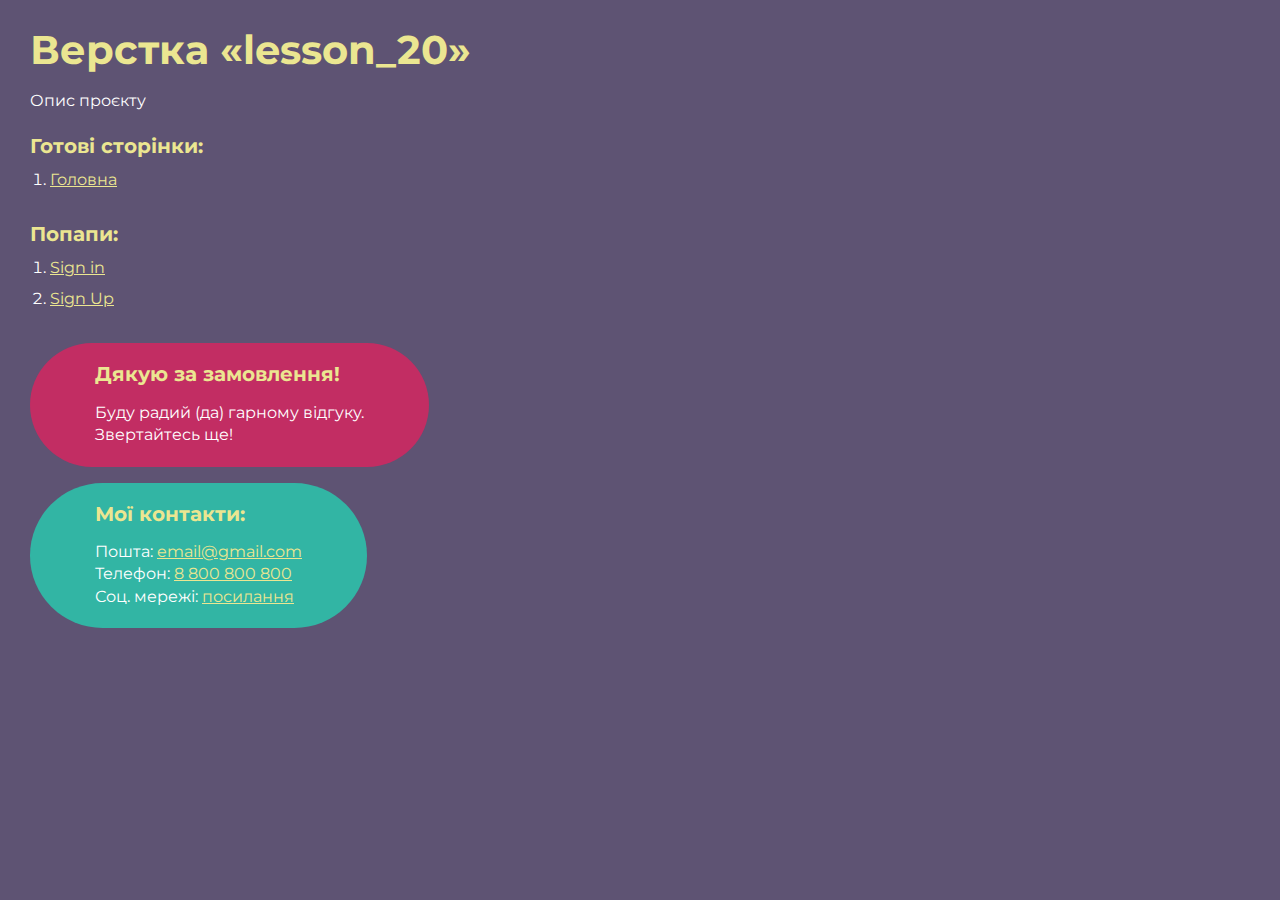
<file: index.html>
<!DOCTYPE html>
<html>

<head>
	<meta charset="UTF-8">
	<meta name="viewport" content="width=device-width, initial-scale=1.0">
	<title>Верстка «lesson_20»</title>
</head>

<body>
	<div class="rootpage">
		<h1>Верстка «lesson_20»</h1>
		<div class="rootpage__info">
			Опис проєкту
		</div>
		<h2>Готові сторінки:</h2>
		<ol class="rootpage__list">
			<li><a target="_blank" href="home.html">Головна</a></li>
		</ol>
		<h2>Попапи:</h2>
		<ol class="rootpage__list">
			<li><a target="_blank" href="home.html#login">Sign in</a></li>
			<li><a target="_blank" href="home.html#registration">Sign Up</a></li>

		</ol>
		<div class="rootpage__tnx">
			<h2>Дякую за замовлення!</h2>
			<p>Буду радий (да) гарному відгуку.</p>
			<p>Звертайтесь ще!</p>
		</div>
		<div class="rootpage__contacts">
			<h2>Мої контакти:</h2>
			<p>Пошта: <a href="mailto:email@gmail.com">email@gmail.com</a></p>
			<p>Телефон: <a href="tel:8800800800">8 800 800 800</a></p>
			<p>Соц. мережі: <a href="">посилання</a></p>
		</div>
	</div>
</body>
<style>
	@charset "UTF-8";
	@import url("https://fonts.googleapis.com/css?family=Montserrat:regular,700&display=swap");

	*,
	*::before,
	*::after {
		padding: 0px;
		margin: 0px;
		border: 0px;
		box-sizing: border-box;
	}

	html,
	body {
		height: 100%;
		margin: 0;
		padding: 0;
		min-width: 320px;
		width: 100%;
		color: #fff;
		background-color: #5e5373;
	}

	body {
		font-family: Montserrat;
		font-size: 100%;
		line-height: 1;
		font-size: 1rem;
	}

	a {
		text-decoration: underline;
		color: #ebe691
	}

	a:visited {
		text-decoration: underline;
		color: #aaa768;
	}

	a:hover {
		text-decoration: none;
	}

	ul li {
		list-style: none;
	}

	img {
		vertical-align: top;
	}

	.wrapper {
		width: 100%;
		min-height: 100%;
		overflow: hidden;
	}

	.rootpage {
		padding: 30px;
		display: flex;
		flex-direction: column;
		align-items: flex-start;
	}

	@media (max-width: 767px) {
		.rootpage {
			padding: 30px 15px;
		}
	}

	h1 {
		color: #ebe691;
		font-size: 2.5rem;
		margin: 0px 0px 1.25rem 0px;
	}

	@media (max-width: 767px) {
		h1 {
			font-size: 1.85rem;
			margin: 0px 0px 1.25rem 0px;
		}
	}

	h2 {
		color: #ebe691;
		font-size: 1.25rem;
		margin: 0px 0px 1rem 0px;
	}

	@media (max-width: 767px) {
		h2 {
			font-size: 1.125rem;
			margin: 0px 0px 1rem 0px;
		}
	}

	.rootpage__info {
		line-height: 140%;
		margin: 0px 0px 1.5rem 0px;
	}

	.rootpage__list {
		margin: 0px 0px 2.25rem 1.25rem;
	}

	.rootpage__list li:not(:last-child) {
		margin: 0px 0px 15px 0px;
	}

	.rootpage__contacts,
	.rootpage__tnx {
		border-radius: 200px;
		padding: 20px 65px;
		line-height: 140%;
	}

	@media (max-width: 767px) {

		.rootpage__contacts,
		.rootpage__tnx {
			border-radius: 40px;
			padding: 20px;
		}
	}

	.rootpage__contacts {
		background: #32b5a4;

	}

	.rootpage__contacts a {
		color: #ebe691;
	}

	.rootpage__tnx {
		background: #c22d63;
		margin: 0px 0px 1rem 0px;
	}
</style>

</html>
</file>
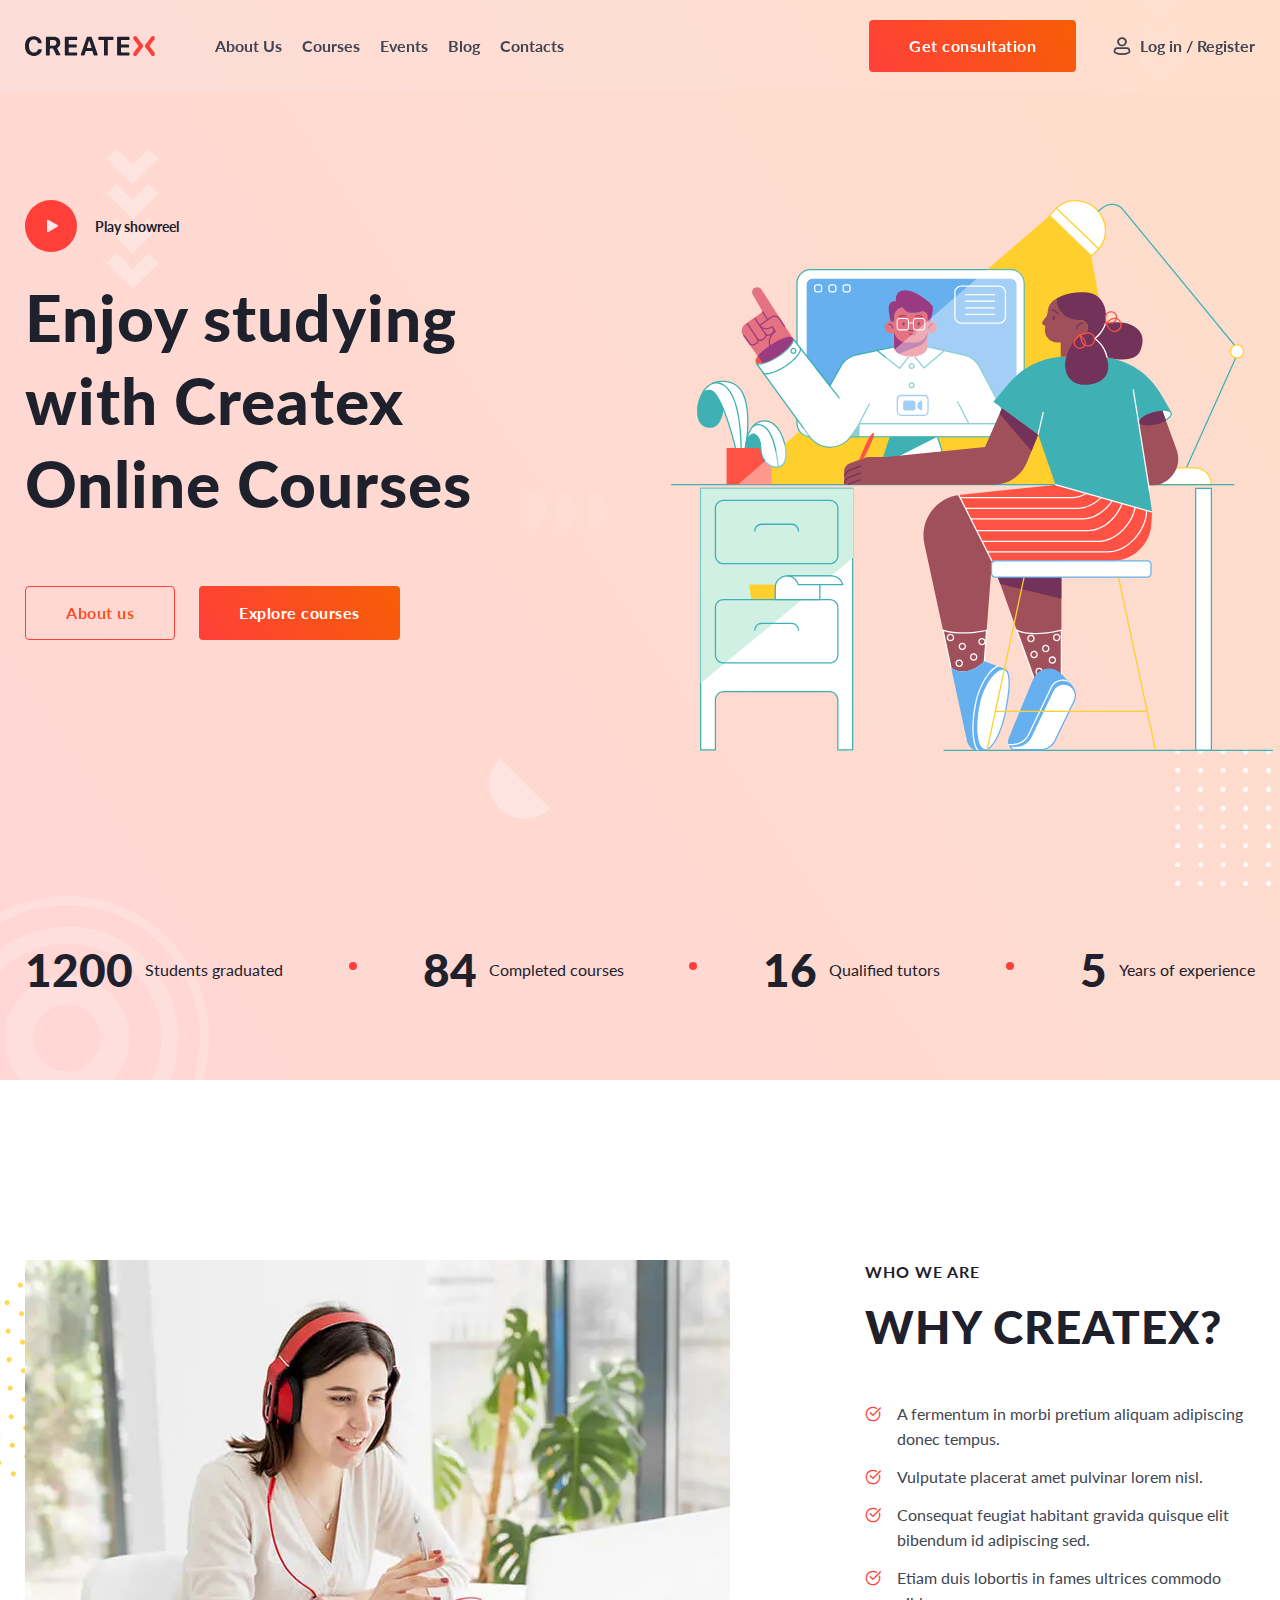
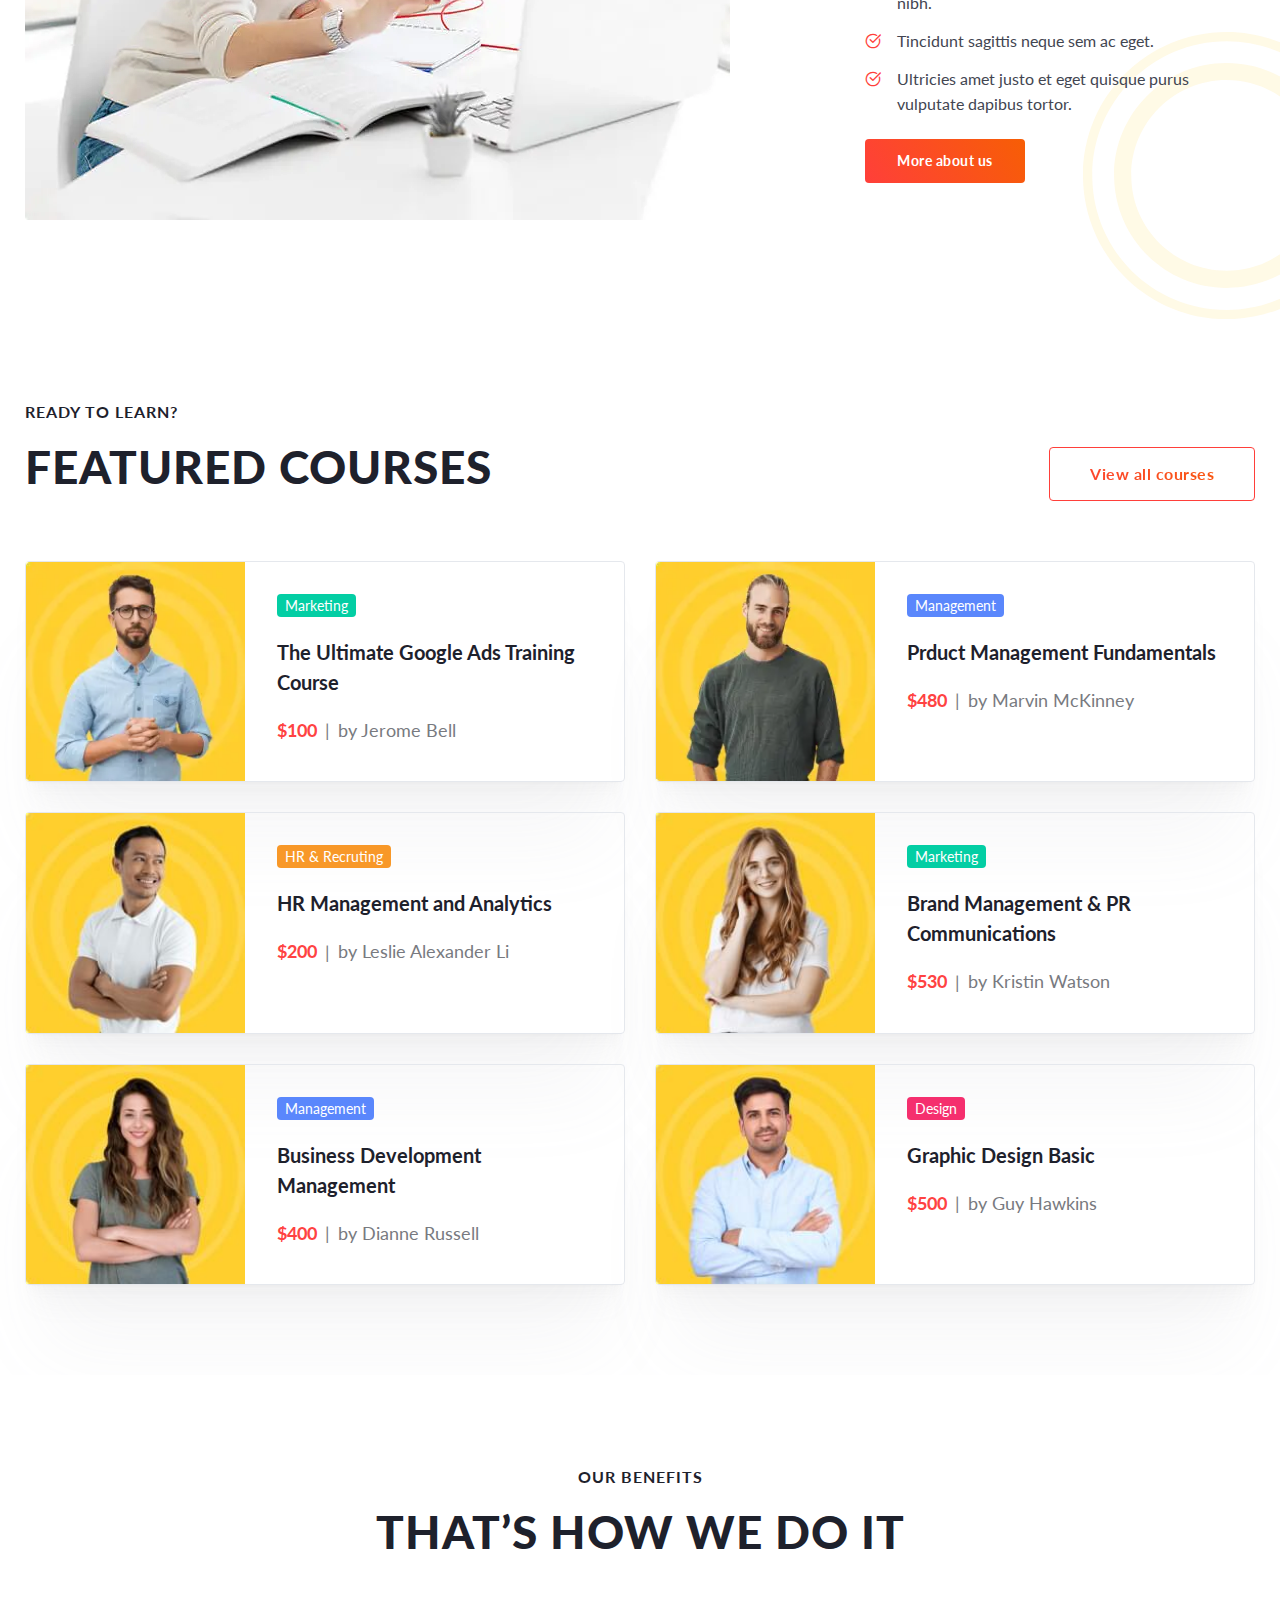
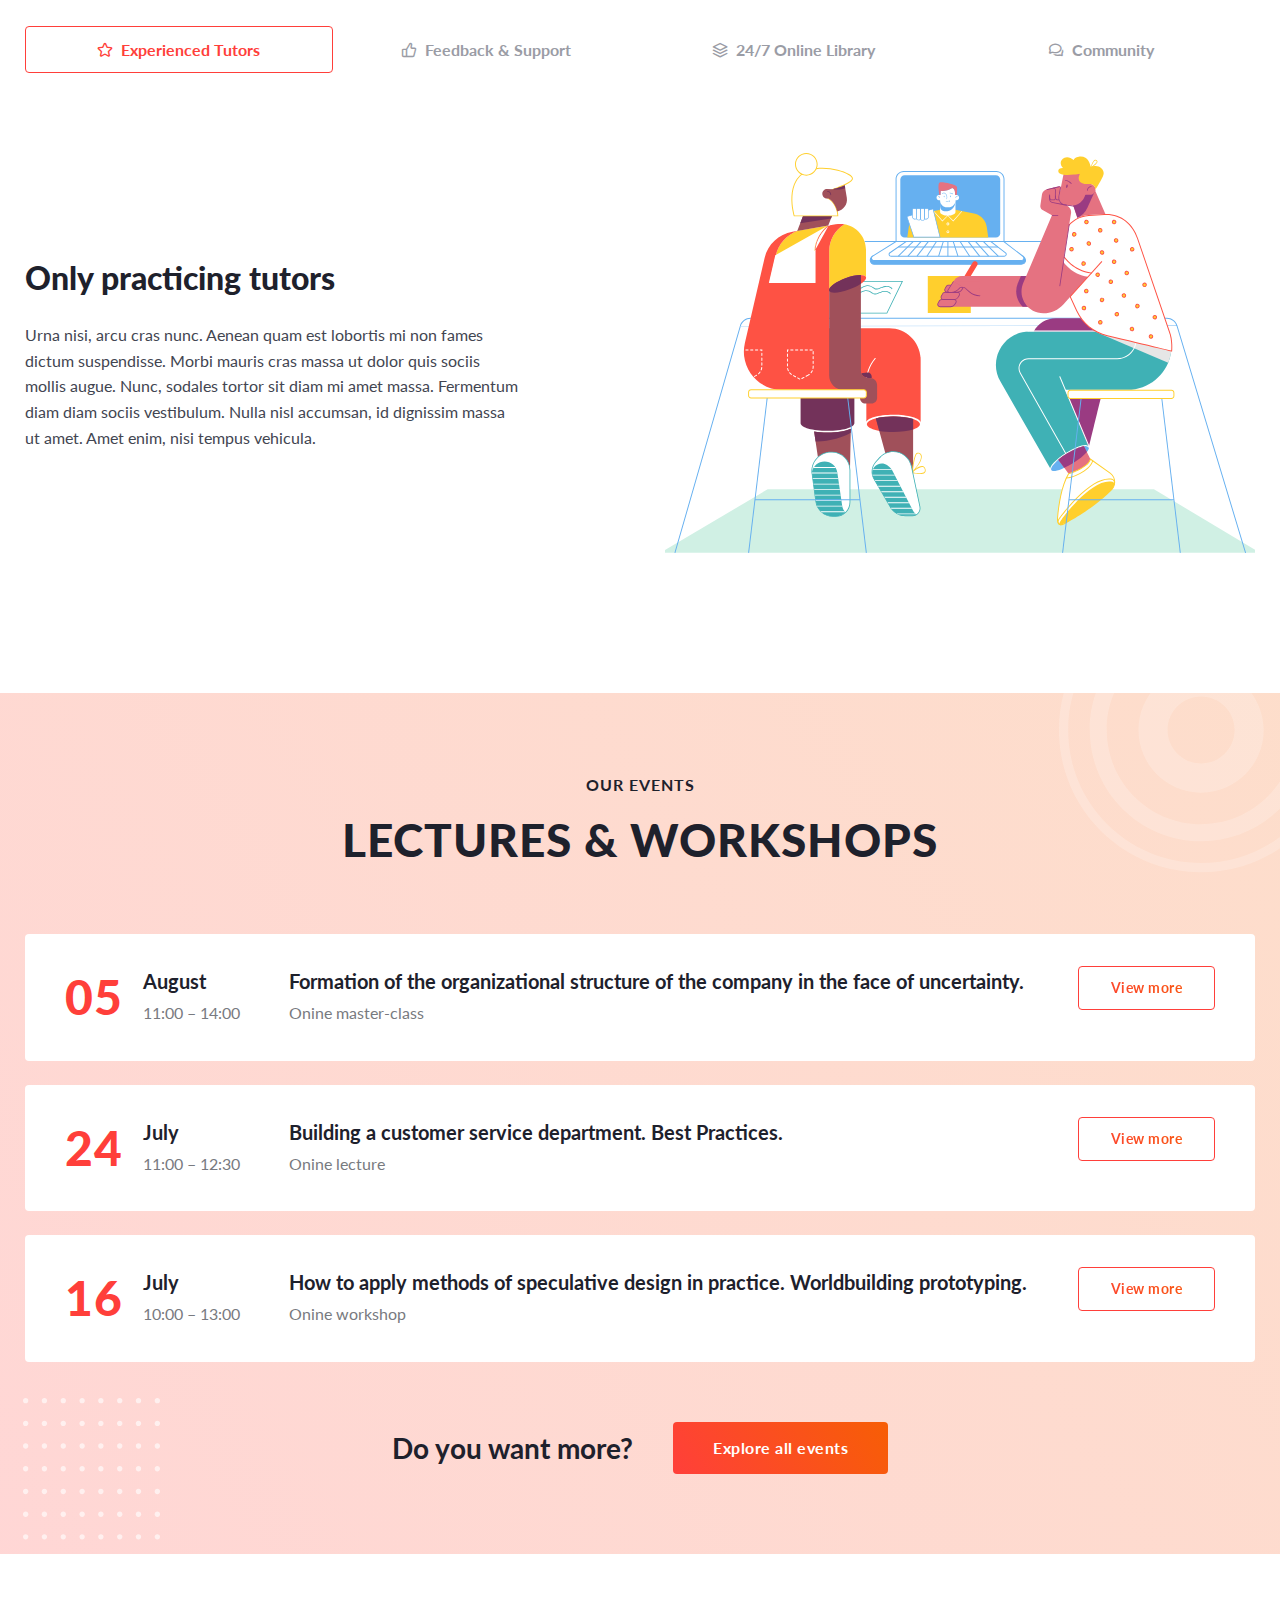
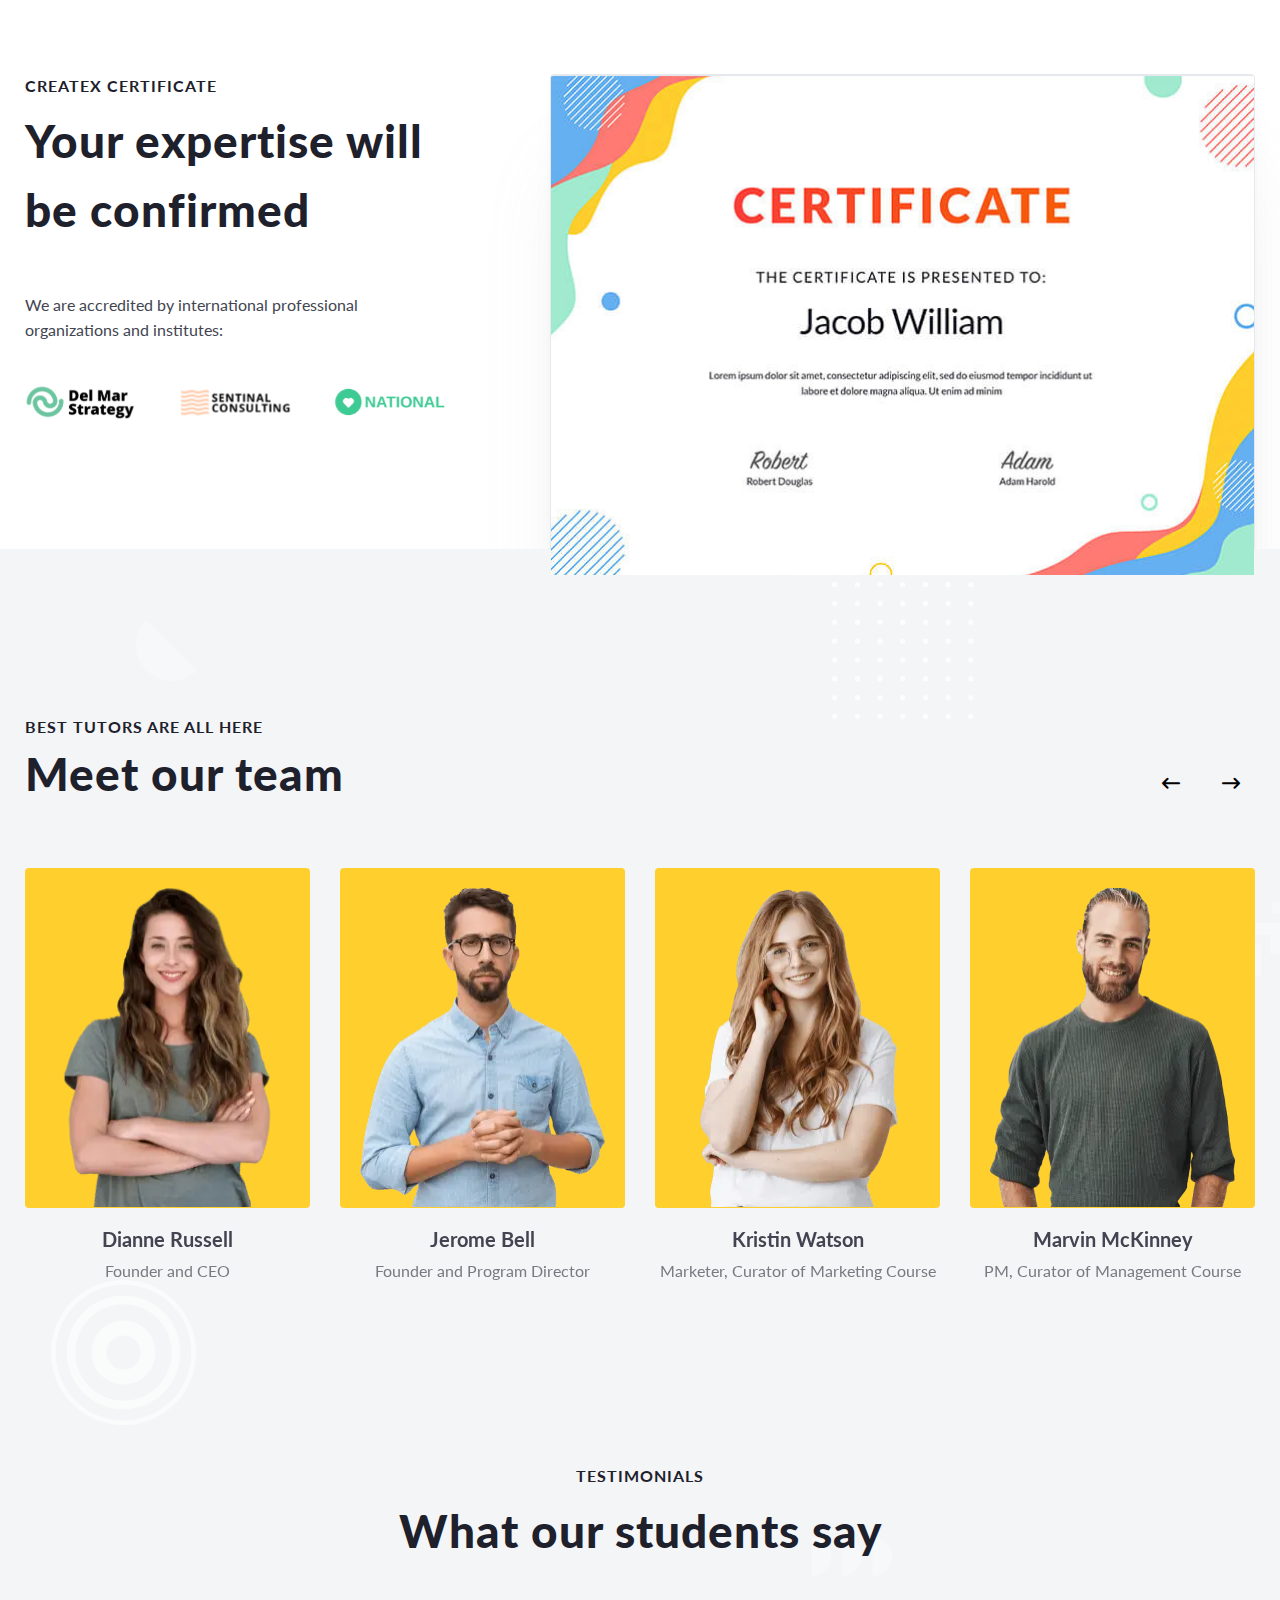
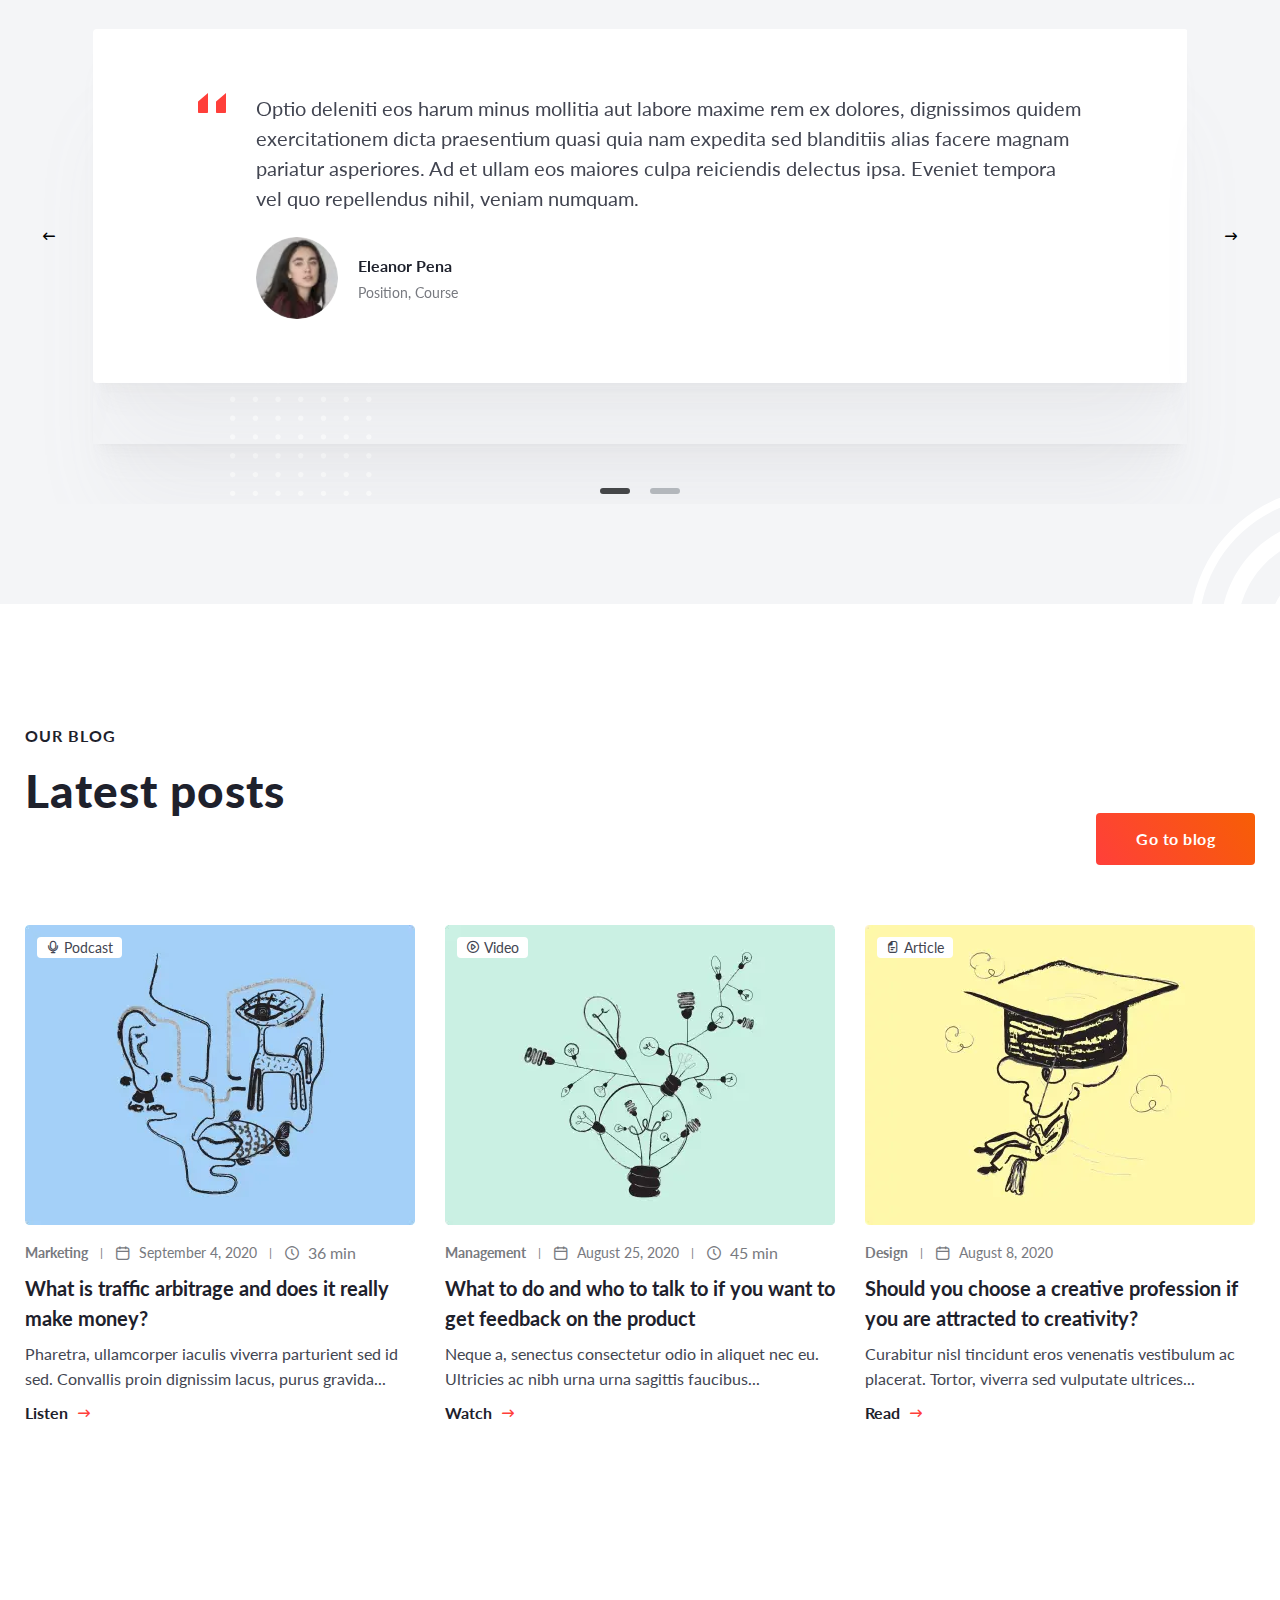
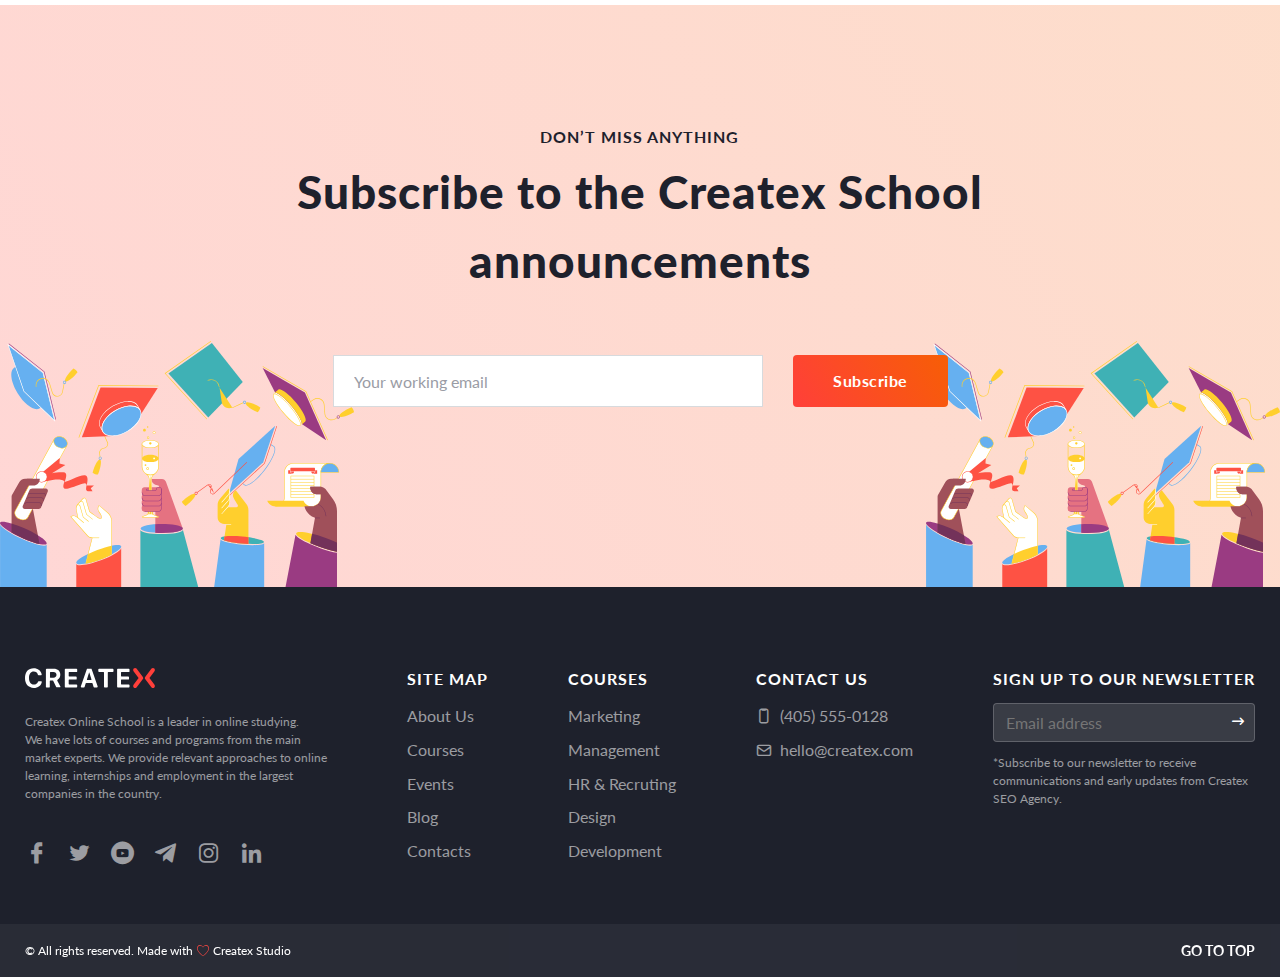
<file: home.html>
<!DOCTYPE html>
<html lang="en">

<head>
	<title>Createx | Online Courses - Home</title>
	<meta charset="UTF-8">
	<meta name="format-detection" content="telephone=no">
	<!-- <style>body{opacity: 0;}</style> -->
	<link rel="stylesheet" href="css/style.min.css?_v=20230224195142">
	<link rel="shortcut icon" href="favicon.ico">
	<!-- <meta name="robots" content="noindex, nofollow"> -->
	<meta name="viewport" content="width=device-width, initial-scale=1.0">
</head>

<body>
	<div class="wrapper">
		<header class="header">
			<div id="#go" class="header__container">
				<div class="header__logo">
					<img src="img/Navbar/logo.svg" alt="logo">
				</div>
				<div class="header__menu menu">
					<nav class="menu__body">
						<ul class="menu__list">
							<li class="menu__item"><a href="" class="menu__link">About Us</a></li>
							<li class="menu__item"><a href="" class="menu__link">Courses</a></li>
							<li class="menu__item"><a href="" class="menu__link">Events</a></li>
							<li class="menu__item"><a href="" class="menu__link">Blog</a></li>
							<li class="menu__item"><a href="" class="menu__link">Contacts</a></li>
						</ul>
					</nav>
				</div>
				<div class="header__action">
					<div class="action__button">
						<button href="" class="button-solid button-solid__large"><a>Get consultation</a></button>
					</div>
					<div data-da=".menu__list, 620" class="action__account">
						<span class="_icon-profile"></span>
						<div class="action__logoin">
							<span><a data-popup="#login" href="">Log in</a></span>
							<span>/</span>
							<span><a data-popup="#registration" href="">Register</a></span>
						</div>
					</div>
				</div>
				<button type="button" class="menu__icon icon-menu"><span></span></button>
			</div>
		</header>
		<main class="page">
			<section class="page__section">
				<div class="page__background">
					<img class="page__background page__background-shapes" src="img/mainpage/shapes/shapes.svg" alt="img">
					<img class="page__background page__background-shapescenter" src="img/mainpage/shapes/shapescenter.svg" alt="img">
					<img class="page__background page__background-vector" src="img/mainpage/shapes/Vector.svg" alt="">
					<img class="page__background page__background-shapesr" src="img/mainpage/shapes/shaper.svg" alt="img">
					<img class="page__background page__background-dots" src="img/mainpage/shapes/dots.svg" alt="img">
					<img class="page__background page__background-circles" src="img/mainpage/shapes/Group.svg" alt="img">
				</div>
				<div class="page__container">
					<div class="page__text">
						<div class="page__play-video">
							<a class="page__play-btn" href=""><img src="img/mainpage/smal.svg" alt=""></a>
							<p class="page__play-text">Play showreel</p>
						</div>
						<div class="page__text-title">
							<div>Enjoy studying with Createx Online Courses</div>
						</div>
						<div class="page__text-btn">
							<button class="button-outline button-outline__large">About us</button>
							<button class="button-solid button-solid__large">Explore courses</button>
						</div>
					</div>
					<div class="page__illustration">
						<img src="img/mainpage/illustration.svg" alt="img">
					</div>
					<div class="page__statistics">
						<div class="page__statistics-item">
							<div class="page__statistics-item-number">1200</div>
							<div class="page__statistics-item-text">Students graduated</div>
						</div>
						<div class="page__statistics-ellipse">
							<img src="img/mainpage/ellipsse.svg" alt="elipce">
						</div>
						<div class="page__statistics-item">
							<div class="page__statistics-item-number">84</div>
							<div class="page__statistics-item-text">Completed courses</div>
						</div>
						<div class="page__statistics-ellipse">
							<img src="img/mainpage/ellipsse.svg" alt="elipce">
						</div>
						<div class="page__statistics-item">
							<div class="page__statistics-item-number">16</div>
							<div class="page__statistics-item-text">Qualified tutors</div>
						</div>
						<div class="page__statistics-ellipse">
							<img src="img/mainpage/ellipsse.svg" alt="elipce">
						</div>
						<div class="page__statistics-item">
							<div class="page__statistics-item-number">5</div>
							<div class="page__statistics-item-text">Years of experience</div>
						</div>
					</div>
				</div>
			</section>
			<section class="about__section">
				<div class="about__container">
					<div class="about__illustration about__image-ibg_contain">
						<picture><source srcset="img/about/image.webp" type="image/webp"><img src="img/about/image.jpg" alt="img"></picture>
					</div>
					<div class="about__text">
						<div class="about__text-title title">
							<div class="litl-title">Who we are</div>
							<div class="big-title">Why Createx?</div>
						</div>
						<ul class="about__text-list">
							<li class="about__list-items _icon-check">A fermentum in morbi pretium aliquam adipiscing donec tempus.</li>
							<li class="about__list-items _icon-check">Vulputate placerat amet pulvinar lorem nisl.</li>
							<li class="about__list-items _icon-check">Consequat feugiat habitant gravida quisque elit bibendum id adipiscing sed.</li>
							<li class="about__list-items _icon-check">Etiam duis lobortis in fames ultrices commodo nibh.</li>
							<li class="about__list-items _icon-check">Tincidunt sagittis neque sem ac eget.</li>
							<li class="about__list-items _icon-check">Ultricies amet justo et eget quisque purus vulputate dapibus tortor.</li>
						</ul>
						<div class="about__text-btn">
							<button type="button" class="button-solid button-solid__regular">More about us</button>
						</div>
					</div>
				</div>
				<div class="about__backround">
					<img class="about__backround-circles" src="img/about/backround/circles.svg" alt="img">
					<img class="about__backround-dots" src="img/about/backround/dots.svg" alt="">
				</div>
			</section>
			<section class="courses__section">
				<div class="courses__container">
					<div class="courses__title">
						<div class="title title__courses">
							<div class="litl-title">Ready to learn?</div>
							<div class="big-title">Featured Courses</div>
						</div>
						<div class="course__btn">
							<button type="button" class="button-outline button-outline__large">View all courses</button>
						</div>
					</div>
					<div class="course__cart-horisontal">
						<div class="courses__cart">
							<div class="courses__image-ibg_contain">
								<picture><source srcset="img/Courses/image.webp" type="image/webp"><img src="img/Courses/image.jpg" alt="speker"></picture>
							</div>
							<div class="courses__cart-content">
								<div class="courses-work courses-work__marketing">Marketing</div>
								<div class="courses__content-title">The Ultimate Google Ads Training Course</div>
								<div class="courses__content-info">
									<div class="courses__info-price">$100</div>
									<div class="courses__info-dot">|</div>
									<div class="courses__info-name">by Jerome Bell</div>
								</div>
							</div>
						</div>
						<div class="courses__cart">
							<div class="courses__image-ibg_contain">
								<picture><source srcset="img/Courses/image2.webp" type="image/webp"><img src="img/Courses/image2.jpg" alt="speker"></picture>
							</div>
							<div class="courses__cart-content">
								<div class="courses-work courses-work__management">Management</div>
								<div class="courses__content-title">Prduct Management Fundamentals</div>
								<div class="courses__content-info">
									<div class="courses__info-price">$480</div>
									<div class="courses__info-dot">|</div>
									<div class="courses__info-name">by Marvin McKinney</div>
								</div>
							</div>
						</div>
						<div class="courses__cart">
							<div class="courses__image-ibg_contain">
								<img src="img/Courses/image 3.jpg" alt="speker">
							</div>
							<div class="courses__cart-content">
								<div class="courses-work courses-work__recruting">HR & Recruting</div>
								<div class="courses__content-title">HR Management and Analytics</div>
								<div class="courses__content-info">
									<div class="courses__info-price">$200</div>
									<div class="courses__info-dot">|</div>
									<div class="courses__info-name">by Leslie Alexander Li</div>
								</div>
							</div>
						</div>
						<div class="courses__cart">
							<div class="courses__image-ibg_contain">
								<img src="img/Courses/image 4.jpg" alt="speker">
							</div>
							<div class="courses__cart-content">
								<div class="courses-work courses-work__marketing">Marketing</div>
								<div class="courses__content-title">Brand Management & PR Communications</div>
								<div class="courses__content-info">
									<div class="courses__info-price">$530</div>
									<div class="courses__info-dot">|</div>
									<div class="courses__info-name">by Kristin Watson</div>
								</div>
							</div>
						</div>
						<div class="courses__cart">
							<div class="courses__image-ibg_contain">
								<img src="img/Courses/image 5.jpg" alt="speker">
							</div>
							<div class="courses__cart-content">
								<div class="courses-work courses-work__management">Management</div>
								<div class="courses__content-title">Business Development Management</div>
								<div class="courses__content-info">
									<div class="courses__info-price">$400</div>
									<div class="courses__info-dot">|</div>
									<div class="courses__info-name">by Dianne Russell</div>
								</div>
							</div>
						</div>
						<div class="courses__cart">
							<div class="courses__image-ibg_contain">
								<img src="img/Courses/image 6.jpg" alt="speker">
							</div>
							<div class="courses__cart-content">
								<div class="courses-work courses-work__design">Design</div>
								<div class="courses__content-title">Graphic Design Basic</div>
								<div class="courses__content-info">
									<div class="courses__info-price">$500</div>
									<div class="courses__info-dot">|</div>
									<div class="courses__info-name">by Guy Hawkins</div>
								</div>
							</div>
						</div>
					</div>
				</div>
			</section>
			<section class="benefits__section">
				<div class="benefits__container">
					<div class="benefis__title">
						<div class="title title_center">
							<div class="litl-title">Our benefits</div>
							<div class="big-title">That’s how we do it</div>
						</div>
					</div>
					<div data-tabs class="tabs">
						<nav data-tabs-titles class="tabs__navigation">
							<button type="button" class="tabs__title _icon-star _tab-active">Experienced Tutors</button>
							<button type="button" class="tabs__title _icon-like">Feedback & Support</button>
							<button type="button" class="tabs__title _icon-layouts">24/7 Online Library</button>
							<button type="button" class="tabs__title _icon-chat">Community</button>
						</nav>
						<div data-tabs-body class="tabs__content">
							<div class="tabs__body tab">
								<div class="tab__item">
									<div class="tab__info">
										<h5 class="tab__title">Only practicing tutors</h5>
										<div class="tab__text">
											Urna nisi, arcu cras nunc. Aenean quam est lobortis mi non fames dictum
											suspendisse. Morbi mauris cras massa ut dolor
											quis sociis mollis augue. Nunc, sodales tortor sit diam mi amet massa.
											Fermentum
											diam diam sociis vestibulum. Nulla nisl
											accumsan, id dignissim massa ut amet. Amet enim, nisi tempus vehicula.
										</div>
									</div>
									<div class="tab__image-ibg">
										<img src="img/benefis/illustration.svg" alt="img">
									</div>
								</div>
							</div>
							<div class="tabs__body tab">
								<div class="tab__item">
									<div class="tab__image-ibg">
										<img src="img/benefis/02.svg" alt="img">
									</div>
									<div class="tab__info">
										<h5 class="tab__title">Always in touch, ready to support</h5>
										<div class="tab__text">
											Faucibus erat massa elementum nec fermentum augue. Ante pellentesque dis et malesuada mauris, faucibus est et a. Gravida malesuada ut varius eu pretium vitae eu. Volutpat nullam posuere eget felis at dui neque. Neque vitae, pulvinar donec integer lacus, fermentum, faucibus. Lorem porttitor hendrerit vel interdum arcu arcu mollis massa. Velit nulla felis ornare elit a platea malesuada.
										</div>
									</div>
								</div>
							</div>
							<div class="tabs__body tab">
								<div class="tab__item">
									<div class="tab__info">
										<h5 class="tab__title">The most carefully selected materials</h5>
										<div class="tab__text">
											Senectus magnis diam tellus nibh elit ac ac. Elit eget faucibus urna, feugiat arcu mattis viverra tempor id. Vivamus nunc quam donec non amet nulla etiam ullamcorper posuere. Venenatis commodo molestie eleifend nulla faucibus in. In sed felis adipiscing pharetra, etiam. Molestie euismod consectetur eu sed. Sit magnis sed sed ipsum vulputate pellentesque nullam faucibus.
										</div>
									</div>
									<div class="tab__image-ibg">
										<img src="img/benefis/03.svg" alt="img">
									</div>
								</div>
							</div>
							<div class="tabs__body tab">
								<div class="tab__item">
									<div class="tab__info">
										<h5 class="tab__title">Student communication</h5>
										<div class="tab__text">
											Eu placerat magna elementum nulla egestas id. Non sit enim tortor massa id tristique vel tincidunt sit. Tellus, ridiculus dictum purus nibh sed bibendum. In eleifend ac convallis convallis lectus. Urna semper ac non eros, donec accumsan egestas ipsum. Arcu at morbi.
										</div>
									</div>
									<div class="tab__image-ibg">
										<img src="img/benefis/04.svg" alt="img">
									</div>
								</div>
							</div>
						</div>
					</div>
				</div>
			</section>
			<section class="events__section">
				<div class="events__background">
					<img class="events__background events__background-dots" src="img/mainpage/shapes/dots.svg" alt="img">
					<img class="events__background events__background-circles" src="img/mainpage/shapes/Group.svg" alt="img">
				</div>
				<div class="events__container">
					<div class="events__block-title title title_center">
						<div class="litl-title">Our Events</div>
						<div class="big-title">Lectures & workshops</div>
					</div>
					<div class="events__block-events">
						<div class="events__list">
							<div class="events__list-data">
								<div class="events__data-item">05</div>
								<div class="events__month-item">
									<div class="events__item-month">August</div>
									<div class="events__item-time">11:00 – 14:00</div>
								</div>
							</div>
							<div class="events__list-info">
								<div class="events__item-info">Formation of the organizational structure of the company in the face of uncertainty.</div>
								<div class="events__item-type">Onine master-class</div>
							</div>
							<div class="events__list-btn">
								<button class="button-outline button-outline__regular">View more</button>
							</div>
						</div>
						<div class="events__list">
							<div class="events__list-data">
								<div class="events__data-item">24</div>
								<div class="events__month-item">
									<div class="events__item-month">July</div>
									<div class="events__item-time">11:00 – 12:30</div>
								</div>
							</div>
							<div class="events__list-info">
								<div class="events__item-info">Building a customer service department. Best Practices.</div>
								<div class="events__item-type">Onine lecture</div>
							</div>
							<div class="events__list-btn">
								<button class="button-outline button-outline__regular">View more</button>
							</div>
						</div>
						<div class="events__list">
							<div class="events__list-data">
								<div class="events__data-item">16</div>
								<div class="events__month-item">
									<div class="events__item-month">July</div>
									<div class="events__item-time">10:00 – 13:00</div>
								</div>
							</div>
							<div class="events__list-info">
								<div class="events__item-info">How to apply methods of speculative design in practice. Worldbuilding prototyping.</div>
								<div class="events__item-type">Onine workshop</div>
							</div>
							<div class="events__list-btn">
								<button class="button-outline button-outline__regular">View more</button>
							</div>
						</div>
					</div>
					<div class="events__block-view">
						<div class="events__view">
							<div class="events__view-text">Do you want more?</div>
							<button class="button-solid button-solid__large">Explore all events</button>
						</div>
					</div>
				</div>
			</section>
			<section class="certificate__section">
				<div class="certificate__container">
					<div class="certificate__info">
						<div class="certificate__title title">
							<div class="litl-title ">Createx Certificate</div>
							<div class="big-title certificate-title">Your expertise will be confirmed</div>
						</div>
						<div class="certificate__text">We are accredited by international professional organizations and institutes:</div>
						<div class="certificate__logo">
							<div class="certificate-logo__image-ibg"><img src="img/Certificate/logo.svg" alt="img"></div>
							<div class="certificate-logo__image-ibg"><img src="img/Certificate/logo1.svg" alt="img"></div>
							<div class="certificate-logo__image-ibg"><img src="img/Certificate/logo2.svg" alt="img"></div>
						</div>
					</div>
					<div class="certifikate__image-ibg"><img src="img/Certificate/Ломтик 1.svg" alt="img"></div>
				</div>
			</section>
			<section class="team__section">
				<div class="team__background">
					<img class="team__background team__background-shapes" src="img/mainpage/shapes/shapes.svg" alt="img">
					<img class="team__background team__background-shapescenter" src="img/mainpage/shapes/shapescenter.svg" alt="img">
					<img class="team__background team__background-vector" src="img/mainpage/shapes/Vector.svg" alt="">
					<img class="team__background team__background-shapesr" src="img/teem/circles.svg" alt="img">
					<img class="team__background team__background-dots" src="img/mainpage/shapes/dots.svg" alt="img">
					<img class="team__background team__background-dotss" src="img/mainpage/shapes/dots.svg" alt="img">
					<img class="team__background team__background-circles" src="img/mainpage/shapes/Group.svg" alt="img">
				</div>
				<div class="team__container">
					<div class="team__heading">
						<div class="team__title">
							<div class="litl-title">Best tutors are all here</div>
							<div class="big-title big-titlel">Meet our team</div>
						</div>
						<div class="team__klick">
							<div class="team__button">
								<button type="button" class="teamswiper-button-prev _icon-prevbtn _icon-prevbtn-team"></button>
							</div>
							<div class="team__button">
								<button type="button" class="teamswiper-button-next _icon-right _icon-right-team"></button>
							</div>
						</div>
					</div>
					<!-- Оболочка слайдера -->
					<div class="team__slider swiper">
						<!-- Двигающееся часть слайдера -->
						<div class="team__wrapper swiper-wrapper">
							<!-- Слайд -->
							<div class="team__slide swiper-slide">
								<div class="team__image-ibg">
									<picture><source srcset="img/teem/team/image.webp" type="image/webp"><img src="img/teem/team/image.png" alt="img"></picture>
									<div class="team__hover">
										<div class="team__social">
											<a class="_icon-facebook" href=""></a>
											<a class="_icon-instagram" href=""></a>
											<a class="_icon-linkedIn" href=""></a>
										</div>
									</div>
								</div>
								<div class="team__text">
									<div class="team__name">Dianne Russell</div>
									<div class="team__profeshen">Founder and CEO</div>
								</div>
							</div>
							<div class="team__slide swiper-slide">
								<div class="team__image-ibg">
									<picture><source srcset="img/teem/team/image2.webp" type="image/webp"><img src="img/teem/team/image2.png" alt="img"></picture>
									<div class="team__hover">
										<div class="team__social">
											<a class="_icon-facebook" href=""></a>
											<a class="_icon-instagram" href=""></a>
											<a class="_icon-linkedIn" href=""></a>
										</div>
									</div>
								</div>
								<div class="team__text">
									<div class="team__name">Jerome Bell</div>
									<div class="team__profeshen">Founder and Program Director</div>
								</div>
							</div>
							<div class="team__slide swiper-slide">
								<div class="team__image-ibg">
									<picture><source srcset="img/teem/team/image3.webp" type="image/webp"><img src="img/teem/team/image3.png" alt="img"></picture>
									<div class="team__hover">
										<div class="team__social">
											<a class="_icon-facebook" href=""></a>
											<a class="_icon-instagram" href=""></a>
											<a class="_icon-linkedIn" href=""></a>
										</div>
									</div>
								</div>
								<div class="team__text">
									<div class="team__name">Kristin Watson</div>
									<div class="team__profeshen">Marketer, Curator of Marketing Course</div>
								</div>
							</div>
							<div class="team__slide swiper-slide">
								<div class="team__image-ibg">
									<picture><source srcset="img/teem/team/image4.webp" type="image/webp"><img src="img/teem/team/image4.png" alt="img"></picture>
									<div class="team__hover">
										<div class="team__social">
											<a class="_icon-facebook" href=""></a>
											<a class="_icon-instagram" href=""></a>
											<a class="_icon-linkedIn" href=""></a>
										</div>
									</div>
								</div>
								<div class="team__text">
									<div class="team__name">Marvin McKinney</div>
									<div class="team__profeshen">PM, Curator of Management Course</div>
								</div>
							</div>
							<div class="team__slide swiper-slide">
								<div class="team__image-ibg">
									<picture><source srcset="img/teem/team/05.webp" type="image/webp"><img src="img/teem/team/05.jpg" alt="img"></picture>
									<div class="team__hover">
										<div class="team__social">
											<a class="_icon-facebook" href=""></a>
											<a class="_icon-instagram" href=""></a>
											<a class="_icon-linkedIn" href=""></a>
										</div>
									</div>
								</div>
								<div class="team__text">
									<div class="team__name">Leslie Alexander Li</div>
									<div class="team__profeshen">Curator of HR & Recruting Course</div>
								</div>
							</div>
							<div class="team__slide swiper-slide">
								<div class="team__image-ibg">
									<picture><source srcset="img/teem/team/06.webp" type="image/webp"><img src="img/teem/team/06.jpg" alt="img"></picture>
									<div class="team__hover">
										<div class="team__social">
											<a class="_icon-facebook" href=""></a>
											<a class="_icon-instagram" href=""></a>
											<a class="_icon-linkedIn" href=""></a>
										</div>
									</div>
								</div>
								<div class="team__text">
									<div class="team__name">Kathryn Murphy</div>
									<div class="team__profeshen">Analyst and Marketing specialist</div>
								</div>
							</div>
							<div class="team__slide swiper-slide">
								<div class="team__image-ibg">
									<picture><source srcset="img/teem/team/07.webp" type="image/webp"><img src="img/teem/team/07.jpg" alt="img"></picture>
									<div class="team__hover">
										<div class="team__social">
											<a class="_icon-facebook" href=""></a>
											<a class="_icon-instagram" href=""></a>
											<a class="_icon-linkedIn" href=""></a>
										</div>
									</div>
								</div>
								<div class="team__text">
									<div class="team__name">Brooklyn Simmons</div>
									<div class="team__profeshen">Curator of Development Course</div>
								</div>
							</div>
							<div class="team__slide swiper-slide">
								<div class="team__image-ibg">
									<picture><source srcset="img/teem/team/08.webp" type="image/webp"><img src="img/teem/team/08.jpg" alt="img"></picture>
									<div class="team__hover">
										<div class="team__social">
											<a class="_icon-facebook" href=""></a>
											<a class="_icon-instagram" href=""></a>
											<a class="_icon-linkedIn" href=""></a>
										</div>
									</div>
								</div>
								<div class="team__text">
									<div class="team__name">Cody Fisher</div>
									<div class="team__profeshen">UX Designer, Curator of Design Course</div>
								</div>
							</div>
						</div>
					</div>
				</div>
				<div class="teamtext__container">
					<div class="teamtext__title title title_center">
						<div class="litl-title">TESTIMONIALS</div>
						<div class="big-title big-titlel">What our students say</div>
					</div>
					<div class="teamtext__blok">
						<div class="teamtext__klick">
							<div class="teamtext__button-prev">
								<button type="button" class="textswiper-button-prev _icon-prevbtn _icon-prevbtn-team"></button>
							</div>
						</div>
						<!-- Оболочка слайдера -->
						<div class="teamtext__slider swiper">
							<!-- Двигающееся часть слайдера -->
							<div class="teamtext__wrapper swiper-wrapper">
								<!-- Слайд -->
								<div class="teamtext__slide swiper-slide">
									<div class="teamtext__braces">
										<div class="teamtext__text">
											<p>Optio deleniti eos harum minus mollitia aut labore maxime rem ex dolores, dignissimos quidem exercitationem dicta praesentium quasi quia nam expedita sed blanditiis alias facere magnam pariatur asperiores. Ad et ullam eos maiores culpa reiciendis delectus ipsa. Eveniet tempora vel quo repellendus nihil, veniam numquam.</p>
										</div>
										<div class="teamtext__user">
											<div class="teamtext__image-ibg">
												<picture><source srcset="img/teem/image.webp" type="image/webp"><img src="img/teem/image.jpg" alt=""></picture>
											</div>
											<div class="teamtext__username">
												<div class="teamtext__name">Eleanor Pena</div>
												<div class="teamtext__position">Position, Course</div>
											</div>
										</div>
									</div>
								</div>
								<div class="teamtext__slide swiper-slide">
									<div class="teamtext__braces">
										<div class="teamtext__text">
											<p>Vero dolores exercitationem quidem eum sit accusamus. Quisquam cumque nesciunt fugiat quae delectus quo earum deleniti, labore odio sint recusandae aperiam aut nemo placeat pariatur beatae dignissimos amet quos! A ipsam soluta possimus quisquam commodi natus nam aperiam ratione deleniti.</p>
										</div>
										<div class="teamtext__user">
											<div class="teamtext__image-ibg">
												<picture><source srcset="img/teem/team/01.webp" type="image/webp"><img src="img/teem/team/01.jpg" alt=""></picture>
											</div>
											<div class="teamtext__username">
												<div class="teamtext__name">Courtney Alexander</div>
												<div class="teamtext__position">Position, Course</div>
											</div>
										</div>
									</div>
								</div>
							</div>
						</div>
						<div class="teamtext__klick">
							<div class="teamtext__button-next">
								<button type="button" class="textswiper-button-next _icon-right _icon-right-team"></button>
							</div>
						</div>
						<div class="swiper-pagination">
						</div>
					</div>
				</div>
			</section>
			<section class="blog__section">
				<div class="blog__container">
					<div class="blog__block-heading">
						<div class="blog__title title">
							<div class="litl-title">Our blog</div>
							<div class="big-title big-titlel">Latest posts</div>
						</div>
						<div class="blog__button">
							<button type="button" class="button-solid button-solid__large">Go to blog</button>
						</div>
					</div>
					<div class="blog__block-cart">
						<div class="blog__cart blog__cart-podcast">
							<div class="blog-cart__image-ibg">
								<picture><source srcset="img/blog/image1.webp" type="image/webp"><img src="img/blog/image1.jpg" alt="img"></picture>
								<div class="blog-cart__image-badge">
									<p class="_icon-mic"></p>
									<p>Podcast</p>
								</div>
							</div>
							<div class="blog-cart__text">
								<div class="blog-cart__meta">
									<div class="blog-cart-meta__profesion">
										<p class="profession">Marketing</p>
									</div>
									<p>|</p>
									<div class="blog-cart-meta__calendar _icon-calendar">
										<p class="calendar">September 4, 2020</p>
									</div>
									<p>|</p>
									<div class="blog-cart-meta__time _icon-clock">
										<p class="time">36 min</p>
									</div>
								</div>
								<div class="blog-cart__title">
									What is traffic arbitrage and does it really make money?
								</div>
								<div class="blog-cart__text-text">
									Pharetra, ullamcorper iaculis viverra parturient sed id sed. Convallis proin dignissim lacus, purus gravida...
								</div>
								<div class="blog-cart__listen">
									<a href="#">Listen</a>
									<p class="_icon-right _icon-right-blog"></p>
								</div>
							</div>
						</div>
						<div class="blog__cart blog__cart-podcast">
							<div class="blog-cart__image-ibg">
								<picture><source srcset="img/blog/image2.webp" type="image/webp"><img src="img/blog/image2.jpg" alt="img"></picture>
								<div class="blog-cart__image-badge">
									<p class="_icon-play"></p>
									<p>Video</p>
								</div>
							</div>
							<div class="blog-cart__text">
								<div class="blog-cart__meta">
									<div class="blog-cart-meta__profesion">
										<p class="profession">Management</p>
									</div>
									<p>|</p>
									<div class="blog-cart-meta__calendar _icon-calendar">
										<p class="calendar">August 25, 2020</p>
									</div>
									<p>|</p>
									<div class="blog-cart-meta__time _icon-clock">
										<p class="time">45 min</p>
									</div>
								</div>
								<div class="blog-cart__title">
									What to do and who to talk to if you want to get feedback on the product
								</div>
								<div class="blog-cart__text-text">
									Neque a, senectus consectetur odio in aliquet nec eu. Ultricies ac nibh urna urna sagittis faucibus...
								</div>
								<div class="blog-cart__listen">
									<a href="#">Watch</a>
									<p class="_icon-right _icon-right-blog"></p>
								</div>
							</div>
						</div>
						<div class="blog__cart blog__cart-podcast">
							<div class="blog-cart__image-ibg">
								<picture><source srcset="img/blog/image3.webp" type="image/webp"><img src="img/blog/image3.jpg" alt="img"></picture>
								<div class="blog-cart__image-badge">
									<p class="_icon-files"></p>
									<p>Article</p>
								</div>
							</div>
							<div class="blog-cart__text">
								<div class="blog-cart__meta">
									<div class="blog-cart-meta__profesion">
										<p class="profession">Design</p>
									</div>
									<p>|</p>
									<div class="blog-cart-meta__calendar _icon-calendar">
										<p class="calendar">August 8, 2020</p>
									</div>
								</div>
								<div class="blog-cart__title">
									Should you choose a creative profession if you are attracted to creativity?
								</div>
								<div class="blog-cart__text-text">
									Curabitur nisl tincidunt eros venenatis vestibulum ac placerat. Tortor, viverra sed vulputate ultrices...
								</div>
								<div class="blog-cart__listen">
									<a href="#">Read</a>
									<p class="_icon-right _icon-right-blog"></p>
								</div>
							</div>
						</div>
					</div>
				</div>
			</section>
			<section class="subscribe__section">
				<div class="subscribe__background">
					<img class="subscribe__background subscribe__background-shapes" src="img/subscribe/illustration.svg" alt="img">
					<img class="subscribe__background subscribe__background-shapes1" src="img/subscribe/illustration.svg" alt="img">
				</div>
				<div class="subscribe__container">
					<div class="subscribe__heading">
						<div class="title_subscribe">
							<div class="litl-title">Don’t miss anything</div>
							<div class="big-title big-titlel">Subscribe to the Createx School announcements</div>
						</div>
					</div>
					<form class="subscrib__form" action="files/sendmail/sendmail.php" method="POST">
						<input type="text" name="form[email]" data-error="Error" placeholder="Your working email" class="input input-subscribe">
						<button type="submit" class="button button-solid button-solid__large">Subscribe</button>
					</form>
				</div>
			</section>
		</main>
		<footer data-spollers="1100,max" class="footer">
			<div class="footer__container">
				<div class="footer__column footer__column-createx">
					<div class="footer__column-logo">
						<img src="img/footer/logo.svg" alt="logo">
					</div>
					<div class="footer__column-text">
						Createx Online School is a leader in online studying. We have lots of courses and programs from the main market experts. We provide relevant approaches to online learning, internships and employment in the largest companies in the country.
					</div>
					<div class="footer__column-socials">
						<a class="_icon-facebook" href=""></a>
						<a class="_icon-twitter" href=""></a>
						<a class="_icon-youtube" href=""></a>
						<a class="_icon-telegram" href=""></a>
						<a class="_icon-instagram" href=""></a>
						<a class="_icon-linkedIn" href=""></a>
					</div>
				</div>
				<div class="footer__column footer__column-map">
					<button type="button" data-spoller class="footer__column-title">SITE MAP</button>
					<nav class="footer__column-menu">
						<ul class="footer__column-list">
							<li class="footer__column-item"><a class="footer__column-link" href="">About Us</a></li>
							<li class="footer__column-item"><a class="footer__column-link" href="">Courses</a></li>
							<li class="footer__column-item"><a class="footer__column-link" href="">Events</a></li>
							<li class="footer__column-item"><a class="footer__column-link" href="">Blog</a></li>
							<li class="footer__column-item"><a class="footer__column-link" href="">Contacts</a></li>
						</ul>
					</nav>
				</div>
				<div class="footer__column footer__column-courses">
					<button type="button" data-spoller class="footer__column-title">COURSES</button>
					<nav class="footer__column-menu">
						<ul class="footer__column-list">
							<li class="footer__column-item"><a class="footer__column-link" href="">Marketing</a></li>
							<li class="footer__column-item"><a class="footer__column-link" href="">Management</a></li>
							<li class="footer__column-item"><a class="footer__column-link" href="">HR & Recruting</a></li>
							<li class="footer__column-item"><a class="footer__column-link" href="">Design</a></li>
							<li class="footer__column-item"><a class="footer__column-link" href="">Development</a></li>
						</ul>
					</nav>
				</div>
				<div class="footer__column footer__column-contact">
					<button type="button" data-spoller class="footer__column-title">CONTACT US</button>
					<nav class="footer__column-menu">
						<ul class="footer__column-list">
							<li class="footer__column-item">
								<a class="_icon-iphone" href=""></a>
								<a class="footer__column-link " href="">(405) 555-0128</a>
							</li>
							<li class="footer__column-item">
								<a class="_icon-mail" href=""></a>
								<a class="footer__column-link " href="">hello@createx.com</a>
							</li>
						</ul>
					</nav>
				</div>
				<div class="footer__column footer__column-email">
					<div class="footer__column-titleemail">
						<div>
							<a href="">SIGN UP TO OUR NEWSLETTER</a>
						</div>
					</div>
					<nav class="footer__column-menu">
						<ul class="footer__column-list">
							<form class="footer__form" action="files/sendmail/sendmail.php" method="POST">
								<div class="footer__large">
									<input style="color: white;" class="footer__input" id="email" type="email" required placeholder="Email address" name="email">
									<label class="footer__label" for="email"></label>
								</div>
							</form>
						</ul>
					</nav>
					<div class="footer__column-text">
						*Subscribe to our newsletter to receive communications and early updates from Createx SEO Agency.
					</div>
				</div>
			</div>
		</footer>
		<footer class="footer-end">
			<div class="footer-end__container">
				<div class="footer-end__favorite">
					© All rights reserved. Made with <a class="_icon-favorite" href=""></a> Createx Studio
				</div>
				<div class="footer-end__go">
					<a href="go">GO TO TOP</a>
				</div>
			</div>
		</footer>
	</div>
	<div id="login" aria-hidden="true" class="popup">
		<div class="popup__wrapper">
			<div class="popup__content">
				<button data-close type="button" class="popup__close"><img src="img/Cross.svg" alt="Cross"></button>
				<div class="popup__text">
					<div class="popup__title">Sign in</div>
					<div>Sign in to your account using email and password provided during registration.</div>
					<form class="popup__form" action="files/sendmail/sendmail.php" method="POST">
						<div class="form__large">
							<label class="form__label" for="email">Email</label>
							<input class="form__input" id="email" type="email" required placeholder="Your working email" name="email">
						</div>
						<div class="form__large">
							<label for="name" class="form__label">Password</label>
							<input id="name" required autocomplete="off" type="password" name="pass" placeholder="Password" class="form__input">
						</div>
						<div class="form__checbox">
							<div class="checkbox">
								<input id="c_1" data-error="Ошибка" class="checkbox__input" type="checkbox" value="1" name="form[]">
								<label for="c_1" class="checkbox__label"><span class="checkbox__text">Keep me signed in</span></label>
							</div>
							<div class="checkbox__password"><a href="">Forgot password?</a></div>
						</div>
						<div class="form__button">
							<button type="submit" class="button-solid button-solid__regular button-solid__form"><a>Sign in</a></button>
						</div>
					</form>
					<div class="popup__text-button">
						<div class="popup__text-button-gray">Don't have an account?<a class="popup__text-button-red" href="#registration"> Sign up</a></div>
					</div>
				</div>
				<div class="popup__block-socials">
					<div lass="socials-divider">
						<img class="socials-divider" src="img/divider.svg" alt="">
					</div>
					<div class="socials-text">
						Or sign in with
					</div>
					<div class="socials-icon">
						<a class="_icon-facebook" href="https://www.facebook.com/profile.php?id=100007674949403"></a>
						<a class="_icon-google" href=""></a>
						<a class="_icon-twitter" href=""></a>
						<a class="_icon-linkedIn" href=""></a>
					</div>
				</div>
			</div>
		</div>
	</div>
	<div id="registration" aria-hidden="true" class="popup">
		<div class="popup__wrapper">
			<div class="popup__content">
				<button data-close type="button" class="popup__close"><img src="img/Cross.svg" alt="Cross"></button>
				<div class="popup__text">
					<div class="popup__title">Sign up</div>
					<div>Registration takes less than a minute but gives you full control over your studying.</div>
					<form class="popup__form" action="files/sendmail/sendmail.php" method="POST">
						<div class="form__large">
							<label for="name" class="form__label">Full Name</label>
							<input id="name" required autocomplete="off" type="text" name="name" placeholder="Your full name" class="form__input">
						</div>
						<div class="form__large">
							<label class="form__label" for="email">Email</label>
							<input class="form__input" id="email" type="email" required placeholder="Your working email" name="email">
						</div>
						<div class="form__large">
							<label for="name" class="form__label">Password</label>
							<input id="name" required autocomplete="off" type="password" name="pass" placeholder="Password" class="form__input">
						</div>
						<div class="form__large">
							<label for="name" class="form__label">Confirm Password</label>
							<input id="name" required autocomplete="off" type="password" name="pass" placeholder="Confirm Password" class="form__input">
						</div>
						<div class="form__checbox">
							<div class="checkbox">
								<input id="c_2" data-error="Ошибка" class="checkbox__input" type="checkbox" value="1" name="form[]">
								<label for="c_2" class="checkbox__label"><span class="checkbox__text">Remember me</span></label>
							</div>
						</div>
						<div class="form__button">
							<button type="submit" class="button-solid button-solid__regular button-solid__form"><a>Sign up</a></button>
						</div>
					</form>
					<div class="popup__text-button">
						<div class="popup__text-button-gray">Already have an account?<a class="popup__text-button-red" href="#login"> Sign in</a></div>
					</div>
				</div>
				<div class="popup__block-socials">
					<div lass="socials-divider">
						<img class="socials-divider" src="img/divider.svg" alt="">
					</div>
					<div class="socials-text">
						Or sign in with
					</div>
					<div class="socials-icon">
						<a class="_icon-facebook" href="https://www.facebook.com/profile.php?id=100007674949403"></a>
						<a class="_icon-google" href=""></a>
						<a class="_icon-twitter" href=""></a>
						<a class="_icon-linkedIn" href=""></a>
					</div>
				</div>
			</div>
		</div>
	</div>
	<script src="js/app.min.js?_v=20230224195142"></script>
</body>

</html>
</file>
<file: css/style.min.css>
@charset "UTF-8";@import url(https://fonts.googleapis.com/css?family=Lato:regular,700,900&display=swap);@font-face{font-family:icons;font-display:swap;src:url(../fonts/icons.woff2) format("woff2"),url(../fonts/icons.woff) format("woff");font-weight:400;font-style:normal}[class*=_icon-]:before{font-family:icons;font-style:normal;font-weight:400;font-variant:normal;text-transform:none;line-height:1;-webkit-font-smoothing:antialiased;-moz-osx-font-smoothing:grayscale}[class*=_icon-]:before{display:block}._icon-calendar:before{content:"\e900"}._icon-chat:before{content:"\e901"}._icon-check:before{content:"\e902"}._icon-clock:before{content:"\e903"}._icon-divider:before{content:"\e904"}._icon-dot:before{content:"\e905"}._icon-facebook:before{content:"\e907"}._icon-files:before{content:"\e908"}._icon-instagram:before{content:"\e909"}._icon-iphone:before{content:"\e90a"}._icon-layouts:before{content:"\e90b"}._icon-like:before{content:"\e90d"}._icon-linkedIn:before{content:"\e90e"}._icon-mail:before{content:"\e90f"}._icon-mic:before{content:"\e910"}._icon-play:before{content:"\e911"}._icon-polygon:before{content:"\e912"}._icon-prevbtn:before{content:"\e913"}._icon-profile:before{content:"\e914"}._icon-rectangle:before{content:"\e915"}._icon-right:before{content:"\e916"}._icon-star:before{content:"\e917"}._icon-telegram:before{content:"\e918"}._icon-twitter:before{content:"\e919"}._icon-arrow-select:before{content:"\e91a"}._icon-youtube:before{content:"\e90c"}._icon-google:before{content:"\ea88"}._icon-favorite:before{content:"\e906";display:block;padding-left:.25rem;padding-right:.25rem;color:#ff3f3a}*{padding:0;margin:0;border:0}*,:after,:before{-webkit-box-sizing:border-box;box-sizing:border-box}body,html{height:100%;min-width:320px}body{color:#000;line-height:1;font-family:Lato;font-size:1rem;-ms-text-size-adjust:100%;-moz-text-size-adjust:100%;-webkit-text-size-adjust:100%;-webkit-font-smoothing:antialiased;-moz-osx-font-smoothing:grayscale}button,input,textarea{font-family:Lato;font-size:inherit}button{cursor:pointer;color:inherit;background-color:inherit}a{color:inherit;text-decoration:none}ul li{list-style:none}img{vertical-align:top}h1,h2,h3,h4,h5,h6{font-weight:inherit;font-size:inherit}.lock body{overflow:hidden;-ms-touch-action:none;touch-action:none;-ms-scroll-chaining:none;overscroll-behavior:none}.wrapper{min-height:100%;display:-webkit-box;display:-ms-flexbox;display:flex;-webkit-box-orient:vertical;-webkit-box-direction:normal;-ms-flex-direction:column;flex-direction:column;overflow:hidden}@supports (overflow:clip){.wrapper{overflow:clip}}.wrapper>main{-webkit-box-flex:1;-ms-flex:1 1 auto;flex:1 1 auto}.wrapper>*{min-width:0}[class*=__container]{max-width:78.75rem;margin:0 auto;padding:0 .9375rem}.button{display:-webkit-inline-box;display:-ms-inline-flexbox;display:inline-flex;padding:0 0}.button._fw{width:100%}input[type=email],input[type=tel],input[type=text],textarea{-webkit-appearance:none;-moz-appearance:none;appearance:none}.input{border-radius:0!important;width:100%;display:block;padding:0 20px;border:1px solid #eee}textarea.input{resize:none;padding:0 0}.checkbox{position:relative}.checkbox:not(:last-child){margin-bottom:.3125em}.checkbox__input{position:absolute;width:1rem;height:1rem;opacity:0}.checkbox__input:focus+.checkbox__label:before{border:1px solid #d7dadd;border-radius:3px}.checkbox__input:checked+.checkbox__label:before{background:#ff3f3a url(img/chekbox/check.svg) center/70% no-repeat;border-radius:3px;border:1px solid #ff3f3a}.checkbox__label{cursor:pointer;display:-webkit-inline-box;display:-ms-inline-flexbox;display:inline-flex;position:relative;gap:12px;-webkit-box-align:center;-ms-flex-align:center;align-items:center}.checkbox__label:before{content:"";-webkit-box-flex:0;-ms-flex:0 0 1rem;flex:0 0 1rem;left:0;width:1rem;height:1rem;border:1px solid #d7dadd;border-radius:3px}.checkbox__text{font-weight:400;line-height:150%;color:#424551}body::after{content:"";background-color:rgba(0,0,0,.5);position:fixed;width:100%;height:100%;top:0;left:0;opacity:0;-webkit-transition:opacity .8s ease 0s;-o-transition:opacity .8s ease 0s;transition:opacity .8s ease 0s;pointer-events:none;z-index:149}.popup-show body::after{opacity:1}.popup{position:fixed;top:0;left:0;bottom:0;right:0;padding:30px 1px;-webkit-transition:visibility .8s ease 0s;-o-transition:visibility .8s ease 0s;transition:visibility .8s ease 0s;visibility:hidden;pointer-events:none}.popup_show{z-index:150;visibility:visible;overflow:auto;pointer-events:auto}.popup_show .popup__content{visibility:visible;-webkit-transform:scale(1);-ms-transform:scale(1);transform:scale(1)}.popup__wrapper{display:-webkit-box;display:-ms-flexbox;display:flex;-webkit-box-orient:vertical;-webkit-box-direction:normal;-ms-flex-direction:column;flex-direction:column;-webkit-box-align:center;-ms-flex-align:center;align-items:center;min-height:100%;-webkit-box-flex:1;-ms-flex:1 1 auto;flex:1 1 auto;width:100%;display:flex;-webkit-box-pack:center;-ms-flex-pack:center;justify-content:center;align-items:center}.popup__content{visibility:hidden;-webkit-transform:scale(0);-ms-transform:scale(0);transform:scale(0);-webkit-transition:-webkit-transform .3s ease 0s;transition:-webkit-transform .3s ease 0s;-o-transition:transform .3s ease 0s;transition:transform .3s ease 0s;transition:transform .3s ease 0s,-webkit-transform .3s ease 0s;background:#fff;border:1px solid #e5e8ed;-webkit-box-shadow:0 60px 80px -20px rgba(30,33,44,.16),0 26px 24px -10px rgba(30,33,44,.1),0 12px 10px -6px rgba(30,33,44,.08),0 4px 4px -4px rgba(30,33,44,.05);box-shadow:0 60px 80px -20px rgba(30,33,44,.16),0 26px 24px -10px rgba(30,33,44,.1),0 12px 10px -6px rgba(30,33,44,.08),0 4px 4px -4px rgba(30,33,44,.05);border-radius:4px}.lock .popup__content{visibility:visible}.popup__text{display:-webkit-box;display:-ms-flexbox;display:flex;-webkit-box-flex:0;-ms-flex:0 1 100%;flex:0 1 100%;-webkit-box-align:center;-ms-flex-align:center;align-items:center;text-align:center;-webkit-box-orient:vertical;-webkit-box-direction:normal;-ms-flex-direction:column;flex-direction:column;line-height:150%;color:#787a80}.popup__title{font-family:Lato;font-style:normal;font-weight:700;font-size:1.75rem;line-height:150%;color:#1e212c}.popup__close{position:absolute;width:1.5rem;height:1.5rem}.popup__text-button{-ms-flex-item-align:start;-ms-grid-row-align:start;align-self:start}.popup__text-button-red{color:#ff3f3a}.popup__text-button-gray{color:#424551}.popup__form{display:-webkit-box;display:-ms-flexbox;display:flex;-webkit-box-flex:1;-ms-flex:1 1 auto;flex:1 1 auto;-ms-flex-wrap:wrap;flex-wrap:wrap}.form__large{display:-webkit-box;display:-ms-flexbox;display:flex;-webkit-box-flex:0;-ms-flex:0 1 100%;flex:0 1 100%;-webkit-box-orient:vertical;-webkit-box-direction:normal;-ms-flex-direction:column;flex-direction:column}.form__label{font-weight:400;line-height:150%;color:#424551;-ms-flex-item-align:start;-ms-grid-row-align:start;align-self:start}.form__input{font-weight:400;line-height:150%;color:#9a9ca5;border:1px solid #d7dadd;border-radius:4px}.form__checbox,.popup__text-button{display:-webkit-box;display:-ms-flexbox;display:flex;-webkit-box-flex:0;-ms-flex:0 1 100%;flex:0 1 100%;-webkit-box-pack:justify;-ms-flex-pack:justify;justify-content:space-between}.form__button{display:-webkit-box;display:-ms-flexbox;display:flex;-webkit-box-flex:0;-ms-flex:0 1 100%;flex:0 1 100%}.checkbox__password{color:#ff3f3a}.popup__block-socials{display:-webkit-box;display:-ms-flexbox;display:flex;-webkit-box-orient:vertical;-webkit-box-direction:normal;-ms-flex-direction:column;flex-direction:column;row-gap:1rem;-webkit-box-align:center;-ms-flex-align:center;align-items:center;text-align:center}.socials-text{font-weight:400;line-height:150%;color:#787a80}.socials-icon{display:-webkit-box;display:-ms-flexbox;display:flex;font-size:1.25rem;-webkit-column-gap:.75rem;-moz-column-gap:.75rem;column-gap:.75rem;color:#787a80}.socials-icon a:hover{color:#ff3f3a}.socials-divider{position:absolute;width:100%;left:0}.tabs__navigation .tabs__navigation{display:-webkit-box;display:-ms-flexbox;display:flex}.tabs__title .tabs__title{border:1px solid #eee;padding:.625rem .9375rem;border-radius:.3125rem}.tabs__title .tabs__title._tab-active{border:1px solid #000}.tabs__content .tabs__content{border:1px solid #eee;padding:.625rem .9375rem}[class*=-ibg]{position:relative}[class*=-ibg] img{position:absolute;width:100%;height:100%;top:0;left:0;-o-object-fit:cover;object-fit:cover}[class*=-ibg_contain] img{-o-object-fit:contain;object-fit:contain}.button-solid{display:-webkit-box;display:-ms-flexbox;display:flex;-webkit-box-flex:0;-ms-flex:0 1 auto;flex:0 1 auto;-webkit-box-align:center;-ms-flex-align:center;align-items:center;background:-o-linear-gradient(34.05deg,#ff3f3a 0,#f75e05 100%);background:linear-gradient(55.95deg,#ff3f3a 0,#f75e05 100%);border-radius:4px;font-weight:700;letter-spacing:.5px;color:#fff;white-space:nowrap}.button-solid__large{line-height:3.25em}.button-solid__regular{max-height:2.75rem;line-height:3.1428571429em}.button-solid:hover{background:-o-linear-gradient(34.05deg,#f75e05 100%,#ff3f3a 0);background:linear-gradient(55.95deg,#f75e05 100%,#ff3f3a 0);-webkit-box-shadow:4px 4px 6px 0 rgba(255,64,58,.3333333333),inset 4px 4px 6px 0 rgba(0,0,0,.156);box-shadow:4px 4px 6px 0 rgba(255,64,58,.3333333333),inset 4px 4px 6px 0 rgba(0,0,0,.156);border-radius:4px}.button-solid__form{font-size:.875rem;-webkit-box-flex:0;-ms-flex:0 1 100%;flex:0 1 100%;-webkit-box-pack:center;-ms-flex-pack:center;justify-content:center}.button-outline{display:-webkit-box;display:-ms-flexbox;display:flex;-webkit-box-flex:0;-ms-flex:0 1 auto;flex:0 1 auto;border-radius:4px;font-weight:700;letter-spacing:.5px;-webkit-box-align:center;-ms-flex-align:center;align-items:center;background:-o-linear-gradient(34.05deg,#ff3f3a 0,#f75e05 100%);background:linear-gradient(55.95deg,#ff3f3a 0,#f75e05 100%);-webkit-background-clip:text;-webkit-text-fill-color:transparent;-webkit-transition:all .3s ease;-o-transition:all .3s ease;transition:all .3s ease;border:1px solid #ff3f3a;border-radius:4px;white-space:nowrap}.button-outline:hover{-webkit-box-shadow:4px 4px 6px 0 rgba(255,64,58,.3333333333),inset 4px 4px 6px 0 rgba(0,0,0,.156);box-shadow:4px 4px 6px 0 rgba(255,64,58,.3333333333),inset 4px 4px 6px 0 rgba(0,0,0,.156)}.button-outline__large{line-height:3.25em}.button-outline__regular{max-height:2.75rem;line-height:3.1428571429em}.button-outline__tabs{max-height:2.875rem;line-height:160%}.title{display:-webkit-inline-box;display:-ms-inline-flexbox;display:inline-flex;-webkit-box-orient:vertical;-webkit-box-direction:normal;-ms-flex-direction:column;flex-direction:column;row-gap:.5rem;white-space:nowrap}.title_center{-webkit-box-align:center;-ms-flex-align:center;align-items:center}.litl-title{font-weight:700;line-height:150%;letter-spacing:1px;text-transform:uppercase;color:#1e212c}.big-title{font-weight:900;line-height:150%;letter-spacing:1px;text-transform:uppercase;color:#1e212c}.big-titlel{text-transform:none;text-align:center}.header{display:block;position:fixed;min-width:100%;background:-o-linear-gradient(34.05deg,rgba(253,220,218,.8) 0,rgba(255,223,204,.8) 100%);background:linear-gradient(55.95deg,rgba(253,220,218,.8) 0,rgba(255,223,204,.8) 100%);z-index:100}.header__container{display:-webkit-box;display:-ms-flexbox;display:flex;-ms-flex-wrap:wrap;flex-wrap:wrap;padding-left:.9375rem;padding-right:.9375rem;z-index:100;-webkit-box-align:center;-ms-flex-align:center;align-items:center}.header__menu{display:-webkit-box;display:-ms-flexbox;display:flex}.header__action{display:-webkit-box;display:-ms-flexbox;display:flex;-webkit-box-align:center;-ms-flex-align:center;align-items:center}.menu{display:-webkit-box;display:-ms-flexbox;display:flex;-webkit-box-flex:1;-ms-flex:1 1 auto;flex:1 1 auto}.menu__list{display:-webkit-box;display:-ms-flexbox;display:flex}.menu__item:hover{text-decoration:underline}.menu__link{color:#424551;font-weight:700;line-height:1.6}.action__account{display:-webkit-box;display:-ms-flexbox;display:flex;-webkit-box-align:center;-ms-flex-align:center;align-items:center}._icon-profile{font-size:1.25rem;color:#424551}.action__logoin{color:#424551;font-weight:700;line-height:1.6}.action__logoin a:hover{text-decoration:underline}.icon-menu{display:none}.footer{z-index:11;background:#1e212c}.footer__container{display:-webkit-box;display:-ms-flexbox;display:flex}.footer__column{display:-webkit-box;display:-ms-flexbox;display:flex;-webkit-box-orient:vertical;-webkit-box-direction:normal;-ms-flex-direction:column;flex-direction:column}.footer__column-text{font-weight:400;line-height:150%;color:rgba(255,255,255,.5647058824)}.footer__column-socials{display:-webkit-box;display:-ms-flexbox;display:flex;color:rgba(255,255,255,.5647058824)}.footer__column-socials a:hover{color:#fff}.footer__column-title{font-weight:700;line-height:150%;text-align:start;letter-spacing:1px;text-transform:uppercase;white-space:nowrap;color:#fff}.footer__column-title::after{font-family:icons;display:inline-block;width:2rem;content:"\e91a";padding-left:.625rem;padding-right:.625rem}.footer__column-title._spoller-active::after{-webkit-transform:rotate(180deg);-ms-transform:rotate(180deg);transform:rotate(180deg)}.footer__column-titleemail{font-weight:700;line-height:150%;text-align:start;letter-spacing:1px;text-transform:uppercase;white-space:nowrap;color:#fff}.footer__column-menu{font-weight:400;line-height:160%;color:rgba(255,255,255,.5647058824)}.footer__column-list{display:-webkit-box;display:-ms-flexbox;display:flex;-webkit-box-orient:vertical;-webkit-box-direction:normal;-ms-flex-direction:column;flex-direction:column}.footer__column-item{display:-webkit-box;display:-ms-flexbox;display:flex;white-space:nowrap;-webkit-box-align:center;-ms-flex-align:center;align-items:center}.footer__column-link:hover{color:#fff}.footer__large{display:-webkit-box;display:-ms-flexbox;display:flex;-webkit-box-flex:0;-ms-flex:0 1 100%;flex:0 1 100%}.footer__label::before{content:"\e916";font-family:icons!important;position:absolute;color:#fff;width:1rem;-webkit-transform:translateX(-25px);-ms-transform:translateX(-25px);transform:translateX(-25px);cursor:pointer}.footer__input{display:-webkit-box;display:-ms-flexbox;display:flex;-webkit-box-align:center;-ms-flex-align:center;align-items:center;-webkit-box-flex:0;-ms-flex:0 1 100%;flex:0 1 100%;background:rgba(255,255,255,.12);border:1px solid rgba(255,255,255,.2);border-radius:4px}.footer-end{background:#1e212c;opacity:.95}.footer-end__container{display:-webkit-box;display:-ms-flexbox;display:flex;-webkit-box-pack:justify;-ms-flex-pack:justify;justify-content:space-between}.footer-end__favorite{display:-webkit-box;display:-ms-flexbox;display:flex;font-weight:400;line-height:150%;-webkit-box-align:center;-ms-flex-align:center;align-items:center;color:#fff}.footer-end__go{font-weight:700;line-height:150%;-webkit-box-align:center;-ms-flex-align:center;align-items:center;color:#fff}.page__section{position:relative;overflow:hidden;background:-o-linear-gradient(34.05deg,rgba(255,64,58,.2117647059) 0,rgba(247,94,5,.2078431373) 100%);background:linear-gradient(55.95deg,rgba(255,64,58,.2117647059) 0,rgba(247,94,5,.2078431373) 100%)}.page__container{display:-webkit-box;display:-ms-flexbox;display:flex;position:relative;-ms-flex-wrap:wrap;flex-wrap:wrap;-webkit-box-pack:justify;-ms-flex-pack:justify;justify-content:space-between;z-index:5}.page__text{display:-webkit-box;display:-ms-flexbox;display:flex;-ms-flex-wrap:wrap;flex-wrap:wrap;-webkit-box-flex:0;-ms-flex:0 1 40.33%;flex:0 1 40.33%;-ms-flex-item-align:start;-ms-grid-row-align:start;align-self:start}.page__play-video{display:-webkit-inline-box;display:-ms-inline-flexbox;display:inline-flex;-webkit-box-flex:0;-ms-flex:0 1 auto;flex:0 1 auto;-webkit-box-align:center;-ms-flex-align:center;align-items:center}.page__play-btn img{display:-webkit-box;display:-ms-flexbox;display:flex}.page__play-btn::before{content:"";border-radius:50%;position:absolute;background-color:#ff3f3a;opacity:.12;-webkit-animation-name:opacity;animation-name:opacity;-webkit-animation-duration:2s;animation-duration:2s;-webkit-animation-timing-function:linear;animation-timing-function:linear;-webkit-animation-iteration-count:infinite;animation-iteration-count:infinite}@-webkit-keyframes opacity{0%{-webkit-transform:scale(1);transform:scale(1)}50%{-webkit-transform:scale(1.7);transform:scale(1.7);opacity:.06}100%{-webkit-transform:scale(1);transform:scale(1)}}@keyframes opacity{0%{-webkit-transform:scale(1);transform:scale(1)}50%{-webkit-transform:scale(1.7);transform:scale(1.7);opacity:.06}100%{-webkit-transform:scale(1);transform:scale(1)}}.page__play-text{font-weight:700;line-height:150%;color:#1e212c}.page__text-title{display:-webkit-box;display:-ms-flexbox;display:flex;-webkit-box-flex:0;-ms-flex:0 1 100%;flex:0 1 100%;font-weight:900;line-height:130%;-webkit-box-align:center;-ms-flex-align:center;align-items:center;letter-spacing:1px;color:#1e212c}.page__text-btn{display:-webkit-inline-box;display:-ms-inline-flexbox;display:inline-flex;-webkit-box-flex:0;-ms-flex:0 1 auto;flex:0 1 auto}.page__illustration{display:-webkit-box;display:-ms-flexbox;display:flex;-webkit-box-flex:0;-ms-flex:0 1 48.943%;flex:0 1 48.943%;position:relative;-webkit-transform:translate(18px);-ms-transform:translate(18px);transform:translate(18px)}.page__illustration img{width:100%;height:100%;top:0;left:0;-o-object-fit:contain;object-fit:contain}.page__statistics{display:-webkit-box;display:-ms-flexbox;display:flex;-webkit-box-flex:0;-ms-flex:0 1 100%;flex:0 1 100%;-webkit-box-pack:justify;-ms-flex-pack:justify;justify-content:space-between;-webkit-box-align:center;-ms-flex-align:center;align-items:center;text-align:center;-webkit-column-gap:.625rem;-moz-column-gap:.625rem;column-gap:.625rem}.page__statistics-item{display:-webkit-inline-box;display:-ms-inline-flexbox;display:inline-flex}.page__statistics-item-number{font-weight:900;line-height:130%;-webkit-box-align:center;-ms-flex-align:center;align-items:center;text-align:center;color:#1e212c}.page__statistics-item-text{font-weight:400;line-height:160%;display:-webkit-box;display:-ms-flexbox;display:flex;-webkit-box-align:center;-ms-flex-align:center;align-items:center;color:#1e212c}.page__background{z-index:1}.page__background-shapesr{position:absolute;top:12.31%;bottom:78.78%;left:4.27%;right:90.72%}.page__background-shapescenter{position:absolute;left:40.73%;right:54.68%;top:45.09%;bottom:50.55%;opacity:.3}.page__background-vector{position:absolute;left:38.177%;right:58.64%;top:70.18%;bottom:24.166%}.page__background-shapes{position:absolute;left:86.875%;right:4.16%;top:-3.04%;bottom:89.76%;-webkit-transform:rotate(-225deg);-ms-transform:rotate(-225deg);transform:rotate(-225deg)}.page__background-dots{position:absolute;left:91.82%;right:-1.56%;top:69.35%;bottom:17.96%}.page__background-circles{position:absolute;left:-5.83%;right:91.04%;top:82.96%;bottom:17.96%;opacity:.2}.about__section{position:relative}.about__container{display:-webkit-box;display:-ms-flexbox;display:flex;position:relative;-webkit-box-pack:justify;-ms-flex-pack:justify;justify-content:space-between;-webkit-box-align:start;-ms-flex-align:start;align-items:start;-webkit-column-gap:.9375rem;-moz-column-gap:.9375rem;column-gap:.9375rem;z-index:10}.about__backround{z-index:1;overflow:hidden}.about__backround-circles{position:absolute;right:-7%;top:60%}.about__backround-dots{position:absolute;top:20%;left:-6%}.about__image-ibg_contain{display:-webkit-box;display:-ms-flexbox;display:flex;-webkit-box-flex:0;-ms-flex:0 1 57.32%;flex:0 1 57.32%;padding-bottom:45.53%;border-radius:.25rem}.about__image-ibg_contain img{-o-object-fit:cover;object-fit:cover}.about__text{display:-webkit-box;display:-ms-flexbox;display:flex;-webkit-box-flex:0;-ms-flex:0 1 31.704%;flex:0 1 31.704%;-ms-flex-wrap:wrap;flex-wrap:wrap}.about__text-title{display:-webkit-box;display:-ms-flexbox;display:flex;-webkit-box-flex:0;-ms-flex:0 1 100%;flex:0 1 100%}.about__text-list{display:-webkit-box;display:-ms-flexbox;display:flex;-ms-flex-wrap:wrap;flex-wrap:wrap;-webkit-box-flex:0;-ms-flex:0 1 100%;flex:0 1 100%}.about__list-items{position:relative;display:-webkit-box;display:-ms-flexbox;display:flex;-webkit-box-flex:0;-ms-flex:0 1 100%;flex:0 1 100%;font-weight:400;line-height:160%;color:#424551}._icon-check:before{content:"\e902";position:absolute;left:0;color:#ff3f3a}.courses__section{position:relative;overflow:hidden}.courses__container{display:-webkit-box;display:-ms-flexbox;display:flex;-ms-flex-wrap:wrap;flex-wrap:wrap}.courses__title{display:-webkit-box;display:-ms-flexbox;display:flex;-webkit-box-pack:justify;-ms-flex-pack:justify;justify-content:space-between;-webkit-box-flex:0;-ms-flex:0 1 100%;flex:0 1 100%;-ms-flex-wrap:wrap;flex-wrap:wrap;-webkit-column-gap:.625rem;-moz-column-gap:.625rem;column-gap:.625rem;row-gap:.625rem}.course__btn{display:-webkit-box;display:-ms-flexbox;display:flex;-ms-flex-item-align:end;align-self:flex-end}.course__cart-horisontal{display:-webkit-box;display:-ms-flexbox;display:flex;-webkit-box-flex:0;-ms-flex:0 1 100%;flex:0 1 100%;-webkit-box-pack:justify;-ms-flex-pack:justify;justify-content:space-between;-ms-flex-wrap:wrap;flex-wrap:wrap;padding-bottom:1.875rem}.courses__cart{display:-webkit-box;display:-ms-flexbox;display:flex;-webkit-box-flex:0;-ms-flex:0 1 48.8%;flex:0 1 48.8%;border:1px solid #e5e8ed;-webkit-box-shadow:0 80px 80px -20px rgba(154,156,165,.08),0 30px 24px -10px rgba(154,156,165,.05),0 12px 10px -6px rgba(154,156,165,.04),0 4px 4px -4px rgba(30,33,44,.03);box-shadow:0 80px 80px -20px rgba(154,156,165,.08),0 30px 24px -10px rgba(154,156,165,.05),0 12px 10px -6px rgba(154,156,165,.04),0 4px 4px -4px rgba(30,33,44,.03);border-radius:4px}.courses__cart:hover{-webkit-transform:scale(1.01);-ms-transform:scale(1.01);transform:scale(1.01);-webkit-transition:all .3s ease 0s;-o-transition:all .3s ease 0s;transition:all .3s ease 0s;cursor:pointer;-webkit-box-shadow:0 80px 80px -20px rgba(154,156,165,.08),0 30px 24px -10px rgba(154,156,165,.22),0 12px 10px -6px rgba(154,156,165,.195),0 4px 4px -4px rgba(30,33,44,.26);box-shadow:0 80px 80px -20px rgba(154,156,165,.08),0 30px 24px -10px rgba(154,156,165,.22),0 12px 10px -6px rgba(154,156,165,.195),0 4px 4px -4px rgba(30,33,44,.26)}.courses__image-ibg_contain{display:-webkit-box;display:-ms-flexbox;display:flex;overflow:hidden;-webkit-box-flex:0;-ms-flex:0 0 36.67%;flex:0 0 36.67%;padding-bottom:36.67%}.courses__image-ibg_contain img{width:100%;height:100%;top:0;left:0;-o-object-fit:cover;object-fit:cover}.courses__cart-content{display:-webkit-box;display:-ms-flexbox;display:flex;-webkit-box-orient:vertical;-webkit-box-direction:normal;-ms-flex-direction:column;flex-direction:column}.courses-work{display:-webkit-box;display:-ms-flexbox;display:flex;width:-webkit-min-content;width:-moz-min-content;width:min-content;white-space:nowrap;font-weight:400;line-height:150%;color:#fff;border-radius:4px}.courses-work__marketing{background:#03cea4}.courses-work__management{background:#5a87fc}.courses-work__recruting{background:#f89828}.courses-work__design{background:#f52f6e}.courses__content-title{font-weight:700;line-height:150%;color:#1e212c}.courses__content-info{display:-webkit-box;display:-ms-flexbox;display:flex;-webkit-box-align:center;-ms-flex-align:center;align-items:center}.courses__info-price{font-weight:700;line-height:150%;color:#ff4242}.courses__info-dot{color:#787a80}.courses__info-name{font-weight:400;line-height:150%;color:#787a80}.benefits__section{position:relative}.benefits__container{display:-webkit-box;display:-ms-flexbox;display:flex;-ms-flex-wrap:wrap;flex-wrap:wrap;position:relative;z-index:10}.benefis__title{display:-webkit-box;display:-ms-flexbox;display:flex;-webkit-box-flex:1;-ms-flex:1 1 100%;flex:1 1 100%;-webkit-box-pack:center;-ms-flex-pack:center;justify-content:center}.tabs{display:-webkit-box;display:-ms-flexbox;display:flex;-webkit-box-flex:1;-ms-flex:1 1 100%;flex:1 1 100%;-ms-flex-wrap:wrap;flex-wrap:wrap}.tabs__navigation{display:-webkit-box;display:-ms-flexbox;display:flex;-webkit-box-flex:1;-ms-flex:1 1 100%;flex:1 1 100%;-ms-flex-wrap:wrap;flex-wrap:wrap}.tabs__title{font-weight:700;line-height:160%;display:-webkit-box;display:-ms-flexbox;display:flex;-webkit-box-flex:1;-ms-flex:1 1 25%;flex:1 1 25%;-webkit-box-align:center;-ms-flex-align:center;align-items:center;text-align:center;-webkit-box-pack:center;-ms-flex-pack:center;justify-content:center;white-space:nowrap;color:#9a9ca5;gap:.5rem}._tab-active{border:1px solid #ff3f3a;border-radius:4px;color:#ff3f3a}.tab__item{display:-webkit-box;display:-ms-flexbox;display:flex;-webkit-box-pack:justify;-ms-flex-pack:justify;justify-content:space-between;-webkit-box-align:center;-ms-flex-align:center;align-items:center;-ms-flex-wrap:wrap;flex-wrap:wrap}.tab__info{display:-webkit-box;display:-ms-flexbox;display:flex;-webkit-box-flex:0;-ms-flex:0 1 40.25%;flex:0 1 40.25%;-webkit-box-orient:vertical;-webkit-box-direction:normal;-ms-flex-direction:column;flex-direction:column}.tab__title{font-weight:900;line-height:130%;color:#1e212c}.tab__text{font-weight:400;font-size:16px;line-height:160%;color:#424551}.tab__image-ibg{display:-webkit-box;display:-ms-flexbox;display:flex;position:relative;-webkit-box-flex:0;-ms-flex:0 1 48%;flex:0 1 48%;padding-top:35.77%}.tab__image-ibg img{position:absolute;top:0;left:0;width:100%;height:100%;-o-object-fit:cover;object-fit:cover}.events__section{position:relative;background:-o-linear-gradient(34.05deg,rgba(255,64,58,.2117647059) 0,rgba(247,94,5,.2078431373) 100%);background:linear-gradient(55.95deg,rgba(255,64,58,.2117647059) 0,rgba(247,94,5,.2078431373) 100%)}.events__container{display:-webkit-box;display:-ms-flexbox;display:flex;-ms-flex-wrap:wrap;flex-wrap:wrap;position:relative;z-index:10}.events__block-title{display:-webkit-box;display:-ms-flexbox;display:flex;-webkit-box-flex:1;-ms-flex:1 1 100%;flex:1 1 100%}.events__block-events{display:-webkit-box;display:-ms-flexbox;display:flex;-webkit-box-flex:1;-ms-flex:1 1 100%;flex:1 1 100%;-ms-flex-wrap:wrap;flex-wrap:wrap}.events__list{display:-webkit-box;display:-ms-flexbox;display:flex;-webkit-box-flex:1;-ms-flex:1 1 100%;flex:1 1 100%;-webkit-box-align:start;-ms-flex-align:start;align-items:flex-start;background:#fff;border-radius:4px}.events__list:hover{-webkit-box-shadow:0 80px 80px -20px rgba(255,63,58,.16),0 30px 24px -10px rgba(255,63,58,.1),0 12px 10px -6px rgba(255,63,58,.08),0 4px 4px -4px rgba(30,33,44,.05);box-shadow:0 80px 80px -20px rgba(255,63,58,.16),0 30px 24px -10px rgba(255,63,58,.1),0 12px 10px -6px rgba(255,63,58,.08),0 4px 4px -4px rgba(30,33,44,.05)}.events__list-data{display:-webkit-box;display:-ms-flexbox;display:flex;-webkit-box-flex:0;-ms-flex:0 1 16%;flex:0 1 16%;-webkit-box-align:start;-ms-flex-align:start;align-items:flex-start}.events__data-item{font-weight:900;line-height:130%;letter-spacing:1px;color:#ff3f3a}.events__month-item{display:-webkit-box;display:-ms-flexbox;display:flex;-ms-flex-wrap:wrap;flex-wrap:wrap}.events__item-month{display:-webkit-box;display:-ms-flexbox;display:flex;-webkit-box-flex:0;-ms-flex:0 1 100%;flex:0 1 100%;-webkit-box-align:center;-ms-flex-align:center;align-items:center;font-weight:700;line-height:150%;color:#1e212c}.events__item-time{display:-webkit-box;display:-ms-flexbox;display:flex;-webkit-box-flex:0;-ms-flex:0 1 100%;flex:0 1 100%;-webkit-box-align:center;-ms-flex-align:center;align-items:center;font-weight:400;line-height:160%;color:#787a80;white-space:nowrap}.events__list-info{display:-webkit-box;display:-ms-flexbox;display:flex;-webkit-box-flex:1;-ms-flex:1 1 61.5%;flex:1 1 61.5%;-ms-flex-wrap:wrap;flex-wrap:wrap}.events__item-info{display:-webkit-box;display:-ms-flexbox;display:flex;-webkit-box-flex:1;-ms-flex:1 1 100%;flex:1 1 100%;-webkit-box-align:center;-ms-flex-align:center;align-items:center;font-weight:700;line-height:150%;color:#1e212c}.events__item-type{display:-webkit-box;display:-ms-flexbox;display:flex;-webkit-box-flex:1;-ms-flex:1 1 100%;flex:1 1 100%;font-weight:400;line-height:160%;color:#787a80}.events__block-view{display:-webkit-box;display:-ms-flexbox;display:flex;-webkit-box-flex:0;-ms-flex:0 1 100%;flex:0 1 100%;-webkit-box-pack:center;-ms-flex-pack:center;justify-content:center}.events__view{display:-webkit-inline-box;display:-ms-inline-flexbox;display:inline-flex;-webkit-box-align:center;-ms-flex-align:center;align-items:center}.events__view-text{font-weight:700;line-height:150%;color:#1e212c}.events__background{z-index:1}.events__background-dots{position:absolute;bottom:1%;left:1%;opacity:.8;-webkit-transform:rotate(90deg);-ms-transform:rotate(90deg);transform:rotate(90deg)}.events__background-circles{position:absolute;top:-12.31%;right:-5%;opacity:.2}.certificate__section{position:relative}.certificate__container{display:-webkit-box;display:-ms-flexbox;display:flex;-ms-flex-wrap:wrap;flex-wrap:wrap;position:relative;-webkit-box-pack:justify;-ms-flex-pack:justify;justify-content:space-between;-ms-flex-item-align:start;align-self:flex-start;max-height:22.1875rem}.certificate__info{display:-webkit-box;display:-ms-flexbox;display:flex;-ms-flex-wrap:wrap;flex-wrap:wrap;-webkit-box-flex:0;-ms-flex:0 1 34.28%;flex:0 1 34.28%;-ms-flex-item-align:start;align-self:flex-start}.certificate-title{white-space:normal;text-transform:none}.certificate__text{font-weight:400;line-height:160%;color:#424551}.certificate__logo{display:-webkit-box;display:-ms-flexbox;display:flex;-webkit-box-flex:0;-ms-flex:0 1 100%;flex:0 1 100%;-webkit-box-pack:justify;-ms-flex-pack:justify;justify-content:space-between}.certificate-logo__image-ibg{display:-webkit-box;display:-ms-flexbox;display:flex;-webkit-box-flex:0;-ms-flex:0 1 26.8%;flex:0 1 26.8%;padding-bottom:12.8%}.certificate-logo__image-ibg img{position:absolute;height:100%;width:100%}.certifikate__image-ibg{display:-webkit-box;display:-ms-flexbox;display:flex;-webkit-box-flex:0;-ms-flex:0 1 57.317%;flex:0 1 57.317%;padding-bottom:40.65%;border:1px solid #e5e8ed;-webkit-box-shadow:0 80px 80px -20px rgba(154,156,165,.16),0 30px 24px -10px rgba(154,156,165,.1),0 12px 10px -6px rgba(154,156,165,.08),0 4px 4px -4px rgba(30,33,44,.05);box-shadow:0 80px 80px -20px rgba(154,156,165,.16),0 30px 24px -10px rgba(154,156,165,.1),0 12px 10px -6px rgba(154,156,165,.08),0 4px 4px -4px rgba(30,33,44,.05);border-radius:4px}.certifikate__image-ibg img{position:absolute;height:100%;width:100%;-o-object-fit:cover;object-fit:cover;z-index:10}.team__section{position:relative;background:#f4f5f7}.team__container{position:relative;display:-webkit-box;display:-ms-flexbox;display:flex;-ms-flex-wrap:wrap;flex-wrap:wrap;row-gap:60px}.team__heading{display:-webkit-box;display:-ms-flexbox;display:flex;-webkit-box-flex:0;-ms-flex:0 1 100%;flex:0 1 100%;-webkit-box-pack:justify;-ms-flex-pack:justify;justify-content:space-between}.team__klick{display:-webkit-inline-box;display:-ms-inline-flexbox;display:inline-flex;position:relative;-webkit-box-flex:0;-ms-flex:0 1 7.81%;flex:0 1 7.81%;height:3rem;-webkit-box-pack:center;-ms-flex-pack:center;justify-content:center;-ms-flex-item-align:end;align-self:flex-end;-webkit-column-gap:.75rem;-moz-column-gap:.75rem;column-gap:.75rem}.team__button{display:-webkit-box;display:-ms-flexbox;display:flex;-webkit-box-pack:center;-ms-flex-pack:center;justify-content:center;-ms-flex-item-align:center;-ms-grid-row-align:center;align-self:center;height:3rem;width:3rem;font-size:1.5rem}._icon-right-team:hover{content:"";position:relative;height:3rem;width:3rem;left:3px;background-color:#ff3f3a;color:#f4f5f7;border-radius:50%}._icon-prevbtn-team:hover{content:"";position:relative;height:3rem;width:3rem;left:-3px;background-color:#ff3f3a;color:#f4f5f7;border-radius:50%}.team__image-ibg{position:relative;display:-webkit-box;display:-ms-flexbox;display:flex;-webkit-box-flex:1;-ms-flex:1 1 100%;flex:1 1 100%;padding-bottom:119.3%;border-radius:.25rem;background-color:#ffcf2d;overflow:hidden}.team__image-ibg img{position:absolute;width:86%;height:94%}.team__hover{position:absolute;top:0;left:0;height:100%;width:100%;border-radius:.25rem;background:-webkit-gradient(linear,left top,left bottom,color-stop(43.9%,rgba(30,33,44,0)),color-stop(55.21%,rgba(30,33,44,.03)),color-stop(68.73%,rgba(30,33,44,.115)),color-stop(76.17%,rgba(30,33,44,.181)),color-stop(83.75%,rgba(30,33,44,.223)),color-stop(91.49%,rgba(30,33,44,.281)),to(rgba(30,33,44,.3843137255)));background:-o-linear-gradient(top,rgba(30,33,44,0) 43.9%,rgba(30,33,44,.03) 55.21%,rgba(30,33,44,.115) 68.73%,rgba(30,33,44,.181) 76.17%,rgba(30,33,44,.223) 83.75%,rgba(30,33,44,.281) 91.49%,rgba(30,33,44,.3843137255) 100%);background:linear-gradient(180deg,rgba(30,33,44,0) 43.9%,rgba(30,33,44,.03) 55.21%,rgba(30,33,44,.115) 68.73%,rgba(30,33,44,.181) 76.17%,rgba(30,33,44,.223) 83.75%,rgba(30,33,44,.281) 91.49%,rgba(30,33,44,.3843137255) 100%);opacity:0}.team__hover:hover{opacity:1}.team__social{display:-webkit-box;display:-ms-flexbox;display:flex;position:absolute;right:1.25rem;bottom:1.25rem;font-size:1.25rem;-webkit-column-gap:.75rem;-moz-column-gap:.75rem;column-gap:.75rem;color:#f4f5f7}.team__social a{cursor:pointer;opacity:.5}.team__social a:hover{opacity:1}.team__text{display:-webkit-box;display:-ms-flexbox;display:flex;-ms-flex-wrap:wrap;flex-wrap:wrap;-webkit-box-orient:vertical;-webkit-box-direction:normal;-ms-flex-direction:column;flex-direction:column;-webkit-box-align:center;-ms-flex-align:center;align-items:center}.team__name{display:-webkit-box;display:-ms-flexbox;display:flex;-webkit-box-flex:0;-ms-flex:0 1 100%;flex:0 1 100%;font-weight:700;line-height:150%;text-align:center;color:#424551}.team__profeshen{display:-webkit-box;display:-ms-flexbox;display:flex;-webkit-box-flex:0;-ms-flex:0 1 100%;flex:0 1 100%;font-weight:400;line-height:160%;text-align:center;color:#787a80}.teamtext__container{position:relative;overflow:hidden}.teamtext__title{display:-webkit-box;display:-ms-flexbox;display:flex}.teamtext__blok{display:-webkit-box;display:-ms-flexbox;display:flex;-webkit-box-flex:0;-ms-flex:0 1 100%;flex:0 1 100%;-webkit-box-pack:justify;-ms-flex-pack:justify;justify-content:space-between;-ms-flex-item-align:center;-ms-grid-row-align:center;align-self:center;min-width:0;min-height:0;padding-bottom:60px}.teamtext__klick{display:-webkit-box;display:-ms-flexbox;display:flex;-webkit-box-flex:0;-ms-flex:0 0 3.9%;flex:0 0 3.9%;min-width:3rem;-ms-flex-item-align:center;-ms-grid-row-align:center;align-self:center;-webkit-box-pack:center;-ms-flex-pack:center;justify-content:center}.teamtext__slider{display:-webkit-box;display:-ms-flexbox;display:flex;-webkit-box-flex:0;-ms-flex:0 1 89%;flex:0 1 89%;-webkit-box-shadow:0 80px 80px -20px rgba(154,156,165,.08),0 30px 24px -10px rgba(154,156,165,.05),0 12px 10px -6px rgba(154,156,165,.04),0 4px 4px -4px rgba(30,33,44,.03);box-shadow:0 80px 80px -20px rgba(154,156,165,.08),0 30px 24px -10px rgba(154,156,165,.05),0 12px 10px -6px rgba(154,156,165,.04),0 4px 4px -4px rgba(30,33,44,.03)}.teamtext__slide{display:-webkit-box;display:-ms-flexbox;display:flex;background-color:#fff;border-radius:.25rem;-webkit-box-shadow:0 80px 80px -20px rgba(154,156,165,.08),0 30px 24px -10px rgba(154,156,165,.05),0 12px 10px -6px rgba(154,156,165,.04),0 4px 4px -4px rgba(30,33,44,.03);box-shadow:0 80px 80px -20px rgba(154,156,165,.08),0 30px 24px -10px rgba(154,156,165,.05),0 12px 10px -6px rgba(154,156,165,.04),0 4px 4px -4px rgba(30,33,44,.03)}.teamtext__braces{display:-webkit-box;display:-ms-flexbox;display:flex;-webkit-box-orient:vertical;-webkit-box-direction:normal;-ms-flex-direction:column;flex-direction:column}.teamtext__braces::before{content:"";position:absolute;background-image:url(../img/teem/braces.svg);background-size:contain}.teamtext__text{font-weight:400;line-height:150%;color:#424551}.teamtext__user{display:-webkit-box;display:-ms-flexbox;display:flex;-webkit-box-align:center;-ms-flex-align:center;align-items:center}.teamtext__image-ibg{display:-webkit-box;display:-ms-flexbox;display:flex;-webkit-box-flex:0;-ms-flex:0 1 10%;flex:0 1 10%;border-radius:50%;padding-bottom:10%}.teamtext__image-ibg img{border-radius:50%}.teamtext__username{display:-webkit-box;display:-ms-flexbox;display:flex;-webkit-box-orient:vertical;-webkit-box-direction:normal;-ms-flex-direction:column;flex-direction:column}.teamtext__name{font-weight:700;line-height:160%;color:#1e212c}.teamtext__position{font-weight:400;line-height:150%;color:#787a80}.swiper-pagination{position:absolute;display:-webkit-box;display:-ms-flexbox;display:flex;width:100%;gap:.75rem;-webkit-box-pack:center;-ms-flex-pack:center;justify-content:center;-webkit-box-align:center;-ms-flex-align:center;align-items:center}.swiper-pagination-bullet{width:1.875rem;border-radius:.1875rem;border:3px solid #b3b7bc;background-color:#b3b7bc}.swiper-pagination-bullet-active{border:3px solid #444648;background-color:#444648}.team__background-shapes{position:absolute;left:96%;top:20%}.team__background-shapescenter{position:absolute;left:63%;top:59.5%}.team__background-vector{position:absolute;left:10.62%;top:4.32%}.team__background-shapesr{position:absolute;top:44.21%;left:4%}.team__background-dots{position:absolute;top:2%;left:65%}.team__background-dotss{position:absolute;top:85.2%;left:18%}.team__background-circles{position:absolute;left:93%;top:93%}.blog__section{position:relative}.blog__container{display:-webkit-box;display:-ms-flexbox;display:flex;-ms-flex-wrap:wrap;flex-wrap:wrap}.blog__block-heading{display:-webkit-box;display:-ms-flexbox;display:flex;-webkit-box-flex:0;-ms-flex:0 1 100%;flex:0 1 100%;-webkit-box-pack:justify;-ms-flex-pack:justify;justify-content:space-between;gap:.625rem;-webkit-box-align:end;-ms-flex-align:end;align-items:end}.blog__block-cart{display:-webkit-box;display:-ms-flexbox;display:flex;-ms-flex-wrap:wrap;flex-wrap:wrap;-webkit-box-pack:justify;-ms-flex-pack:justify;justify-content:space-between;-webkit-box-align:start;-ms-flex-align:start;align-items:start}.blog__cart{display:-webkit-box;display:-ms-flexbox;display:flex;-webkit-box-flex:0;-ms-flex:0 1 31.71%;flex:0 1 31.71%;-ms-flex-wrap:wrap;flex-wrap:wrap}.blog-cart__image-ibg{display:-webkit-box;display:-ms-flexbox;display:flex;-webkit-box-flex:0;-ms-flex:0 1 100%;flex:0 1 100%;padding-bottom:76.92%;overflow:hidden;border-radius:.25rem}.blog-cart__image-ibg img{position:absolute;height:100%;width:100%;-o-object-fit:cover;object-fit:cover;-webkit-transition-duration:1s;-o-transition-duration:1s;transition-duration:1s}.blog-cart__image-ibg img:hover{-webkit-transform:scale(1.1);-ms-transform:scale(1.1);transform:scale(1.1)}.blog-cart__image-badge{position:absolute;display:-webkit-box;display:-ms-flexbox;display:flex;background:#fff;border-radius:4px;line-height:150%;color:#424551;-webkit-box-align:center;-ms-flex-align:center;align-items:center}.blog-cart__text{display:-webkit-box;display:-ms-flexbox;display:flex;-ms-flex-wrap:wrap;flex-wrap:wrap;gap:.5rem}.blog-cart__meta{display:-webkit-box;display:-ms-flexbox;display:flex;-webkit-box-flex:0;-ms-flex:0 1 100%;flex:0 1 100%;-webkit-box-align:center;-ms-flex-align:center;align-items:center;color:#787a80}.blog-cart-meta__profesion{font-weight:700;line-height:150%;display:-webkit-box;display:-ms-flexbox;display:flex;-webkit-box-align:center;-ms-flex-align:center;align-items:center;color:#787a80}.blog-cart-meta__calendar,.blog-cart-meta__time{font-weight:400;line-height:150%;display:-webkit-box;display:-ms-flexbox;display:flex;white-space:nowrap;-webkit-box-align:center;-ms-flex-align:center;align-items:center;color:#787a80}.blog-cart__title{font-weight:700;line-height:150%;color:#1e212c}.blog-cart__text-text{font-weight:400;line-height:160%;color:#424551}.blog-cart__listen{display:-webkit-box;display:-ms-flexbox;display:flex;-webkit-box-align:center;-ms-flex-align:center;align-items:center;font-weight:700;line-height:160%;color:#1e212c}.blog-cart__listen:hover{color:#ff3f3a}._icon-right-blog{color:#ff3f3a}.subscribe__section{position:relative;overflow:hidden;background:-o-linear-gradient(34.05deg,rgba(255,64,58,.2117647059) 0,rgba(247,94,5,.2078431373) 100%);background:linear-gradient(55.95deg,rgba(255,64,58,.2117647059) 0,rgba(247,94,5,.2078431373) 100%)}.subscribe__background{z-index:1}.subscribe__background-shapes{position:absolute;left:0;bottom:0}.subscribe__background-shapes1{position:absolute;right:0;bottom:0}.subscribe__container{overflow:hidden;position:relative;display:-webkit-box;display:-ms-flexbox;display:flex;-webkit-box-flex:0;-ms-flex:0 1 100%;flex:0 1 100%;-ms-flex-wrap:wrap;flex-wrap:wrap;-webkit-box-pack:center;-ms-flex-pack:center;justify-content:center;z-index:10}.subscribe__heading{display:-webkit-box;display:-ms-flexbox;display:flex;-ms-flex-wrap:wrap;flex-wrap:wrap;-webkit-box-flex:0;-ms-flex:0 1 65.85%;flex:0 1 65.85%}.title_subscribe{display:-webkit-box;display:-ms-flexbox;display:flex;-webkit-box-flex:0;-ms-flex:0 1 100%;flex:0 1 100%;-webkit-box-orient:vertical;-webkit-box-direction:normal;-ms-flex-direction:column;flex-direction:column;-webkit-box-align:center;-ms-flex-align:center;align-items:center}.subscrib__form{display:-webkit-box;display:-ms-flexbox;display:flex;-webkit-box-flex:0;-ms-flex:0 1 50%;flex:0 1 50%;min-width:17.5rem;gap:.625rem;-webkit-box-pack:justify;-ms-flex-pack:justify;justify-content:space-between}.input::-webkit-input-placeholder{color:#9a9ca5}.input::-moz-placeholder{color:#9a9ca5}.input:-ms-input-placeholder{color:#9a9ca5}.input::-ms-input-placeholder{color:#9a9ca5}.input::placeholder{color:#9a9ca5}.input-subscribe{display:-webkit-box;display:-ms-flexbox;display:flex;overflow:hidden;-webkit-box-flex:0;-ms-flex:0 1 70%;flex:0 1 70%;background:#fff;border:1px solid #d7dadd;border-radius:4px;font-weight:400;line-height:160%;color:#1e212c}.swiper{overflow:hidden}.swiper-wrapper{width:100;height:100%;-webkit-box-sizing:content-box;box-sizing:content-box;display:-webkit-box;display:-ms-flexbox;display:flex;position:relative}.swiper-vertical .swiper-wrapper{-webkit-box-orient:vertical;-webkit-box-direction:normal;-ms-flex-direction:column;flex-direction:column}.swiper-autoheight .swiper-wrapper{-webkit-box-align:start;-ms-flex-align:start;align-items:flex-start}.swiper-initialized .swiper-slide{-ms-flex-negative:0;flex-shrink:0}.swiper-android .swiper-slide,.swiper-android .swiper-wrapper{-webkit-transform:translate3d(0,0,0);transform:translate3d(0,0,0)}.swiper-button-lock{display:none!important}@font-face{font-family:swiper-icons;src:url("data:application/font-woff;charset=utf-8;base64, [base64]//wADZ2x5ZgAAAywAAADMAAAD2MHtryVoZWFkAAABbAAAADAAAAA2E2+eoWhoZWEAAAGcAAAAHwAAACQC9gDzaG10eAAAAigAAAAZAAAArgJkABFsb2NhAAAC0AAAAFoAAABaFQAUGG1heHAAAAG8AAAAHwAAACAAcABAbmFtZQAAA/gAAAE5AAACXvFdBwlwb3N0AAAFNAAAAGIAAACE5s74hXjaY2BkYGAAYpf5Hu/j+W2+MnAzMYDAzaX6QjD6/4//Bxj5GA8AuRwMYGkAPywL13jaY2BkYGA88P8Agx4j+/8fQDYfA1AEBWgDAIB2BOoAeNpjYGRgYNBh4GdgYgABEMnIABJzYNADCQAACWgAsQB42mNgYfzCOIGBlYGB0YcxjYGBwR1Kf2WQZGhhYGBiYGVmgAFGBiQQkOaawtDAoMBQxXjg/wEGPcYDDA4wNUA2CCgwsAAAO4EL6gAAeNpj2M0gyAACqxgGNWBkZ2D4/wMA+xkDdgAAAHjaY2BgYGaAYBkGRgYQiAHyGMF8FgYHIM3DwMHABGQrMOgyWDLEM1T9/w8UBfEMgLzE////P/5//f/V/xv+r4eaAAeMbAxwIUYmIMHEgKYAYjUcsDAwsLKxc3BycfPw8jEQA/[base64]/uznmfPFBNODM2K7MTQ45YEAZqGP81AmGGcF3iPqOop0r1SPTaTbVkfUe4HXj97wYE+yNwWYxwWu4v1ugWHgo3S1XdZEVqWM7ET0cfnLGxWfkgR42o2PvWrDMBSFj/IHLaF0zKjRgdiVMwScNRAoWUoH78Y2icB/yIY09An6AH2Bdu/UB+yxopYshQiEvnvu0dURgDt8QeC8PDw7Fpji3fEA4z/PEJ6YOB5hKh4dj3EvXhxPqH/SKUY3rJ7srZ4FZnh1PMAtPhwP6fl2PMJMPDgeQ4rY8YT6Gzao0eAEA409DuggmTnFnOcSCiEiLMgxCiTI6Cq5DZUd3Qmp10vO0LaLTd2cjN4fOumlc7lUYbSQcZFkutRG7g6JKZKy0RmdLY680CDnEJ+UMkpFFe1RN7nxdVpXrC4aTtnaurOnYercZg2YVmLN/d/gczfEimrE/fs/bOuq29Zmn8tloORaXgZgGa78yO9/cnXm2BpaGvq25Dv9S4E9+5SIc9PqupJKhYFSSl47+Qcr1mYNAAAAeNptw0cKwkAAAMDZJA8Q7OUJvkLsPfZ6zFVERPy8qHh2YER+3i/BP83vIBLLySsoKimrqKqpa2hp6+jq6RsYGhmbmJqZSy0sraxtbO3sHRydnEMU4uR6yx7JJXveP7WrDycAAAAAAAH//wACeNpjYGRgYOABYhkgZgJCZgZNBkYGLQZtIJsFLMYAAAw3ALgAeNolizEKgDAQBCchRbC2sFER0YD6qVQiBCv/H9ezGI6Z5XBAw8CBK/m5iQQVauVbXLnOrMZv2oLdKFa8Pjuru2hJzGabmOSLzNMzvutpB3N42mNgZGBg4GKQYzBhYMxJLMlj4GBgAYow/P/PAJJhLM6sSoWKfWCAAwDAjgbRAAB42mNgYGBkAIIbCZo5IPrmUn0hGA0AO8EFTQAA");font-weight:400;font-style:normal}:root{--swiper-theme-color:#007aff}.swiper{margin-left:auto;margin-right:auto;position:relative;overflow:hidden;list-style:none;padding:0;z-index:1}.swiper-vertical>.swiper-wrapper{-webkit-box-orient:vertical;-webkit-box-direction:normal;-ms-flex-direction:column;flex-direction:column}.swiper-wrapper{position:relative;width:100%;height:100%;z-index:1;display:-webkit-box;display:-ms-flexbox;display:flex;-webkit-transition-property:-webkit-transform;transition-property:-webkit-transform;-o-transition-property:transform;transition-property:transform;transition-property:transform,-webkit-transform;-webkit-box-sizing:content-box;box-sizing:content-box}.swiper-android .swiper-slide,.swiper-wrapper{-webkit-transform:translate3d(0,0,0);transform:translate3d(0,0,0)}.swiper-pointer-events{-ms-touch-action:pan-y;touch-action:pan-y}.swiper-pointer-events.swiper-vertical{-ms-touch-action:pan-x;touch-action:pan-x}.swiper-slide{-ms-flex-negative:0;flex-shrink:0;width:100%;height:100%;position:relative;-webkit-transition-property:-webkit-transform;transition-property:-webkit-transform;-o-transition-property:transform;transition-property:transform;transition-property:transform,-webkit-transform}.swiper-slide-invisible-blank{visibility:hidden}.swiper-autoheight,.swiper-autoheight .swiper-slide{height:auto}.swiper-autoheight .swiper-wrapper{-webkit-box-align:start;-ms-flex-align:start;align-items:flex-start;-webkit-transition-property:height,-webkit-transform;transition-property:height,-webkit-transform;-o-transition-property:transform,height;transition-property:transform,height;transition-property:transform,height,-webkit-transform}.swiper-3d,.swiper-3d.swiper-css-mode .swiper-wrapper{-webkit-perspective:1200px;perspective:1200px}.swiper-3d .swiper-cube-shadow,.swiper-3d .swiper-slide,.swiper-3d .swiper-slide-shadow,.swiper-3d .swiper-slide-shadow-bottom,.swiper-3d .swiper-slide-shadow-left,.swiper-3d .swiper-slide-shadow-right,.swiper-3d .swiper-slide-shadow-top,.swiper-3d .swiper-wrapper{-webkit-transform-style:preserve-3d;transform-style:preserve-3d}.swiper-3d .swiper-slide-shadow,.swiper-3d .swiper-slide-shadow-bottom,.swiper-3d .swiper-slide-shadow-left,.swiper-3d .swiper-slide-shadow-right,.swiper-3d .swiper-slide-shadow-top{position:absolute;left:0;top:0;width:100%;height:100%;pointer-events:none;z-index:10}.swiper-3d .swiper-slide-shadow{background:rgba(0,0,0,.15)}.swiper-3d .swiper-slide-shadow-left{background-image:-webkit-gradient(linear,right top,left top,from(rgba(0,0,0,.5)),to(rgba(0,0,0,0)));background-image:-o-linear-gradient(right,rgba(0,0,0,.5),rgba(0,0,0,0));background-image:linear-gradient(to left,rgba(0,0,0,.5),rgba(0,0,0,0))}.swiper-3d .swiper-slide-shadow-right{background-image:-webkit-gradient(linear,left top,right top,from(rgba(0,0,0,.5)),to(rgba(0,0,0,0)));background-image:-o-linear-gradient(left,rgba(0,0,0,.5),rgba(0,0,0,0));background-image:linear-gradient(to right,rgba(0,0,0,.5),rgba(0,0,0,0))}.swiper-3d .swiper-slide-shadow-top{background-image:-webkit-gradient(linear,left bottom,left top,from(rgba(0,0,0,.5)),to(rgba(0,0,0,0)));background-image:-o-linear-gradient(bottom,rgba(0,0,0,.5),rgba(0,0,0,0));background-image:linear-gradient(to top,rgba(0,0,0,.5),rgba(0,0,0,0))}.swiper-3d .swiper-slide-shadow-bottom{background-image:-webkit-gradient(linear,left top,left bottom,from(rgba(0,0,0,.5)),to(rgba(0,0,0,0)));background-image:-o-linear-gradient(top,rgba(0,0,0,.5),rgba(0,0,0,0));background-image:linear-gradient(to bottom,rgba(0,0,0,.5),rgba(0,0,0,0))}.swiper-css-mode>.swiper-wrapper{overflow:auto;scrollbar-width:none;-ms-overflow-style:none}.swiper-css-mode>.swiper-wrapper::-webkit-scrollbar{display:none}.swiper-css-mode>.swiper-wrapper>.swiper-slide{scroll-snap-align:start start}.swiper-horizontal.swiper-css-mode>.swiper-wrapper{-ms-scroll-snap-type:x mandatory;scroll-snap-type:x mandatory}.swiper-vertical.swiper-css-mode>.swiper-wrapper{-ms-scroll-snap-type:y mandatory;scroll-snap-type:y mandatory}.swiper-centered>.swiper-wrapper::before{content:"";-ms-flex-negative:0;flex-shrink:0;-webkit-box-ordinal-group:10000;-ms-flex-order:9999;order:9999}.swiper-centered.swiper-horizontal>.swiper-wrapper>.swiper-slide:first-child{-webkit-margin-start:var(--swiper-centered-offset-before);margin-inline-start:var(--swiper-centered-offset-before)}.swiper-centered.swiper-horizontal>.swiper-wrapper::before{height:100%;min-height:1px;width:var(--swiper-centered-offset-after)}.swiper-centered.swiper-vertical>.swiper-wrapper>.swiper-slide:first-child{-webkit-margin-before:var(--swiper-centered-offset-before);margin-block-start:var(--swiper-centered-offset-before)}.swiper-centered.swiper-vertical>.swiper-wrapper::before{width:100%;min-width:1px;height:var(--swiper-centered-offset-after)}.swiper-centered>.swiper-wrapper>.swiper-slide{scroll-snap-align:center center}.swiper-virtual.swiper-css-mode .swiper-wrapper::after{content:"";position:absolute;left:0;top:0;pointer-events:none}.swiper-virtual.swiper-css-mode.swiper-horizontal .swiper-wrapper::after{height:1px;width:var(--swiper-virtual-size)}.swiper-virtual.swiper-css-mode.swiper-vertical .swiper-wrapper::after{width:1px;height:var(--swiper-virtual-size)}:root{--swiper-navigation-size:44px}.swiper-button-next,.swiper-button-prev{position:absolute;top:50%;width:calc(var(--swiper-navigation-size)/ 44 * 27);height:var(--swiper-navigation-size);margin-top:calc(0px - var(--swiper-navigation-size)/ 2);z-index:10;cursor:pointer;display:-webkit-box;display:-ms-flexbox;display:flex;-webkit-box-align:center;-ms-flex-align:center;align-items:center;-webkit-box-pack:center;-ms-flex-pack:center;justify-content:center;color:var(--swiper-navigation-color,var(--swiper-theme-color))}.swiper-button-next.swiper-button-disabled,.swiper-button-prev.swiper-button-disabled{opacity:.35;cursor:auto;pointer-events:none}.swiper-button-next:after,.swiper-button-prev:after{font-family:swiper-icons;font-size:var(--swiper-navigation-size);text-transform:none!important;letter-spacing:0;text-transform:none;font-variant:initial;line-height:1}.swiper-button-prev,.swiper-rtl .swiper-button-next{left:10px;right:auto}.swiper-button-prev:after,.swiper-rtl .swiper-button-next:after{content:"prev"}.swiper-button-next,.swiper-rtl .swiper-button-prev{right:10px;left:auto}.swiper-button-next:after,.swiper-rtl .swiper-button-prev:after{content:"next"}.swiper-button-lock{display:none}.swiper-pagination{position:absolute;text-align:center;-webkit-transition:.3s opacity;-o-transition:.3s opacity;transition:.3s opacity;-webkit-transform:translate3d(0,0,0);transform:translate3d(0,0,0);z-index:10}.swiper-pagination.swiper-pagination-hidden{opacity:0}.swiper-horizontal>.swiper-pagination-bullets,.swiper-pagination-bullets.swiper-pagination-horizontal,.swiper-pagination-custom,.swiper-pagination-fraction{bottom:10px;left:0;width:100%}.swiper-pagination-bullets-dynamic{overflow:hidden;font-size:0}.swiper-pagination-bullets-dynamic .swiper-pagination-bullet{-webkit-transform:scale(.33);-ms-transform:scale(.33);transform:scale(.33);position:relative}.swiper-pagination-bullets-dynamic .swiper-pagination-bullet-active{-webkit-transform:scale(1);-ms-transform:scale(1);transform:scale(1)}.swiper-pagination-bullets-dynamic .swiper-pagination-bullet-active-main{-webkit-transform:scale(1);-ms-transform:scale(1);transform:scale(1)}.swiper-pagination-bullets-dynamic .swiper-pagination-bullet-active-prev{-webkit-transform:scale(.66);-ms-transform:scale(.66);transform:scale(.66)}.swiper-pagination-bullets-dynamic .swiper-pagination-bullet-active-prev-prev{-webkit-transform:scale(.33);-ms-transform:scale(.33);transform:scale(.33)}.swiper-pagination-bullets-dynamic .swiper-pagination-bullet-active-next{-webkit-transform:scale(.66);-ms-transform:scale(.66);transform:scale(.66)}.swiper-pagination-bullets-dynamic .swiper-pagination-bullet-active-next-next{-webkit-transform:scale(.33);-ms-transform:scale(.33);transform:scale(.33)}button.swiper-pagination-bullet{border:none;margin:0;padding:0;-webkit-box-shadow:none;box-shadow:none;-webkit-appearance:none;-moz-appearance:none;appearance:none}.swiper-pagination-clickable .swiper-pagination-bullet{cursor:pointer}.swiper-pagination-bullet:only-child{display:none!important}.swiper-pagination-bullet-active{opacity:var(--swiper-pagination-bullet-opacity,1);background:var(--swiper-pagination-color,var(--swiper-theme-color))}.swiper-pagination-vertical.swiper-pagination-bullets,.swiper-vertical>.swiper-pagination-bullets{right:10px;top:50%;-webkit-transform:translate3d(0,-50%,0);transform:translate3d(0,-50%,0)}.swiper-pagination-vertical.swiper-pagination-bullets .swiper-pagination-bullet,.swiper-vertical>.swiper-pagination-bullets .swiper-pagination-bullet{margin:var(--swiper-pagination-bullet-vertical-gap,6px) 0;display:block}.swiper-pagination-vertical.swiper-pagination-bullets.swiper-pagination-bullets-dynamic,.swiper-vertical>.swiper-pagination-bullets.swiper-pagination-bullets-dynamic{top:50%;-webkit-transform:translateY(-50%);-ms-transform:translateY(-50%);transform:translateY(-50%);width:8px}.swiper-pagination-vertical.swiper-pagination-bullets.swiper-pagination-bullets-dynamic .swiper-pagination-bullet,.swiper-vertical>.swiper-pagination-bullets.swiper-pagination-bullets-dynamic .swiper-pagination-bullet{display:inline-block;-webkit-transition:.2s top,.2s -webkit-transform;transition:.2s top,.2s -webkit-transform;-o-transition:.2s transform,.2s top;transition:.2s transform,.2s top;transition:.2s transform,.2s top,.2s -webkit-transform}.swiper-horizontal>.swiper-pagination-bullets .swiper-pagination-bullet,.swiper-pagination-horizontal.swiper-pagination-bullets .swiper-pagination-bullet{margin:0 var(--swiper-pagination-bullet-horizontal-gap,4px)}.swiper-horizontal>.swiper-pagination-bullets.swiper-pagination-bullets-dynamic,.swiper-pagination-horizontal.swiper-pagination-bullets.swiper-pagination-bullets-dynamic{left:50%;-webkit-transform:translateX(-50%);-ms-transform:translateX(-50%);transform:translateX(-50%);white-space:nowrap}.swiper-horizontal>.swiper-pagination-bullets.swiper-pagination-bullets-dynamic .swiper-pagination-bullet,.swiper-pagination-horizontal.swiper-pagination-bullets.swiper-pagination-bullets-dynamic .swiper-pagination-bullet{-webkit-transition:.2s left,.2s -webkit-transform;transition:.2s left,.2s -webkit-transform;-o-transition:.2s transform,.2s left;transition:.2s transform,.2s left;transition:.2s transform,.2s left,.2s -webkit-transform}.swiper-horizontal.swiper-rtl>.swiper-pagination-bullets-dynamic .swiper-pagination-bullet{-webkit-transition:.2s right,.2s -webkit-transform;transition:.2s right,.2s -webkit-transform;-o-transition:.2s transform,.2s right;transition:.2s transform,.2s right;transition:.2s transform,.2s right,.2s -webkit-transform}.swiper-pagination-progressbar{background:rgba(0,0,0,.25);position:absolute}.swiper-pagination-progressbar .swiper-pagination-progressbar-fill{background:var(--swiper-pagination-color,var(--swiper-theme-color));position:absolute;left:0;top:0;width:100%;height:100%;-webkit-transform:scale(0);-ms-transform:scale(0);transform:scale(0);-webkit-transform-origin:left top;-ms-transform-origin:left top;transform-origin:left top}.swiper-rtl .swiper-pagination-progressbar .swiper-pagination-progressbar-fill{-webkit-transform-origin:right top;-ms-transform-origin:right top;transform-origin:right top}.swiper-horizontal>.swiper-pagination-progressbar,.swiper-pagination-progressbar.swiper-pagination-horizontal,.swiper-pagination-progressbar.swiper-pagination-vertical.swiper-pagination-progressbar-opposite,.swiper-vertical>.swiper-pagination-progressbar.swiper-pagination-progressbar-opposite{width:100%;height:4px;left:0;top:0}.swiper-horizontal>.swiper-pagination-progressbar.swiper-pagination-progressbar-opposite,.swiper-pagination-progressbar.swiper-pagination-horizontal.swiper-pagination-progressbar-opposite,.swiper-pagination-progressbar.swiper-pagination-vertical,.swiper-vertical>.swiper-pagination-progressbar{width:4px;height:100%;left:0;top:0}.swiper-pagination-lock{display:none}.swiper-scrollbar{border-radius:10px;position:relative;-ms-touch-action:none;background:rgba(0,0,0,.1)}.swiper-horizontal>.swiper-scrollbar{position:absolute;left:1%;bottom:3px;z-index:50;height:5px;width:98%}.swiper-vertical>.swiper-scrollbar{position:absolute;right:3px;top:1%;z-index:50;width:5px;height:98%}.swiper-scrollbar-drag{height:100%;width:100%;position:relative;background:rgba(0,0,0,.5);border-radius:10px;left:0;top:0}.swiper-scrollbar-cursor-drag{cursor:move}.swiper-scrollbar-lock{display:none}.swiper-zoom-container{width:100%;height:100%;display:-webkit-box;display:-ms-flexbox;display:flex;-webkit-box-pack:center;-ms-flex-pack:center;justify-content:center;-webkit-box-align:center;-ms-flex-align:center;align-items:center;text-align:center}.swiper-zoom-container>canvas,.swiper-zoom-container>img,.swiper-zoom-container>svg{max-width:100%;max-height:100%;-o-object-fit:contain;object-fit:contain}.swiper-slide-zoomed{cursor:move}.swiper-lazy-preloader{width:42px;height:42px;position:absolute;left:50%;top:50%;margin-left:-21px;margin-top:-21px;z-index:10;-webkit-transform-origin:50%;-ms-transform-origin:50%;transform-origin:50%;-webkit-animation:swiper-preloader-spin 1s infinite linear;animation:swiper-preloader-spin 1s infinite linear;-webkit-box-sizing:border-box;box-sizing:border-box;border:4px solid var(--swiper-preloader-color,var(--swiper-theme-color));border-radius:50%;border-top-color:transparent}.swiper-lazy-preloader-white{--swiper-preloader-color:#fff}.swiper-lazy-preloader-black{--swiper-preloader-color:#000}@-webkit-keyframes swiper-preloader-spin{100%{-webkit-transform:rotate(360deg);transform:rotate(360deg)}}@keyframes swiper-preloader-spin{100%{-webkit-transform:rotate(360deg);transform:rotate(360deg)}}.swiper .swiper-notification{position:absolute;left:0;top:0;pointer-events:none;opacity:0;z-index:-1000}.swiper-free-mode>.swiper-wrapper{-webkit-transition-timing-function:ease-out;-o-transition-timing-function:ease-out;transition-timing-function:ease-out;margin:0 auto}.swiper-grid>.swiper-wrapper{-ms-flex-wrap:wrap;flex-wrap:wrap}.swiper-grid-column>.swiper-wrapper{-ms-flex-wrap:wrap;flex-wrap:wrap;-webkit-box-orient:vertical;-webkit-box-direction:normal;-ms-flex-direction:column;flex-direction:column}.swiper-fade.swiper-free-mode .swiper-slide{-webkit-transition-timing-function:ease-out;-o-transition-timing-function:ease-out;transition-timing-function:ease-out}.swiper-fade .swiper-slide{pointer-events:none;-webkit-transition-property:opacity;-o-transition-property:opacity;transition-property:opacity}.swiper-fade .swiper-slide .swiper-slide{pointer-events:none}.swiper-fade .swiper-slide-active,.swiper-fade .swiper-slide-active .swiper-slide-active{pointer-events:auto}.swiper-cube{overflow:visible}.swiper-cube .swiper-slide{pointer-events:none;-webkit-backface-visibility:hidden;backface-visibility:hidden;z-index:1;visibility:hidden;-webkit-transform-origin:0 0;-ms-transform-origin:0 0;transform-origin:0 0;width:100%;height:100%}.swiper-cube .swiper-slide .swiper-slide{pointer-events:none}.swiper-cube.swiper-rtl .swiper-slide{-webkit-transform-origin:100% 0;-ms-transform-origin:100% 0;transform-origin:100% 0}.swiper-cube .swiper-slide-active,.swiper-cube .swiper-slide-active .swiper-slide-active{pointer-events:auto}.swiper-cube .swiper-slide-active,.swiper-cube .swiper-slide-next,.swiper-cube .swiper-slide-next+.swiper-slide,.swiper-cube .swiper-slide-prev{pointer-events:auto;visibility:visible}.swiper-cube .swiper-slide-shadow-bottom,.swiper-cube .swiper-slide-shadow-left,.swiper-cube .swiper-slide-shadow-right,.swiper-cube .swiper-slide-shadow-top{z-index:0;-webkit-backface-visibility:hidden;backface-visibility:hidden}.swiper-cube .swiper-cube-shadow{position:absolute;left:0;bottom:0;width:100%;height:100%;opacity:.6;z-index:0}.swiper-cube .swiper-cube-shadow:before{content:"";background:#000;position:absolute;left:0;top:0;bottom:0;right:0;-webkit-filter:blur(50px);filter:blur(50px)}.swiper-flip{overflow:visible}.swiper-flip .swiper-slide{pointer-events:none;-webkit-backface-visibility:hidden;backface-visibility:hidden;z-index:1}.swiper-flip .swiper-slide .swiper-slide{pointer-events:none}.swiper-flip .swiper-slide-active,.swiper-flip .swiper-slide-active .swiper-slide-active{pointer-events:auto}.swiper-flip .swiper-slide-shadow-bottom,.swiper-flip .swiper-slide-shadow-left,.swiper-flip .swiper-slide-shadow-right,.swiper-flip .swiper-slide-shadow-top{z-index:0;-webkit-backface-visibility:hidden;backface-visibility:hidden}.swiper-creative .swiper-slide{-webkit-backface-visibility:hidden;backface-visibility:hidden;overflow:hidden;-webkit-transition-property:opacity,height,-webkit-transform;transition-property:opacity,height,-webkit-transform;-o-transition-property:transform,opacity,height;transition-property:transform,opacity,height;transition-property:transform,opacity,height,-webkit-transform}.swiper-cards{overflow:visible}.swiper-cards .swiper-slide{-webkit-transform-origin:center bottom;-ms-transform-origin:center bottom;transform-origin:center bottom;-webkit-backface-visibility:hidden;backface-visibility:hidden;overflow:hidden}@font-face{font-family:swiper-icons;src:url("data:application/font-woff;charset=utf-8;base64, [base64]//wADZ2x5ZgAAAywAAADMAAAD2MHtryVoZWFkAAABbAAAADAAAAA2E2+eoWhoZWEAAAGcAAAAHwAAACQC9gDzaG10eAAAAigAAAAZAAAArgJkABFsb2NhAAAC0AAAAFoAAABaFQAUGG1heHAAAAG8AAAAHwAAACAAcABAbmFtZQAAA/gAAAE5AAACXvFdBwlwb3N0AAAFNAAAAGIAAACE5s74hXjaY2BkYGAAYpf5Hu/j+W2+MnAzMYDAzaX6QjD6/4//Bxj5GA8AuRwMYGkAPywL13jaY2BkYGA88P8Agx4j+/8fQDYfA1AEBWgDAIB2BOoAeNpjYGRgYNBh4GdgYgABEMnIABJzYNADCQAACWgAsQB42mNgYfzCOIGBlYGB0YcxjYGBwR1Kf2WQZGhhYGBiYGVmgAFGBiQQkOaawtDAoMBQxXjg/wEGPcYDDA4wNUA2CCgwsAAAO4EL6gAAeNpj2M0gyAACqxgGNWBkZ2D4/wMA+xkDdgAAAHjaY2BgYGaAYBkGRgYQiAHyGMF8FgYHIM3DwMHABGQrMOgyWDLEM1T9/w8UBfEMgLzE////P/5//f/V/xv+r4eaAAeMbAxwIUYmIMHEgKYAYjUcsDAwsLKxc3BycfPw8jEQA/[base64]/uznmfPFBNODM2K7MTQ45YEAZqGP81AmGGcF3iPqOop0r1SPTaTbVkfUe4HXj97wYE+yNwWYxwWu4v1ugWHgo3S1XdZEVqWM7ET0cfnLGxWfkgR42o2PvWrDMBSFj/IHLaF0zKjRgdiVMwScNRAoWUoH78Y2icB/yIY09An6AH2Bdu/UB+yxopYshQiEvnvu0dURgDt8QeC8PDw7Fpji3fEA4z/PEJ6YOB5hKh4dj3EvXhxPqH/SKUY3rJ7srZ4FZnh1PMAtPhwP6fl2PMJMPDgeQ4rY8YT6Gzao0eAEA409DuggmTnFnOcSCiEiLMgxCiTI6Cq5DZUd3Qmp10vO0LaLTd2cjN4fOumlc7lUYbSQcZFkutRG7g6JKZKy0RmdLY680CDnEJ+UMkpFFe1RN7nxdVpXrC4aTtnaurOnYercZg2YVmLN/d/gczfEimrE/fs/bOuq29Zmn8tloORaXgZgGa78yO9/cnXm2BpaGvq25Dv9S4E9+5SIc9PqupJKhYFSSl47+Qcr1mYNAAAAeNptw0cKwkAAAMDZJA8Q7OUJvkLsPfZ6zFVERPy8qHh2YER+3i/BP83vIBLLySsoKimrqKqpa2hp6+jq6RsYGhmbmJqZSy0sraxtbO3sHRydnEMU4uR6yx7JJXveP7WrDycAAAAAAAH//wACeNpjYGRgYOABYhkgZgJCZgZNBkYGLQZtIJsFLMYAAAw3ALgAeNolizEKgDAQBCchRbC2sFER0YD6qVQiBCv/H9ezGI6Z5XBAw8CBK/m5iQQVauVbXLnOrMZv2oLdKFa8Pjuru2hJzGabmOSLzNMzvutpB3N42mNgZGBg4GKQYzBhYMxJLMlj4GBgAYow/P/PAJJhLM6sSoWKfWCAAwDAjgbRAAB42mNgYGBkAIIbCZo5IPrmUn0hGA0AO8EFTQAA");font-weight:400;font-style:normal}:root{--swiper-theme-color:#007aff}.swiper{margin-left:auto;margin-right:auto;position:relative;overflow:hidden;list-style:none;padding:0;z-index:1}.swiper-vertical>.swiper-wrapper{-webkit-box-orient:vertical;-webkit-box-direction:normal;-ms-flex-direction:column;flex-direction:column}.swiper-wrapper{position:relative;width:100%;height:100%;z-index:1;display:-webkit-box;display:-ms-flexbox;display:flex;-webkit-transition-property:-webkit-transform;transition-property:-webkit-transform;-o-transition-property:transform;transition-property:transform;transition-property:transform,-webkit-transform;-webkit-box-sizing:content-box;box-sizing:content-box}.swiper-android .swiper-slide,.swiper-wrapper{-webkit-transform:translate3d(0,0,0);transform:translate3d(0,0,0)}.swiper-pointer-events{-ms-touch-action:pan-y;touch-action:pan-y}.swiper-pointer-events.swiper-vertical{-ms-touch-action:pan-x;touch-action:pan-x}.swiper-slide{-ms-flex-negative:0;flex-shrink:0;width:100%;height:100%;position:relative;-webkit-transition-property:-webkit-transform;transition-property:-webkit-transform;-o-transition-property:transform;transition-property:transform;transition-property:transform,-webkit-transform}.swiper-slide-invisible-blank{visibility:hidden}.swiper-autoheight,.swiper-autoheight .swiper-slide{height:auto}.swiper-autoheight .swiper-wrapper{-webkit-box-align:start;-ms-flex-align:start;align-items:flex-start;-webkit-transition-property:height,-webkit-transform;transition-property:height,-webkit-transform;-o-transition-property:transform,height;transition-property:transform,height;transition-property:transform,height,-webkit-transform}.swiper-backface-hidden .swiper-slide{-webkit-transform:translateZ(0);transform:translateZ(0);-webkit-backface-visibility:hidden;backface-visibility:hidden}.swiper-3d,.swiper-3d.swiper-css-mode .swiper-wrapper{-webkit-perspective:1200px;perspective:1200px}.swiper-3d .swiper-cube-shadow,.swiper-3d .swiper-slide,.swiper-3d .swiper-slide-shadow,.swiper-3d .swiper-slide-shadow-bottom,.swiper-3d .swiper-slide-shadow-left,.swiper-3d .swiper-slide-shadow-right,.swiper-3d .swiper-slide-shadow-top,.swiper-3d .swiper-wrapper{-webkit-transform-style:preserve-3d;transform-style:preserve-3d}.swiper-3d .swiper-slide-shadow,.swiper-3d .swiper-slide-shadow-bottom,.swiper-3d .swiper-slide-shadow-left,.swiper-3d .swiper-slide-shadow-right,.swiper-3d .swiper-slide-shadow-top{position:absolute;left:0;top:0;width:100%;height:100%;pointer-events:none;z-index:10}.swiper-3d .swiper-slide-shadow{background:rgba(0,0,0,.15)}.swiper-3d .swiper-slide-shadow-left{background-image:-webkit-gradient(linear,right top,left top,from(rgba(0,0,0,.5)),to(rgba(0,0,0,0)));background-image:-o-linear-gradient(right,rgba(0,0,0,.5),rgba(0,0,0,0));background-image:linear-gradient(to left,rgba(0,0,0,.5),rgba(0,0,0,0))}.swiper-3d .swiper-slide-shadow-right{background-image:-webkit-gradient(linear,left top,right top,from(rgba(0,0,0,.5)),to(rgba(0,0,0,0)));background-image:-o-linear-gradient(left,rgba(0,0,0,.5),rgba(0,0,0,0));background-image:linear-gradient(to right,rgba(0,0,0,.5),rgba(0,0,0,0))}.swiper-3d .swiper-slide-shadow-top{background-image:-webkit-gradient(linear,left bottom,left top,from(rgba(0,0,0,.5)),to(rgba(0,0,0,0)));background-image:-o-linear-gradient(bottom,rgba(0,0,0,.5),rgba(0,0,0,0));background-image:linear-gradient(to top,rgba(0,0,0,.5),rgba(0,0,0,0))}.swiper-3d .swiper-slide-shadow-bottom{background-image:-webkit-gradient(linear,left top,left bottom,from(rgba(0,0,0,.5)),to(rgba(0,0,0,0)));background-image:-o-linear-gradient(top,rgba(0,0,0,.5),rgba(0,0,0,0));background-image:linear-gradient(to bottom,rgba(0,0,0,.5),rgba(0,0,0,0))}.swiper-css-mode>.swiper-wrapper{overflow:auto;scrollbar-width:none;-ms-overflow-style:none}.swiper-css-mode>.swiper-wrapper::-webkit-scrollbar{display:none}.swiper-css-mode>.swiper-wrapper>.swiper-slide{scroll-snap-align:start start}.swiper-horizontal.swiper-css-mode>.swiper-wrapper{-ms-scroll-snap-type:x mandatory;scroll-snap-type:x mandatory}.swiper-vertical.swiper-css-mode>.swiper-wrapper{-ms-scroll-snap-type:y mandatory;scroll-snap-type:y mandatory}.swiper-centered>.swiper-wrapper::before{content:"";-ms-flex-negative:0;flex-shrink:0;-webkit-box-ordinal-group:10000;-ms-flex-order:9999;order:9999}.swiper-centered.swiper-horizontal>.swiper-wrapper>.swiper-slide:first-child{-webkit-margin-start:var(--swiper-centered-offset-before);margin-inline-start:var(--swiper-centered-offset-before)}.swiper-centered.swiper-horizontal>.swiper-wrapper::before{height:100%;min-height:1px;width:var(--swiper-centered-offset-after)}.swiper-centered.swiper-vertical>.swiper-wrapper>.swiper-slide:first-child{-webkit-margin-before:var(--swiper-centered-offset-before);margin-block-start:var(--swiper-centered-offset-before)}.swiper-centered.swiper-vertical>.swiper-wrapper::before{width:100%;min-width:1px;height:var(--swiper-centered-offset-after)}.swiper-centered>.swiper-wrapper>.swiper-slide{scroll-snap-align:center center}@media (min-width:68.75em){.footer .footer__column-title::after{display:none}}@media (min-width:78.75em){.checkbox__text{font-size:.875rem}.popup__content{padding:3rem}.popup__content{width:30.375rem}.popup__text{font-size:.875rem}.popup__text{gap:1.5rem}.popup__text{margin-bottom:1.5rem}.popup__title{font-size:1.75rem}.popup__close{right:1.5rem}.popup__close{top:1.5rem}.popup__form{row-gap:1.25rem}.form__large{row-gap:.5rem}.form__label{font-size:.875rem}.form__input{font-size:.875rem}.form__input{padding-top:.65625rem}.form__input{padding-bottom:.65625rem}.form__input{padding-left:1rem}.form__input{padding-right:1rem}.socials-text{font-size:.875rem}.button-solid__large{padding-left:2.5rem}.button-solid__large{padding-right:2.5rem}.button-solid__large{font-size:1rem}.button-solid__regular{padding-left:2rem}.button-solid__regular{padding-right:2rem}.button-solid__regular{font-size:.875rem}.button-outline__large{padding-left:2.5rem}.button-outline__large{padding-right:2.5rem}.button-outline__large{font-size:1rem}.button-outline__regular{padding-left:2rem}.button-outline__regular{padding-right:2rem}.button-outline__regular{font-size:.875rem}.button-outline__tabs{padding-left:4.375rem}.button-outline__tabs{padding-right:4.375rem}.button-outline__tabs{font-size:1rem}.title:not(:last-child){margin-bottom:2.5rem}.title__courses:not(:last-child){margin-bottom:.0000000625rem}.litl-title{font-size:1rem}.big-title{font-size:2.875rem}.header{padding-top:1.25rem}.header{padding-bottom:1.25rem}.header__container{padding-left:.9375rem}.header__container{padding-right:.9375rem}.header__container{-webkit-column-gap:3.75rem;-moz-column-gap:3.75rem;column-gap:3.75rem}.header__action{-webkit-column-gap:2.25rem;-moz-column-gap:2.25rem;column-gap:2.25rem}.menu__list{-webkit-column-gap:1.25rem;-moz-column-gap:1.25rem;column-gap:1.25rem}.action__account{-webkit-column-gap:.5rem;-moz-column-gap:.5rem;column-gap:.5rem}.footer__container{padding-top:5rem}.footer__container{padding-bottom:3.75rem}.footer__container{-webkit-column-gap:5rem;-moz-column-gap:5rem;column-gap:5rem}.footer__column{row-gap:.75rem}.footer__column-logo:not(:last-child){margin-bottom:.75rem}.footer__column-text{font-size:.75rem}.footer__column-text:not(:last-child){margin-bottom:1.625rem}.footer__column-socials{font-size:1.4375rem}.footer__column-socials{-webkit-column-gap:1.25rem;-moz-column-gap:1.25rem;column-gap:1.25rem}.footer__column-title{font-size:1rem}.footer__column-title::after{height:1.4375rem}.footer__column-titleemail{font-size:1rem}.footer__column-menu{font-size:1rem}.footer__column-list{row-gap:.5rem}.footer__column-item{gap:.5rem}._icon-iphone,._icon-mail{font-size:1rem}.footer__label::before{height:2.5rem}.footer__label::before{padding-top:.375rem}.footer__input{padding-top:.5625rem}.footer__input{padding-bottom:.5625rem}.footer__input{padding-left:.75rem}.footer__input{padding-right:.75rem}.footer-end__container{padding-top:1rem}.footer-end__container{padding-bottom:1rem}.footer-end__favorite{font-size:.75rem}.footer-end__go{font-size:.875rem}.page__section{padding-top:12.5rem}.page__section{padding-bottom:5rem}.page__text:not(:last-child){margin-bottom:1.5rem}.page__play-video{-webkit-column-gap:1.125rem;-moz-column-gap:1.125rem;column-gap:1.125rem}.page__play-video:not(:last-child){margin-bottom:1.5rem}.page__play-btn img{width:3.25rem}.page__play-btn img{height:3.25rem}.page__play-btn::before{width:3.25rem}.page__play-btn::before{height:3.25rem}.page__play-text{font-size:.875rem}.page__text-title{font-size:4rem}.page__text-title:not(:last-child){margin-bottom:3.75rem}.page__text-btn{-webkit-column-gap:1.5rem;-moz-column-gap:1.5rem;column-gap:1.5rem}.page__text-btn:not(:last-child){margin-bottom:1.5rem}.page__illustration:not(:last-child){margin-bottom:11.8125rem}.page__statistics-item{-webkit-column-gap:.75rem;-moz-column-gap:.75rem;column-gap:.75rem}.page__statistics-item-number{font-size:2.875rem}.page__statistics-item-text{font-size:1rem}.about__section{padding-top:11.25rem}.about__section{padding-bottom:11.25rem}.about__text-list{row-gap:.75rem}.about__text-list:not(:last-child){margin-bottom:1.375rem}.about__list-items{font-size:1rem}.about__list-items{padding-left:2rem}._icon-check:before{top:.3125rem}._icon-check:before{font-size:1rem}.courses__section{margin-bottom:5.625rem}.courses__container{row-gap:3.75rem}.course__cart-horisontal{row-gap:1.875rem}.course__cart-horisontal{padding-bottom:5.625rem}.courses__cart-content{padding:2rem}.courses__cart-content{row-gap:1.25rem}.courses-work{font-size:.875rem}.courses-work{padding-top:.0625rem}.courses-work{padding-bottom:.0625rem}.courses-work{padding-left:.5rem}.courses-work{padding-right:.5rem}.courses__content-title{font-size:1.25rem}.courses__content-info{-webkit-column-gap:.5rem;-moz-column-gap:.5rem;column-gap:.5rem}.courses__info-price{font-size:1.125rem}.courses__info-dot{font-size:1.125rem}.courses__info-name{font-size:1.125rem}.benefits__section{padding-bottom:7.5rem}.benefits__container{row-gap:3.75rem}.tabs{row-gap:3.75rem}.tabs__title{font-size:1rem}.tabs__title{padding-top:.625rem}.tabs__title{padding-bottom:.625rem}.tab__item{row-gap:1.5rem}.tab__info{row-gap:1.5rem}.tab__title{font-size:2rem}.tab__text{font-size:1rem}.events__section{padding-top:5rem}.events__section{padding-bottom:5rem}.events__container{row-gap:3.75rem}.events__block-title:not(:last-child){margin-bottom:.0000000625rem}.events__block-events{row-gap:1.5rem}.events__list{padding-top:2rem}.events__list{padding-bottom:2rem}.events__list{padding-left:2.5rem}.events__list{padding-right:2.5rem}.events__list{-webkit-column-gap:2.5rem;-moz-column-gap:2.5rem;column-gap:2.5rem}.events__list-data{-webkit-column-gap:1.25rem;-moz-column-gap:1.25rem;column-gap:1.25rem}.events__data-item{font-size:3rem}.events__month-item{row-gap:.25rem}.events__item-month{font-size:1.25rem}.events__item-time{font-size:1rem}.events__list-info{row-gap:.25rem}.events__item-info{font-size:1.25rem}.events__item-type{font-size:1rem}.events__view{-webkit-column-gap:2.5rem;-moz-column-gap:2.5rem;column-gap:2.5rem}.events__view-text{font-size:1.75rem}.certificate__section{padding-top:7.5rem}.certificate__section{padding-bottom:7.5rem}.certificate__container{row-gap:3.75rem}.certificate__title:not(:last-child){margin-bottom:3rem}.certificate__text{font-size:1rem}.certificate__text:not(:last-child){margin-bottom:2rem}.certificate__logo:not(:last-child){margin-bottom:2rem}.team__section{padding-top:10.375rem}.team__section{padding-bottom:6.25rem}.team__container{row-gap:3.75rem}.team__container{margin-bottom:11.25rem}.team__image-ibg img{top:1.25rem}.team__image-ibg img{left:1.25rem}.team__text{row-gap:.25rem}.team__text{margin-top:1rem}.team__name{font-size:1.25rem}.team__profeshen{font-size:1rem}.teamtext__title{padding-bottom:1.5rem}.teamtext__slider{padding-bottom:3.75rem}.teamtext__slide{padding-top:4rem}.teamtext__slide{padding-bottom:4rem}.teamtext__slide{padding-left:6.5625rem}.teamtext__slide{padding-right:6.5625rem}.teamtext__braces{padding-left:3.625rem}.teamtext__braces{row-gap:1.5rem}.teamtext__braces::before{width:1.75rem}.teamtext__braces::before{height:1.25rem}.teamtext__braces::before{left:6.5625rem}.teamtext__braces::before{top:4rem}.teamtext__text{font-size:1.25rem}.teamtext__user{-webkit-column-gap:1.25rem;-moz-column-gap:1.25rem;column-gap:1.25rem}.teamtext__username{row-gap:.25rem}.teamtext__name{font-size:1rem}.teamtext__position{font-size:.875rem}.blog__section{padding-top:7.5rem}.blog__section{padding-bottom:11.25rem}.blog__container{row-gap:3.75rem}.blog__block-cart{gap:1.5625rem}.blog__cart{gap:1rem}.blog-cart__image-badge{margin:.75rem}.blog-cart__image-badge{padding-left:.5625rem}.blog-cart__image-badge{padding-right:.5625rem}.blog-cart__image-badge{-webkit-column-gap:.25rem;-moz-column-gap:.25rem;column-gap:.25rem}.blog-cart__image-badge{font-size:.875rem}.blog-cart__meta{-webkit-column-gap:.75rem;-moz-column-gap:.75rem;column-gap:.75rem}.blog-cart__meta{font-size:.75rem}.blog-cart-meta__profesion{font-size:.875rem}.blog-cart-meta__calendar,.blog-cart-meta__time{font-size:1rem}.blog-cart-meta__calendar,.blog-cart-meta__time{gap:.5rem}.calendar,.clock{font-size:.875rem}.blog-cart__title{font-size:1.25rem}.blog-cart__text-text{font-size:1rem}.blog-cart__listen{font-size:1rem}.blog-cart__listen{gap:.5rem}.subscribe__section{padding-top:7.5rem}.subscribe__section{padding-bottom:11.25rem}.subscribe__background-shapes{width:22.125rem}.subscribe__background-shapes1{width:22.125rem}.subscribe__heading{margin-bottom:3.75rem}.title_subscribe{gap:.5rem}.input-subscribe{font-size:1rem}}@media (max-width:48em){.page__statistics-item{-webkit-box-orient:vertical;-webkit-box-direction:normal;-ms-flex-direction:column;flex-direction:column}.courses__cart{-webkit-box-orient:vertical;-webkit-box-direction:normal;-ms-flex-direction:column;flex-direction:column}.courses__image-ibg_contain{display:-webkit-box;display:-ms-flexbox;display:flex;-webkit-box-flex:0;-ms-flex:0 0 36.67%;flex:0 0 36.67%;padding-bottom:100%}}@media (max-width:620px){._icon-profile{font-size:1.625rem}.action__logoin{font-weight:900;font-size:1.25rem}}@media (max-width:360px){.header__logo{max-width:6.5625rem}.header__logo img{width:100%;height:100%;-o-object-fit:contain;object-fit:contain}}@media (max-width:20em){.checkbox__text{font-size:.75rem}.popup__content{padding:.625rem}.popup__content{width:18.125rem}.popup__text{font-size:.75rem}.popup__text{gap:.875rem}.popup__text{margin-bottom:.875rem}.popup__title{font-size:1.25rem}.popup__close{right:.3125rem}.popup__close{top:.3125rem}.popup__form{row-gap:.625rem}.form__large{row-gap:.375rem}.form__label{font-size:.75rem}.form__input{font-size:.75rem}.form__input{padding-top:.5rem}.form__input{padding-bottom:.5rem}.form__input{padding-left:.75rem}.form__input{padding-right:.75rem}.socials-text{font-size:.75rem}.button-solid__large{padding-left:1.25rem}.button-solid__large{padding-right:1.25rem}.button-solid__large{font-size:.75rem}.button-solid__regular{padding-left:1.25rem}.button-solid__regular{padding-right:1.25rem}.button-solid__regular{font-size:.625rem}.button-outline__large{padding-left:1.25rem}.button-outline__large{padding-right:1.25rem}.button-outline__large{font-size:.75rem}.button-outline__regular{padding-left:1.25rem}.button-outline__regular{padding-right:1.25rem}.button-outline__regular{font-size:.625rem}.button-outline__tabs{padding-left:2.1875rem}.button-outline__tabs{padding-right:2.1875rem}.button-outline__tabs{font-size:.625rem}.title:not(:last-child){margin-bottom:1.25rem}.title__courses:not(:last-child){margin-bottom:.0000000625rem}.litl-title{font-size:.625rem}.big-title{font-size:1.25rem}.header{padding-top:.3125rem}.header{padding-bottom:.3125rem}.header__container{padding-left:.3125rem}.header__container{padding-right:.3125rem}.header__container{-webkit-column-gap:.3125rem;-moz-column-gap:.3125rem;column-gap:.3125rem}.header__action{-webkit-column-gap:.625rem;-moz-column-gap:.625rem;column-gap:.625rem}.menu__list{-webkit-column-gap:.3125rem;-moz-column-gap:.3125rem;column-gap:.3125rem}.action__account{-webkit-column-gap:.25rem;-moz-column-gap:.25rem;column-gap:.25rem}.footer__container{padding-top:2.5rem}.footer__container{padding-bottom:1.875rem}.footer__container{-webkit-column-gap:1.25rem;-moz-column-gap:1.25rem;column-gap:1.25rem}.footer__column{row-gap:.375rem}.footer__column-logo:not(:last-child){margin-bottom:.375rem}.footer__column-text{font-size:.625rem}.footer__column-text:not(:last-child){margin-bottom:.8125rem}.footer__column-socials{font-size:1.4375rem}.footer__column-socials{-webkit-column-gap:.625rem;-moz-column-gap:.625rem;column-gap:.625rem}.footer__column-title{font-size:.75rem}.footer__column-title::after{height:1.15625rem}.footer__column-titleemail{font-size:.75rem}.footer__column-menu{font-size:.75rem}.footer__column-list{row-gap:.3125rem}.footer__column-item{gap:.3125rem}._icon-iphone,._icon-mail{font-size:.75rem}.footer__label::before{height:1.6875rem}.footer__label::before{padding-top:.1875rem}.footer__input{padding-top:.3125rem}.footer__input{padding-bottom:.3125rem}.footer__input{padding-left:.4375rem}.footer__input{padding-right:.4375rem}.footer-end__container{padding-top:.5rem}.footer-end__container{padding-bottom:.5rem}.footer-end__favorite{font-size:.5rem}.footer-end__go{font-size:.625rem}.page__section{padding-top:3.125rem}.page__section{padding-bottom:1.875rem}.page__text:not(:last-child){margin-bottom:.75rem}.page__play-video{-webkit-column-gap:.5625rem;-moz-column-gap:.5625rem;column-gap:.5625rem}.page__play-video:not(:last-child){margin-bottom:.75rem}.page__play-btn img{width:1.625rem}.page__play-btn img{height:1.625rem}.page__play-btn::before{width:1.625rem}.page__play-btn::before{height:1.625rem}.page__play-text{font-size:.625rem}.page__text-title{font-size:1.25rem}.page__text-title:not(:last-child){margin-bottom:1.875rem}.page__text-btn{-webkit-column-gap:.3125rem;-moz-column-gap:.3125rem;column-gap:.3125rem}.page__text-btn:not(:last-child){margin-bottom:.75rem}.page__illustration:not(:last-child){margin-bottom:2.5rem}.page__statistics-item{-webkit-column-gap:.375rem;-moz-column-gap:.375rem;column-gap:.375rem}.page__statistics-item-number{font-size:1.25rem}.page__statistics-item-text{font-size:.625rem}.about__section{padding-top:1.875rem}.about__section{padding-bottom:1.875rem}.about__text-list{row-gap:.375rem}.about__text-list:not(:last-child){margin-bottom:.6875rem}.about__list-items{font-size:.625rem}.about__list-items{padding-left:.875rem}._icon-check:before{top:.1875rem}._icon-check:before{font-size:.625rem}.courses__section{margin-bottom:1.875rem}.courses__container{row-gap:1.25rem}.course__cart-horisontal{row-gap:.4375rem}.course__cart-horisontal{padding-bottom:1.875rem}.courses__cart-content{padding:.625rem}.courses__cart-content{row-gap:.625rem}.courses-work{font-size:.625rem}.courses-work{padding-top:.0000000625rem}.courses-work{padding-bottom:.0000000625rem}.courses-work{padding-left:.25rem}.courses-work{padding-right:.25rem}.courses__content-title{font-size:.75rem}.courses__content-info{-webkit-column-gap:.3125rem;-moz-column-gap:.3125rem;column-gap:.3125rem}.courses__info-price{font-size:.625rem}.courses__info-dot{font-size:.625rem}.courses__info-name{font-size:.625rem}.benefits__section{padding-bottom:2.5rem}.benefits__container{row-gap:1.25rem}.tabs{row-gap:1.25rem}.tabs__title{font-size:.625rem}.tabs__title{padding-top:.3125rem}.tabs__title{padding-bottom:.3125rem}.tab__item{row-gap:.5rem}.tab__info{row-gap:.5rem}.tab__title{font-size:.6875rem}.tab__text{font-size:.625rem}.events__section{padding-top:1.25rem}.events__section{padding-bottom:1.25rem}.events__container{row-gap:1.25rem}.events__block-title:not(:last-child){margin-bottom:.0000000625rem}.events__block-events{row-gap:.75rem}.events__list{padding-top:.75rem}.events__list{padding-bottom:.75rem}.events__list{padding-left:.9375rem}.events__list{padding-right:.9375rem}.events__list{-webkit-column-gap:.9375rem;-moz-column-gap:.9375rem;column-gap:.9375rem}.events__list-data{-webkit-column-gap:.4375rem;-moz-column-gap:.4375rem;column-gap:.4375rem}.events__data-item{font-size:1rem}.events__month-item{row-gap:.125rem}.events__item-month{font-size:.75rem}.events__item-time{font-size:.5rem}.events__list-info{row-gap:.125rem}.events__item-info{font-size:.75rem}.events__item-type{font-size:.5rem}.events__view{-webkit-column-gap:.9375rem;-moz-column-gap:.9375rem;column-gap:.9375rem}.events__view-text{font-size:.875rem}.certificate__section{padding-top:1.875rem}.certificate__section{padding-bottom:1.875rem}.certificate__container{row-gap:.9375rem}.certificate__title:not(:last-child){margin-bottom:1.25rem}.certificate__text{font-size:.75rem}.certificate__text:not(:last-child){margin-bottom:.625rem}.certificate__logo:not(:last-child){margin-bottom:.625rem}.team__section{padding-top:2.5rem}.team__section{padding-bottom:1.5625rem}.team__container{row-gap:.9375rem}.team__container{margin-bottom:4.0625rem}.team__image-ibg img{top:1rem}.team__image-ibg img{left:1rem}.team__text{row-gap:.0625rem}.team__text{margin-top:.25rem}.team__name{font-size:.75rem}.team__profeshen{font-size:.625rem}.teamtext__title{padding-bottom:.375rem}.teamtext__slider{padding-bottom:.9375rem}.teamtext__slide{padding-top:1rem}.teamtext__slide{padding-bottom:1rem}.teamtext__slide{padding-left:1rem}.teamtext__slide{padding-right:1rem}.teamtext__braces{padding-left:1.25rem}.teamtext__braces{row-gap:.375rem}.teamtext__braces::before{width:.875rem}.teamtext__braces::before{height:.625rem}.teamtext__braces::before{left:1rem}.teamtext__braces::before{top:1rem}.teamtext__text{font-size:.75rem}.teamtext__user{-webkit-column-gap:.3125rem;-moz-column-gap:.3125rem;column-gap:.3125rem}.teamtext__username{row-gap:.125rem}.teamtext__name{font-size:.75rem}.teamtext__position{font-size:.625rem}.blog__section{padding-top:1.875rem}.blog__section{padding-bottom:2.8125rem}.blog__container{row-gap:.9375rem}.blog__block-cart{gap:.9375rem}.blog__cart{gap:.5rem}.blog-cart__image-badge{margin:.25rem}.blog-cart__image-badge{padding-left:.1875rem}.blog-cart__image-badge{padding-right:.1875rem}.blog-cart__image-badge{-webkit-column-gap:.125rem;-moz-column-gap:.125rem;column-gap:.125rem}.blog-cart__image-badge{font-size:.75rem}.blog-cart__meta{-webkit-column-gap:.375rem;-moz-column-gap:.375rem;column-gap:.375rem}.blog-cart__meta{font-size:.5rem}.blog-cart-meta__profesion{font-size:.625rem}.blog-cart-meta__calendar,.blog-cart-meta__time{font-size:.75rem}.blog-cart-meta__calendar,.blog-cart-meta__time{gap:.3125rem}.calendar,.clock{font-size:.625rem}.blog-cart__title{font-size:.875rem}.blog-cart__text-text{font-size:.75rem}.blog-cart__listen{font-size:.75rem}.blog-cart__listen{gap:.3125rem}.subscribe__section{padding-top:1.875rem}.subscribe__section{padding-bottom:2.8125rem}.subscribe__background-shapes{width:3.125rem}.subscribe__background-shapes1{width:3.125rem}.subscribe__heading{margin-bottom:.9375rem}.title_subscribe{gap:.25rem}.input-subscribe{font-size:.75rem}}@media (max-width:68.75rem){.footer__container{-ms-flex-wrap:wrap;flex-wrap:wrap;-webkit-column-gap:.625rem;-moz-column-gap:.625rem;column-gap:.625rem;-ms-flex-pack:distribute;justify-content:space-around}.footer__column-createx{-webkit-box-ordinal-group:2;-ms-flex-order:1;order:1;-webkit-box-flex:0;-ms-flex:0 1 47%;flex:0 1 47%}.footer__column-email{-webkit-box-ordinal-group:3;-ms-flex-order:2;order:2;-webkit-box-flex:0;-ms-flex:0 1 45%;flex:0 1 45%}.footer__column-map{-webkit-box-ordinal-group:4;-ms-flex-order:3;order:3;-webkit-box-flex:0;-ms-flex:0 1 30%;flex:0 1 30%}.footer__column-courses{-webkit-box-ordinal-group:5;-ms-flex-order:4;order:4;-webkit-box-flex:0;-ms-flex:0 1 30%;flex:0 1 30%}.footer__column-contact{-webkit-box-ordinal-group:6;-ms-flex-order:5;order:5;-webkit-box-flex:0;-ms-flex:0 1 30%;flex:0 1 30%}}@media (max-width:68.75rem) and (max-width:20em){.footer__container{row-gap:1.25rem}}@media (max-width:61.99875em){.header .action__button{-webkit-box-ordinal-group:3;-ms-flex-order:2;order:2}.header .action__account{-webkit-box-ordinal-group:2;-ms-flex-order:1;order:1}.menu__body{position:fixed;display:-webkit-inline-box;display:-ms-inline-flexbox;display:inline-flex;height:100%;left:-100%;top:0;overflow:auto;-webkit-transition:all .3s ease 0s;-o-transition:all .3s ease 0s;transition:all .3s ease 0s}.menu-open .menu__body{left:0;background:-o-linear-gradient(34.05deg,#fddcda 0,#ffdfcc 100%);background:linear-gradient(55.95deg,#fddcda 0,#ffdfcc 100%);z-index:99}.menu__list{min-height:100%;-webkit-box-orient:vertical;-webkit-box-direction:normal;-ms-flex-direction:column;flex-direction:column;row-gap:1.25rem;-webkit-box-pack:center;-ms-flex-pack:center;justify-content:center;padding:1.875rem}.menu__item{-ms-flex-item-align:center;-ms-grid-row-align:center;align-self:center}.menu__link{font-size:1.25rem;font-weight:900}.icon-menu{display:block;position:relative;width:1.875rem;height:1.125rem;z-index:5}.icon-menu span,.icon-menu::after,.icon-menu::before{content:"";-webkit-transition:all .3s ease 0s;-o-transition:all .3s ease 0s;transition:all .3s ease 0s;right:0;position:absolute;width:100%;height:.125rem;background-color:#000}.icon-menu::before{top:0}.icon-menu::after{bottom:0}.icon-menu span{top:calc(50% - .0625rem)}.menu-open .icon-menu span{width:0}.menu-open .icon-menu::before{top:calc(50% - .0625rem);-webkit-transform:rotate(-45deg);-ms-transform:rotate(-45deg);transform:rotate(-45deg)}.menu-open .icon-menu::after{bottom:calc(50% - .0625rem);-webkit-transform:rotate(45deg);-ms-transform:rotate(45deg);transform:rotate(45deg)}}@media (max-width:61.99875em) and (any-hover:none){.icon-menu{cursor:default}}@media (max-width:61.25em){.blog__cart{-webkit-box-flex:1;-ms-flex:1 1 100%;flex:1 1 100%;-ms-flex-wrap:nowrap;flex-wrap:nowrap}.blog-cart__image-ibg{-webkit-box-flex:1;-ms-flex:1 1 30%;flex:1 1 30%;padding-bottom:26.92%}.blog-cart__text{-webkit-box-flex:1;-ms-flex:1 1 60%;flex:1 1 60%}}@media (max-width:37.5em){.tabs__title{-webkit-box-flex:1;-ms-flex:1 0 50%;flex:1 0 50%;-ms-flex-wrap:wrap;flex-wrap:wrap}.events__list-data{-webkit-box-orient:vertical;-webkit-box-direction:normal;-ms-flex-direction:column;flex-direction:column}.certificate__info{-webkit-box-flex:0;-ms-flex:0 1 100%;flex:0 1 100%}.certifikate__image-ibg{-webkit-box-flex:0;-ms-flex:0 1 80%;flex:0 1 80%;padding-bottom:50.65%;margin:0 auto}}@media (max-width:37.5em) and (max-width:20em){.tabs__title{row-gap:.3125rem}.certificate__container{max-height:20.625rem}}@media (max-width:35.625em){.page__text{-webkit-box-ordinal-group:3;-ms-flex-order:2;order:2}.page__illustration{-webkit-box-ordinal-group:2;-ms-flex-order:1;order:1}.page__statistics{-webkit-box-ordinal-group:4;-ms-flex-order:3;order:3}.page__text{-webkit-box-flex:0;-ms-flex:0 1 100%;flex:0 1 100%}.page__illustration{-webkit-box-flex:0;-ms-flex:0 1 100%;flex:0 1 100%;-webkit-transform:translate(0);-ms-transform:translate(0);transform:translate(0)}.page__statistics-ellipse{display:none}}@media (max-width:35.625em) and (max-width:20em){.page__text:not(:last-child){margin-bottom:2.25rem}}@media (max-width:27.5rem){.footer__container{-webkit-box-orient:vertical;-webkit-box-direction:normal;-ms-flex-direction:column;flex-direction:column}.footer [footer*=__column-]{-webkit-box-flex:0;-ms-flex:0 1 100%;flex:0 1 100%}}@media (max-width:27.5em){.footer__column-socials{-webkit-column-gap:.625rem;-moz-column-gap:.625rem;column-gap:.625rem;-webkit-box-flex:1;-ms-flex:1 1 100%;flex:1 1 100%;-ms-flex-pack:distribute;justify-content:space-around}}@media (max-width:26.5625em){.about__container{-ms-flex-wrap:wrap;flex-wrap:wrap}.about__backround{display:none}.about__image-ibg_contain{padding-bottom:75.53%}.about__image-ibg_contain{display:-webkit-box;display:-ms-flexbox;display:flex;-webkit-box-flex:0;-ms-flex:0 1 100%;flex:0 1 100%}.about__text{display:-webkit-box;display:-ms-flexbox;display:flex;-webkit-box-flex:0;-ms-flex:0 1 100%;flex:0 1 100%}.courses__cart{display:-webkit-box;display:-ms-flexbox;display:flex;-webkit-box-flex:0;-ms-flex:0 1 100%;flex:0 1 100%;-webkit-box-orient:horizontal;-webkit-box-direction:normal;-ms-flex-direction:row;flex-direction:row}.courses__image-ibg_contain{padding-bottom:36.67%}.events__list{-ms-flex-wrap:wrap;flex-wrap:wrap;-webkit-box-pack:justify;-ms-flex-pack:justify;justify-content:space-between;row-gap:.9375rem}.events__list-data{-webkit-box-ordinal-group:2;-ms-flex-order:1;order:1;-webkit-box-flex:0;-ms-flex:0 1 auto;flex:0 1 auto;-webkit-box-orient:horizontal;-webkit-box-direction:normal;-ms-flex-direction:row;flex-direction:row}.events__list-info{-webkit-box-ordinal-group:4;-ms-flex-order:3;order:3;-webkit-box-flex:1;-ms-flex:1 1 100%;flex:1 1 100%}.events__list-btn{-webkit-box-ordinal-group:3;-ms-flex-order:2;order:2;-webkit-box-flex:0;-ms-flex:0 1 auto;flex:0 1 auto}}@media (max-width:26.5625em) and (max-width:20em){.about__image-ibg_contain:not(:last-child){margin-bottom:.6875rem}}@media (max-width:26.625em){.tab__info{-webkit-box-flex:0;-ms-flex:0 1 100%;flex:0 1 100%}.tab__image-ibg{-webkit-box-flex:0;-ms-flex:0 1 100%;flex:0 1 100%;padding-top:73.33%}}@media (max-width:26.875em){.blog__cart{-ms-flex-wrap:wrap;flex-wrap:wrap}.blog-cart__image-ibg{-webkit-box-flex:1;-ms-flex:1 1 100%;flex:1 1 100%;padding-bottom:76.92%}}@media (min-width:20em) and (max-width:78.75em){@supports (font-size:clamp(0.75rem ,0.7074468085rem + 0.2127659574vw ,0.875rem)){.checkbox__text{font-size:clamp(.75rem ,.7074468085rem + .2127659574vw ,.875rem)}}@supports not (font-size:clamp(0.75rem ,0.7074468085rem + 0.2127659574vw ,0.875rem)){.checkbox__text{font-size:calc(.75rem + .125 * (100vw - 20rem)/ 58.75)}}@supports (padding:clamp(0.625rem ,-0.1835106383rem + 4.0425531915vw ,3rem)){.popup__content{padding:clamp(.625rem ,-.1835106383rem + 4.0425531915vw ,3rem)}}@supports not (padding:clamp(0.625rem ,-0.1835106383rem + 4.0425531915vw ,3rem)){.popup__content{padding:calc(.625rem + 2.375 * (100vw - 20rem)/ 58.75)}}@supports (width:clamp(18.125rem ,13.954787234rem + 20.8510638298vw ,30.375rem)){.popup__content{width:clamp(18.125rem ,13.954787234rem + 20.8510638298vw ,30.375rem)}}@supports not (width:clamp(18.125rem ,13.954787234rem + 20.8510638298vw ,30.375rem)){.popup__content{width:calc(18.125rem + 12.25 * (100vw - 20rem)/ 58.75)}}@supports (font-size:clamp(0.75rem ,0.7074468085rem + 0.2127659574vw ,0.875rem)){.popup__text{font-size:clamp(.75rem ,.7074468085rem + .2127659574vw ,.875rem)}}@supports not (font-size:clamp(0.75rem ,0.7074468085rem + 0.2127659574vw ,0.875rem)){.popup__text{font-size:calc(.75rem + .125 * (100vw - 20rem)/ 58.75)}}@supports (gap:clamp(0.875rem ,0.6622340426rem + 1.0638297872vw ,1.5rem)){.popup__text{gap:clamp(.875rem ,.6622340426rem + 1.0638297872vw ,1.5rem)}}@supports not (gap:clamp(0.875rem ,0.6622340426rem + 1.0638297872vw ,1.5rem)){.popup__text{gap:calc(.875rem + .625 * (100vw - 20rem)/ 58.75)}}@supports (margin-bottom:clamp(0.875rem ,0.6622340426rem + 1.0638297872vw ,1.5rem)){.popup__text{margin-bottom:clamp(.875rem ,.6622340426rem + 1.0638297872vw ,1.5rem)}}@supports not (margin-bottom:clamp(0.875rem ,0.6622340426rem + 1.0638297872vw ,1.5rem)){.popup__text{margin-bottom:calc(.875rem + .625 * (100vw - 20rem)/ 58.75)}}@supports (font-size:clamp(1.25rem ,1.079787234rem + 0.8510638298vw ,1.75rem)){.popup__title{font-size:clamp(1.25rem ,1.079787234rem + .8510638298vw ,1.75rem)}}@supports not (font-size:clamp(1.25rem ,1.079787234rem + 0.8510638298vw ,1.75rem)){.popup__title{font-size:calc(1.25rem + .5 * (100vw - 20rem)/ 58.75)}}@supports (right:clamp(0.3125rem ,-0.0917553191rem + 2.0212765957vw ,1.5rem)){.popup__close{right:clamp(.3125rem ,-.0917553191rem + 2.0212765957vw ,1.5rem)}}@supports not (right:clamp(0.3125rem ,-0.0917553191rem + 2.0212765957vw ,1.5rem)){.popup__close{right:calc(.3125rem + 1.1875 * (100vw - 20rem)/ 58.75)}}@supports (top:clamp(0.3125rem ,-0.0917553191rem + 2.0212765957vw ,1.5rem)){.popup__close{top:clamp(.3125rem ,-.0917553191rem + 2.0212765957vw ,1.5rem)}}@supports not (top:clamp(0.3125rem ,-0.0917553191rem + 2.0212765957vw ,1.5rem)){.popup__close{top:calc(.3125rem + 1.1875 * (100vw - 20rem)/ 58.75)}}@supports (row-gap:clamp(0.625rem ,0.4122340426rem + 1.0638297872vw ,1.25rem)){.popup__form{row-gap:clamp(.625rem ,.4122340426rem + 1.0638297872vw ,1.25rem)}}@supports not (row-gap:clamp(0.625rem ,0.4122340426rem + 1.0638297872vw ,1.25rem)){.popup__form{row-gap:calc(.625rem + .625 * (100vw - 20rem)/ 58.75)}}@supports (row-gap:clamp(0.375rem ,0.3324468085rem + 0.2127659574vw ,0.5rem)){.form__large{row-gap:clamp(.375rem ,.3324468085rem + .2127659574vw ,.5rem)}}@supports not (row-gap:clamp(0.375rem ,0.3324468085rem + 0.2127659574vw ,0.5rem)){.form__large{row-gap:calc(.375rem + .125 * (100vw - 20rem)/ 58.75)}}@supports (font-size:clamp(0.75rem ,0.7074468085rem + 0.2127659574vw ,0.875rem)){.form__label{font-size:clamp(.75rem ,.7074468085rem + .2127659574vw ,.875rem)}}@supports not (font-size:clamp(0.75rem ,0.7074468085rem + 0.2127659574vw ,0.875rem)){.form__label{font-size:calc(.75rem + .125 * (100vw - 20rem)/ 58.75)}}@supports (font-size:clamp(0.75rem ,0.7074468085rem + 0.2127659574vw ,0.875rem)){.form__input{font-size:clamp(.75rem ,.7074468085rem + .2127659574vw ,.875rem)}}@supports not (font-size:clamp(0.75rem ,0.7074468085rem + 0.2127659574vw ,0.875rem)){.form__input{font-size:calc(.75rem + .125 * (100vw - 20rem)/ 58.75)}}@supports (padding-top:clamp(0.5rem ,0.4468085106rem + 0.2659574468vw ,0.65625rem)){.form__input{padding-top:clamp(.5rem ,.4468085106rem + .2659574468vw ,.65625rem)}}@supports not (padding-top:clamp(0.5rem ,0.4468085106rem + 0.2659574468vw ,0.65625rem)){.form__input{padding-top:calc(.5rem + .15625 * (100vw - 20rem)/ 58.75)}}@supports (padding-bottom:clamp(0.5rem ,0.4468085106rem + 0.2659574468vw ,0.65625rem)){.form__input{padding-bottom:clamp(.5rem ,.4468085106rem + .2659574468vw ,.65625rem)}}@supports not (padding-bottom:clamp(0.5rem ,0.4468085106rem + 0.2659574468vw ,0.65625rem)){.form__input{padding-bottom:calc(.5rem + .15625 * (100vw - 20rem)/ 58.75)}}@supports (padding-left:clamp(0.75rem ,0.664893617rem + 0.4255319149vw ,1rem)){.form__input{padding-left:clamp(.75rem ,.664893617rem + .4255319149vw ,1rem)}}@supports not (padding-left:clamp(0.75rem ,0.664893617rem + 0.4255319149vw ,1rem)){.form__input{padding-left:calc(.75rem + .25 * (100vw - 20rem)/ 58.75)}}@supports (padding-right:clamp(0.75rem ,0.664893617rem + 0.4255319149vw ,1rem)){.form__input{padding-right:clamp(.75rem ,.664893617rem + .4255319149vw ,1rem)}}@supports not (padding-right:clamp(0.75rem ,0.664893617rem + 0.4255319149vw ,1rem)){.form__input{padding-right:calc(.75rem + .25 * (100vw - 20rem)/ 58.75)}}@supports (font-size:clamp(0.75rem ,0.7074468085rem + 0.2127659574vw ,0.875rem)){.socials-text{font-size:clamp(.75rem ,.7074468085rem + .2127659574vw ,.875rem)}}@supports not (font-size:clamp(0.75rem ,0.7074468085rem + 0.2127659574vw ,0.875rem)){.socials-text{font-size:calc(.75rem + .125 * (100vw - 20rem)/ 58.75)}}@supports (padding-left:clamp(1.25rem ,0.8244680851rem + 2.1276595745vw ,2.5rem)){.button-solid__large{padding-left:clamp(1.25rem ,.8244680851rem + 2.1276595745vw ,2.5rem)}}@supports not (padding-left:clamp(1.25rem ,0.8244680851rem + 2.1276595745vw ,2.5rem)){.button-solid__large{padding-left:calc(1.25rem + 1.25 * (100vw - 20rem)/ 58.75)}}@supports (padding-right:clamp(1.25rem ,0.8244680851rem + 2.1276595745vw ,2.5rem)){.button-solid__large{padding-right:clamp(1.25rem ,.8244680851rem + 2.1276595745vw ,2.5rem)}}@supports not (padding-right:clamp(1.25rem ,0.8244680851rem + 2.1276595745vw ,2.5rem)){.button-solid__large{padding-right:calc(1.25rem + 1.25 * (100vw - 20rem)/ 58.75)}}@supports (font-size:clamp(0.75rem ,0.664893617rem + 0.4255319149vw ,1rem)){.button-solid__large{font-size:clamp(.75rem ,.664893617rem + .4255319149vw ,1rem)}}@supports not (font-size:clamp(0.75rem ,0.664893617rem + 0.4255319149vw ,1rem)){.button-solid__large{font-size:calc(.75rem + .25 * (100vw - 20rem)/ 58.75)}}@supports (padding-left:clamp(1.25rem ,0.9946808511rem + 1.2765957447vw ,2rem)){.button-solid__regular{padding-left:clamp(1.25rem ,.9946808511rem + 1.2765957447vw ,2rem)}}@supports not (padding-left:clamp(1.25rem ,0.9946808511rem + 1.2765957447vw ,2rem)){.button-solid__regular{padding-left:calc(1.25rem + .75 * (100vw - 20rem)/ 58.75)}}@supports (padding-right:clamp(1.25rem ,0.9946808511rem + 1.2765957447vw ,2rem)){.button-solid__regular{padding-right:clamp(1.25rem ,.9946808511rem + 1.2765957447vw ,2rem)}}@supports not (padding-right:clamp(1.25rem ,0.9946808511rem + 1.2765957447vw ,2rem)){.button-solid__regular{padding-right:calc(1.25rem + .75 * (100vw - 20rem)/ 58.75)}}@supports (font-size:clamp(0.625rem ,0.539893617rem + 0.4255319149vw ,0.875rem)){.button-solid__regular{font-size:clamp(.625rem ,.539893617rem + .4255319149vw ,.875rem)}}@supports not (font-size:clamp(0.625rem ,0.539893617rem + 0.4255319149vw ,0.875rem)){.button-solid__regular{font-size:calc(.625rem + .25 * (100vw - 20rem)/ 58.75)}}@supports (padding-left:clamp(1.25rem ,0.8244680851rem + 2.1276595745vw ,2.5rem)){.button-outline__large{padding-left:clamp(1.25rem ,.8244680851rem + 2.1276595745vw ,2.5rem)}}@supports not (padding-left:clamp(1.25rem ,0.8244680851rem + 2.1276595745vw ,2.5rem)){.button-outline__large{padding-left:calc(1.25rem + 1.25 * (100vw - 20rem)/ 58.75)}}@supports (padding-right:clamp(1.25rem ,0.8244680851rem + 2.1276595745vw ,2.5rem)){.button-outline__large{padding-right:clamp(1.25rem ,.8244680851rem + 2.1276595745vw ,2.5rem)}}@supports not (padding-right:clamp(1.25rem ,0.8244680851rem + 2.1276595745vw ,2.5rem)){.button-outline__large{padding-right:calc(1.25rem + 1.25 * (100vw - 20rem)/ 58.75)}}@supports (font-size:clamp(0.75rem ,0.664893617rem + 0.4255319149vw ,1rem)){.button-outline__large{font-size:clamp(.75rem ,.664893617rem + .4255319149vw ,1rem)}}@supports not (font-size:clamp(0.75rem ,0.664893617rem + 0.4255319149vw ,1rem)){.button-outline__large{font-size:calc(.75rem + .25 * (100vw - 20rem)/ 58.75)}}@supports (padding-left:clamp(1.25rem ,0.9946808511rem + 1.2765957447vw ,2rem)){.button-outline__regular{padding-left:clamp(1.25rem ,.9946808511rem + 1.2765957447vw ,2rem)}}@supports not (padding-left:clamp(1.25rem ,0.9946808511rem + 1.2765957447vw ,2rem)){.button-outline__regular{padding-left:calc(1.25rem + .75 * (100vw - 20rem)/ 58.75)}}@supports (padding-right:clamp(1.25rem ,0.9946808511rem + 1.2765957447vw ,2rem)){.button-outline__regular{padding-right:clamp(1.25rem ,.9946808511rem + 1.2765957447vw ,2rem)}}@supports not (padding-right:clamp(1.25rem ,0.9946808511rem + 1.2765957447vw ,2rem)){.button-outline__regular{padding-right:calc(1.25rem + .75 * (100vw - 20rem)/ 58.75)}}@supports (font-size:clamp(0.625rem ,0.539893617rem + 0.4255319149vw ,0.875rem)){.button-outline__regular{font-size:clamp(.625rem ,.539893617rem + .4255319149vw ,.875rem)}}@supports not (font-size:clamp(0.625rem ,0.539893617rem + 0.4255319149vw ,0.875rem)){.button-outline__regular{font-size:calc(.625rem + .25 * (100vw - 20rem)/ 58.75)}}@supports (padding-left:clamp(2.1875rem ,1.4428191489rem + 3.7234042553vw ,4.375rem)){.button-outline__tabs{padding-left:clamp(2.1875rem ,1.4428191489rem + 3.7234042553vw ,4.375rem)}}@supports not (padding-left:clamp(2.1875rem ,1.4428191489rem + 3.7234042553vw ,4.375rem)){.button-outline__tabs{padding-left:calc(2.1875rem + 2.1875 * (100vw - 20rem)/ 58.75)}}@supports (padding-right:clamp(2.1875rem ,1.4428191489rem + 3.7234042553vw ,4.375rem)){.button-outline__tabs{padding-right:clamp(2.1875rem ,1.4428191489rem + 3.7234042553vw ,4.375rem)}}@supports not (padding-right:clamp(2.1875rem ,1.4428191489rem + 3.7234042553vw ,4.375rem)){.button-outline__tabs{padding-right:calc(2.1875rem + 2.1875 * (100vw - 20rem)/ 58.75)}}@supports (font-size:clamp(0.625rem ,0.4973404255rem + 0.6382978723vw ,1rem)){.button-outline__tabs{font-size:clamp(.625rem ,.4973404255rem + .6382978723vw ,1rem)}}@supports not (font-size:clamp(0.625rem ,0.4973404255rem + 0.6382978723vw ,1rem)){.button-outline__tabs{font-size:calc(.625rem + .375 * (100vw - 20rem)/ 58.75)}}@supports (margin-bottom:clamp(1.25rem ,0.8244680851rem + 2.1276595745vw ,2.5rem)){.title:not(:last-child){margin-bottom:clamp(1.25rem ,.8244680851rem + 2.1276595745vw ,2.5rem)}}@supports not (margin-bottom:clamp(1.25rem ,0.8244680851rem + 2.1276595745vw ,2.5rem)){.title:not(:last-child){margin-bottom:calc(1.25rem + 1.25 * (100vw - 20rem)/ 58.75)}}@supports (margin-bottom:clamp(0.0000000625rem ,0.0000000625rem + 0vw ,0.0000000625rem)){.title__courses:not(:last-child){margin-bottom:clamp(.0000000625rem ,.0000000625rem + 0 ,.0000000625rem)}}@supports not (margin-bottom:clamp(0.0000000625rem ,0.0000000625rem + 0vw ,0.0000000625rem)){.title__courses:not(:last-child){margin-bottom:calc(.0000000625rem + 0 * (100vw - 20rem)/ 58.75)}}@supports (font-size:clamp(0.625rem ,0.4973404255rem + 0.6382978723vw ,1rem)){.litl-title{font-size:clamp(.625rem ,.4973404255rem + .6382978723vw ,1rem)}}@supports not (font-size:clamp(0.625rem ,0.4973404255rem + 0.6382978723vw ,1rem)){.litl-title{font-size:calc(.625rem + .375 * (100vw - 20rem)/ 58.75)}}@supports (font-size:clamp(1.25rem ,0.6968085106rem + 2.7659574468vw ,2.875rem)){.big-title{font-size:clamp(1.25rem ,.6968085106rem + 2.7659574468vw ,2.875rem)}}@supports not (font-size:clamp(1.25rem ,0.6968085106rem + 2.7659574468vw ,2.875rem)){.big-title{font-size:calc(1.25rem + 1.625 * (100vw - 20rem)/ 58.75)}}@supports (padding-top:clamp(0.3125rem ,-0.0066489362rem + 1.5957446809vw ,1.25rem)){.header{padding-top:clamp(.3125rem ,-.0066489362rem + 1.5957446809vw ,1.25rem)}}@supports not (padding-top:clamp(0.3125rem ,-0.0066489362rem + 1.5957446809vw ,1.25rem)){.header{padding-top:calc(.3125rem + .9375 * (100vw - 20rem)/ 58.75)}}@supports (padding-bottom:clamp(0.3125rem ,-0.0066489362rem + 1.5957446809vw ,1.25rem)){.header{padding-bottom:clamp(.3125rem ,-.0066489362rem + 1.5957446809vw ,1.25rem)}}@supports not (padding-bottom:clamp(0.3125rem ,-0.0066489362rem + 1.5957446809vw ,1.25rem)){.header{padding-bottom:calc(.3125rem + .9375 * (100vw - 20rem)/ 58.75)}}@supports (padding-left:clamp(0.3125rem ,0.0997340426rem + 1.0638297872vw ,0.9375rem)){.header__container{padding-left:clamp(.3125rem ,.0997340426rem + 1.0638297872vw ,.9375rem)}}@supports not (padding-left:clamp(0.3125rem ,0.0997340426rem + 1.0638297872vw ,0.9375rem)){.header__container{padding-left:calc(.3125rem + .625 * (100vw - 20rem)/ 58.75)}}@supports (padding-right:clamp(0.3125rem ,0.0997340426rem + 1.0638297872vw ,0.9375rem)){.header__container{padding-right:clamp(.3125rem ,.0997340426rem + 1.0638297872vw ,.9375rem)}}@supports not (padding-right:clamp(0.3125rem ,0.0997340426rem + 1.0638297872vw ,0.9375rem)){.header__container{padding-right:calc(.3125rem + .625 * (100vw - 20rem)/ 58.75)}}@supports ((-moz-column-gap:clamp(0.3125rem ,-0.857712766rem + 5.8510638298vw ,3.75rem)) or (column-gap:clamp(0.3125rem ,-0.857712766rem + 5.8510638298vw ,3.75rem))){.header__container{-webkit-column-gap:clamp(.3125rem ,-.857712766rem + 5.8510638298vw ,3.75rem);-moz-column-gap:clamp(.3125rem ,-.857712766rem + 5.8510638298vw ,3.75rem);column-gap:clamp(.3125rem ,-.857712766rem + 5.8510638298vw ,3.75rem)}}@supports not ((-moz-column-gap:clamp(0.3125rem ,-0.857712766rem + 5.8510638298vw ,3.75rem)) or (column-gap:clamp(0.3125rem ,-0.857712766rem + 5.8510638298vw ,3.75rem))){.header__container{-webkit-column-gap:calc(.3125rem + 3.4375 * (100vw - 20rem)/ 58.75);-moz-column-gap:calc(.3125rem + 3.4375 * (100vw - 20rem)/ 58.75);column-gap:calc(.3125rem + 3.4375 * (100vw - 20rem)/ 58.75)}}@supports ((-moz-column-gap:clamp(0.625rem ,0.0718085106rem + 2.7659574468vw ,2.25rem)) or (column-gap:clamp(0.625rem ,0.0718085106rem + 2.7659574468vw ,2.25rem))){.header__action{-webkit-column-gap:clamp(.625rem ,.0718085106rem + 2.7659574468vw ,2.25rem);-moz-column-gap:clamp(.625rem ,.0718085106rem + 2.7659574468vw ,2.25rem);column-gap:clamp(.625rem ,.0718085106rem + 2.7659574468vw ,2.25rem)}}@supports not ((-moz-column-gap:clamp(0.625rem ,0.0718085106rem + 2.7659574468vw ,2.25rem)) or (column-gap:clamp(0.625rem ,0.0718085106rem + 2.7659574468vw ,2.25rem))){.header__action{-webkit-column-gap:calc(.625rem + 1.625 * (100vw - 20rem)/ 58.75);-moz-column-gap:calc(.625rem + 1.625 * (100vw - 20rem)/ 58.75);column-gap:calc(.625rem + 1.625 * (100vw - 20rem)/ 58.75)}}@supports ((-moz-column-gap:clamp(0.3125rem ,-0.0066489362rem + 1.5957446809vw ,1.25rem)) or (column-gap:clamp(0.3125rem ,-0.0066489362rem + 1.5957446809vw ,1.25rem))){.menu__list{-webkit-column-gap:clamp(.3125rem ,-.0066489362rem + 1.5957446809vw ,1.25rem);-moz-column-gap:clamp(.3125rem ,-.0066489362rem + 1.5957446809vw ,1.25rem);column-gap:clamp(.3125rem ,-.0066489362rem + 1.5957446809vw ,1.25rem)}}@supports not ((-moz-column-gap:clamp(0.3125rem ,-0.0066489362rem + 1.5957446809vw ,1.25rem)) or (column-gap:clamp(0.3125rem ,-0.0066489362rem + 1.5957446809vw ,1.25rem))){.menu__list{-webkit-column-gap:calc(.3125rem + .9375 * (100vw - 20rem)/ 58.75);-moz-column-gap:calc(.3125rem + .9375 * (100vw - 20rem)/ 58.75);column-gap:calc(.3125rem + .9375 * (100vw - 20rem)/ 58.75)}}@supports ((-moz-column-gap:clamp(0.25rem ,0.164893617rem + 0.4255319149vw ,0.5rem)) or (column-gap:clamp(0.25rem ,0.164893617rem + 0.4255319149vw ,0.5rem))){.action__account{-webkit-column-gap:clamp(.25rem ,.164893617rem + .4255319149vw ,.5rem);-moz-column-gap:clamp(.25rem ,.164893617rem + .4255319149vw ,.5rem);column-gap:clamp(.25rem ,.164893617rem + .4255319149vw ,.5rem)}}@supports not ((-moz-column-gap:clamp(0.25rem ,0.164893617rem + 0.4255319149vw ,0.5rem)) or (column-gap:clamp(0.25rem ,0.164893617rem + 0.4255319149vw ,0.5rem))){.action__account{-webkit-column-gap:calc(.25rem + .25 * (100vw - 20rem)/ 58.75);-moz-column-gap:calc(.25rem + .25 * (100vw - 20rem)/ 58.75);column-gap:calc(.25rem + .25 * (100vw - 20rem)/ 58.75)}}@supports (padding-top:clamp(2.5rem ,1.6489361702rem + 4.2553191489vw ,5rem)){.footer__container{padding-top:clamp(2.5rem ,1.6489361702rem + 4.2553191489vw ,5rem)}}@supports not (padding-top:clamp(2.5rem ,1.6489361702rem + 4.2553191489vw ,5rem)){.footer__container{padding-top:calc(2.5rem + 2.5 * (100vw - 20rem)/ 58.75)}}@supports (padding-bottom:clamp(1.875rem ,1.2367021277rem + 3.1914893617vw ,3.75rem)){.footer__container{padding-bottom:clamp(1.875rem ,1.2367021277rem + 3.1914893617vw ,3.75rem)}}@supports not (padding-bottom:clamp(1.875rem ,1.2367021277rem + 3.1914893617vw ,3.75rem)){.footer__container{padding-bottom:calc(1.875rem + 1.875 * (100vw - 20rem)/ 58.75)}}@supports ((-moz-column-gap:clamp(1.25rem ,-0.0265957447rem + 6.3829787234vw ,5rem)) or (column-gap:clamp(1.25rem ,-0.0265957447rem + 6.3829787234vw ,5rem))){.footer__container{-webkit-column-gap:clamp(1.25rem ,-.0265957447rem + 6.3829787234vw ,5rem);-moz-column-gap:clamp(1.25rem ,-.0265957447rem + 6.3829787234vw ,5rem);column-gap:clamp(1.25rem ,-.0265957447rem + 6.3829787234vw ,5rem)}}@supports not ((-moz-column-gap:clamp(1.25rem ,-0.0265957447rem + 6.3829787234vw ,5rem)) or (column-gap:clamp(1.25rem ,-0.0265957447rem + 6.3829787234vw ,5rem))){.footer__container{-webkit-column-gap:calc(1.25rem + 3.75 * (100vw - 20rem)/ 58.75);-moz-column-gap:calc(1.25rem + 3.75 * (100vw - 20rem)/ 58.75);column-gap:calc(1.25rem + 3.75 * (100vw - 20rem)/ 58.75)}}@supports (row-gap:clamp(0.375rem ,0.2473404255rem + 0.6382978723vw ,0.75rem)){.footer__column{row-gap:clamp(.375rem ,.2473404255rem + .6382978723vw ,.75rem)}}@supports not (row-gap:clamp(0.375rem ,0.2473404255rem + 0.6382978723vw ,0.75rem)){.footer__column{row-gap:calc(.375rem + .375 * (100vw - 20rem)/ 58.75)}}@supports (margin-bottom:clamp(0.375rem ,0.2473404255rem + 0.6382978723vw ,0.75rem)){.footer__column-logo:not(:last-child){margin-bottom:clamp(.375rem ,.2473404255rem + .6382978723vw ,.75rem)}}@supports not (margin-bottom:clamp(0.375rem ,0.2473404255rem + 0.6382978723vw ,0.75rem)){.footer__column-logo:not(:last-child){margin-bottom:calc(.375rem + .375 * (100vw - 20rem)/ 58.75)}}@supports (font-size:clamp(0.625rem ,0.5824468085rem + 0.2127659574vw ,0.75rem)){.footer__column-text{font-size:clamp(.625rem ,.5824468085rem + .2127659574vw ,.75rem)}}@supports not (font-size:clamp(0.625rem ,0.5824468085rem + 0.2127659574vw ,0.75rem)){.footer__column-text{font-size:calc(.625rem + .125 * (100vw - 20rem)/ 58.75)}}@supports (margin-bottom:clamp(0.8125rem ,0.5359042553rem + 1.3829787234vw ,1.625rem)){.footer__column-text:not(:last-child){margin-bottom:clamp(.8125rem ,.5359042553rem + 1.3829787234vw ,1.625rem)}}@supports not (margin-bottom:clamp(0.8125rem ,0.5359042553rem + 1.3829787234vw ,1.625rem)){.footer__column-text:not(:last-child){margin-bottom:calc(.8125rem + .8125 * (100vw - 20rem)/ 58.75)}}@supports (font-size:clamp(1.4375rem ,1.4375rem + 0vw ,1.4375rem)){.footer__column-socials{font-size:clamp(1.4375rem ,1.4375rem + 0 ,1.4375rem)}}@supports not (font-size:clamp(1.4375rem ,1.4375rem + 0vw ,1.4375rem)){.footer__column-socials{font-size:calc(1.4375rem + 0 * (100vw - 20rem)/ 58.75)}}@supports ((-moz-column-gap:clamp(0.625rem ,0.4122340426rem + 1.0638297872vw ,1.25rem)) or (column-gap:clamp(0.625rem ,0.4122340426rem + 1.0638297872vw ,1.25rem))){.footer__column-socials{-webkit-column-gap:clamp(.625rem ,.4122340426rem + 1.0638297872vw ,1.25rem);-moz-column-gap:clamp(.625rem ,.4122340426rem + 1.0638297872vw ,1.25rem);column-gap:clamp(.625rem ,.4122340426rem + 1.0638297872vw ,1.25rem)}}@supports not ((-moz-column-gap:clamp(0.625rem ,0.4122340426rem + 1.0638297872vw ,1.25rem)) or (column-gap:clamp(0.625rem ,0.4122340426rem + 1.0638297872vw ,1.25rem))){.footer__column-socials{-webkit-column-gap:calc(.625rem + .625 * (100vw - 20rem)/ 58.75);-moz-column-gap:calc(.625rem + .625 * (100vw - 20rem)/ 58.75);column-gap:calc(.625rem + .625 * (100vw - 20rem)/ 58.75)}}@supports (font-size:clamp(0.75rem ,0.664893617rem + 0.4255319149vw ,1rem)){.footer__column-title{font-size:clamp(.75rem ,.664893617rem + .4255319149vw ,1rem)}}@supports not (font-size:clamp(0.75rem ,0.664893617rem + 0.4255319149vw ,1rem)){.footer__column-title{font-size:calc(.75rem + .25 * (100vw - 20rem)/ 58.75)}}@supports (height:clamp(1.15625rem ,1.0605053191rem + 0.4787234043vw ,1.4375rem)){.footer__column-title::after{height:clamp(1.15625rem ,1.0605053191rem + .4787234043vw ,1.4375rem)}}@supports not (height:clamp(1.15625rem ,1.0605053191rem + 0.4787234043vw ,1.4375rem)){.footer__column-title::after{height:calc(1.15625rem + .28125 * (100vw - 20rem)/ 58.75)}}@supports (font-size:clamp(0.75rem ,0.664893617rem + 0.4255319149vw ,1rem)){.footer__column-titleemail{font-size:clamp(.75rem ,.664893617rem + .4255319149vw ,1rem)}}@supports not (font-size:clamp(0.75rem ,0.664893617rem + 0.4255319149vw ,1rem)){.footer__column-titleemail{font-size:calc(.75rem + .25 * (100vw - 20rem)/ 58.75)}}@supports (font-size:clamp(0.75rem ,0.664893617rem + 0.4255319149vw ,1rem)){.footer__column-menu{font-size:clamp(.75rem ,.664893617rem + .4255319149vw ,1rem)}}@supports not (font-size:clamp(0.75rem ,0.664893617rem + 0.4255319149vw ,1rem)){.footer__column-menu{font-size:calc(.75rem + .25 * (100vw - 20rem)/ 58.75)}}@supports (row-gap:clamp(0.3125rem ,0.2486702128rem + 0.3191489362vw ,0.5rem)){.footer__column-list{row-gap:clamp(.3125rem ,.2486702128rem + .3191489362vw ,.5rem)}}@supports not (row-gap:clamp(0.3125rem ,0.2486702128rem + 0.3191489362vw ,0.5rem)){.footer__column-list{row-gap:calc(.3125rem + .1875 * (100vw - 20rem)/ 58.75)}}@supports (gap:clamp(0.3125rem ,0.2486702128rem + 0.3191489362vw ,0.5rem)){.footer__column-item{gap:clamp(.3125rem ,.2486702128rem + .3191489362vw ,.5rem)}}@supports not (gap:clamp(0.3125rem ,0.2486702128rem + 0.3191489362vw ,0.5rem)){.footer__column-item{gap:calc(.3125rem + .1875 * (100vw - 20rem)/ 58.75)}}@supports (font-size:clamp(0.75rem ,0.664893617rem + 0.4255319149vw ,1rem)){._icon-iphone,._icon-mail{font-size:clamp(.75rem ,.664893617rem + .4255319149vw ,1rem)}}@supports not (font-size:clamp(0.75rem ,0.664893617rem + 0.4255319149vw ,1rem)){._icon-iphone,._icon-mail{font-size:calc(.75rem + .25 * (100vw - 20rem)/ 58.75)}}@supports (height:clamp(1.6875rem ,1.4109042553rem + 1.3829787234vw ,2.5rem)){.footer__label::before{height:clamp(1.6875rem ,1.4109042553rem + 1.3829787234vw ,2.5rem)}}@supports not (height:clamp(1.6875rem ,1.4109042553rem + 1.3829787234vw ,2.5rem)){.footer__label::before{height:calc(1.6875rem + .8125 * (100vw - 20rem)/ 58.75)}}@supports (padding-top:clamp(0.1875rem ,0.1236702128rem + 0.3191489362vw ,0.375rem)){.footer__label::before{padding-top:clamp(.1875rem ,.1236702128rem + .3191489362vw ,.375rem)}}@supports not (padding-top:clamp(0.1875rem ,0.1236702128rem + 0.3191489362vw ,0.375rem)){.footer__label::before{padding-top:calc(.1875rem + .1875 * (100vw - 20rem)/ 58.75)}}@supports (padding-top:clamp(0.3125rem ,0.227393617rem + 0.4255319149vw ,0.5625rem)){.footer__input{padding-top:clamp(.3125rem ,.227393617rem + .4255319149vw ,.5625rem)}}@supports not (padding-top:clamp(0.3125rem ,0.227393617rem + 0.4255319149vw ,0.5625rem)){.footer__input{padding-top:calc(.3125rem + .25 * (100vw - 20rem)/ 58.75)}}@supports (padding-bottom:clamp(0.3125rem ,0.227393617rem + 0.4255319149vw ,0.5625rem)){.footer__input{padding-bottom:clamp(.3125rem ,.227393617rem + .4255319149vw ,.5625rem)}}@supports not (padding-bottom:clamp(0.3125rem ,0.227393617rem + 0.4255319149vw ,0.5625rem)){.footer__input{padding-bottom:calc(.3125rem + .25 * (100vw - 20rem)/ 58.75)}}@supports (padding-left:clamp(0.4375rem ,0.3311170213rem + 0.5319148936vw ,0.75rem)){.footer__input{padding-left:clamp(.4375rem ,.3311170213rem + .5319148936vw ,.75rem)}}@supports not (padding-left:clamp(0.4375rem ,0.3311170213rem + 0.5319148936vw ,0.75rem)){.footer__input{padding-left:calc(.4375rem + .3125 * (100vw - 20rem)/ 58.75)}}@supports (padding-right:clamp(0.4375rem ,0.3311170213rem + 0.5319148936vw ,0.75rem)){.footer__input{padding-right:clamp(.4375rem ,.3311170213rem + .5319148936vw ,.75rem)}}@supports not (padding-right:clamp(0.4375rem ,0.3311170213rem + 0.5319148936vw ,0.75rem)){.footer__input{padding-right:calc(.4375rem + .3125 * (100vw - 20rem)/ 58.75)}}@supports (padding-top:clamp(0.5rem ,0.329787234rem + 0.8510638298vw ,1rem)){.footer-end__container{padding-top:clamp(.5rem ,.329787234rem + .8510638298vw ,1rem)}}@supports not (padding-top:clamp(0.5rem ,0.329787234rem + 0.8510638298vw ,1rem)){.footer-end__container{padding-top:calc(.5rem + .5 * (100vw - 20rem)/ 58.75)}}@supports (padding-bottom:clamp(0.5rem ,0.329787234rem + 0.8510638298vw ,1rem)){.footer-end__container{padding-bottom:clamp(.5rem ,.329787234rem + .8510638298vw ,1rem)}}@supports not (padding-bottom:clamp(0.5rem ,0.329787234rem + 0.8510638298vw ,1rem)){.footer-end__container{padding-bottom:calc(.5rem + .5 * (100vw - 20rem)/ 58.75)}}@supports (font-size:clamp(0.5rem ,0.414893617rem + 0.4255319149vw ,0.75rem)){.footer-end__favorite{font-size:clamp(.5rem ,.414893617rem + .4255319149vw ,.75rem)}}@supports not (font-size:clamp(0.5rem ,0.414893617rem + 0.4255319149vw ,0.75rem)){.footer-end__favorite{font-size:calc(.5rem + .25 * (100vw - 20rem)/ 58.75)}}@supports (font-size:clamp(0.625rem ,0.539893617rem + 0.4255319149vw ,0.875rem)){.footer-end__go{font-size:clamp(.625rem ,.539893617rem + .4255319149vw ,.875rem)}}@supports not (font-size:clamp(0.625rem ,0.539893617rem + 0.4255319149vw ,0.875rem)){.footer-end__go{font-size:calc(.625rem + .25 * (100vw - 20rem)/ 58.75)}}@supports (padding-top:clamp(3.125rem ,-0.0664893617rem + 15.9574468085vw ,12.5rem)){.page__section{padding-top:clamp(3.125rem ,-.0664893617rem + 15.9574468085vw ,12.5rem)}}@supports not (padding-top:clamp(3.125rem ,-0.0664893617rem + 15.9574468085vw ,12.5rem)){.page__section{padding-top:calc(3.125rem + 9.375 * (100vw - 20rem)/ 58.75)}}@supports (padding-bottom:clamp(1.875rem ,0.8111702128rem + 5.3191489362vw ,5rem)){.page__section{padding-bottom:clamp(1.875rem ,.8111702128rem + 5.3191489362vw ,5rem)}}@supports not (padding-bottom:clamp(1.875rem ,0.8111702128rem + 5.3191489362vw ,5rem)){.page__section{padding-bottom:calc(1.875rem + 3.125 * (100vw - 20rem)/ 58.75)}}@supports (margin-bottom:clamp(0.75rem ,0.4946808511rem + 1.2765957447vw ,1.5rem)){.page__text:not(:last-child){margin-bottom:clamp(.75rem ,.4946808511rem + 1.2765957447vw ,1.5rem)}}@supports not (margin-bottom:clamp(0.75rem ,0.4946808511rem + 1.2765957447vw ,1.5rem)){.page__text:not(:last-child){margin-bottom:calc(.75rem + .75 * (100vw - 20rem)/ 58.75)}}@supports ((-moz-column-gap:clamp(0.5625rem ,0.3710106383rem + 0.9574468085vw ,1.125rem)) or (column-gap:clamp(0.5625rem ,0.3710106383rem + 0.9574468085vw ,1.125rem))){.page__play-video{-webkit-column-gap:clamp(.5625rem ,.3710106383rem + .9574468085vw ,1.125rem);-moz-column-gap:clamp(.5625rem ,.3710106383rem + .9574468085vw ,1.125rem);column-gap:clamp(.5625rem ,.3710106383rem + .9574468085vw ,1.125rem)}}@supports not ((-moz-column-gap:clamp(0.5625rem ,0.3710106383rem + 0.9574468085vw ,1.125rem)) or (column-gap:clamp(0.5625rem ,0.3710106383rem + 0.9574468085vw ,1.125rem))){.page__play-video{-webkit-column-gap:calc(.5625rem + .5625 * (100vw - 20rem)/ 58.75);-moz-column-gap:calc(.5625rem + .5625 * (100vw - 20rem)/ 58.75);column-gap:calc(.5625rem + .5625 * (100vw - 20rem)/ 58.75)}}@supports (margin-bottom:clamp(0.75rem ,0.4946808511rem + 1.2765957447vw ,1.5rem)){.page__play-video:not(:last-child){margin-bottom:clamp(.75rem ,.4946808511rem + 1.2765957447vw ,1.5rem)}}@supports not (margin-bottom:clamp(0.75rem ,0.4946808511rem + 1.2765957447vw ,1.5rem)){.page__play-video:not(:last-child){margin-bottom:calc(.75rem + .75 * (100vw - 20rem)/ 58.75)}}@supports (width:clamp(1.625rem ,1.0718085106rem + 2.7659574468vw ,3.25rem)){.page__play-btn img{width:clamp(1.625rem ,1.0718085106rem + 2.7659574468vw ,3.25rem)}}@supports not (width:clamp(1.625rem ,1.0718085106rem + 2.7659574468vw ,3.25rem)){.page__play-btn img{width:calc(1.625rem + 1.625 * (100vw - 20rem)/ 58.75)}}@supports (height:clamp(1.625rem ,1.0718085106rem + 2.7659574468vw ,3.25rem)){.page__play-btn img{height:clamp(1.625rem ,1.0718085106rem + 2.7659574468vw ,3.25rem)}}@supports not (height:clamp(1.625rem ,1.0718085106rem + 2.7659574468vw ,3.25rem)){.page__play-btn img{height:calc(1.625rem + 1.625 * (100vw - 20rem)/ 58.75)}}@supports (width:clamp(1.625rem ,1.0718085106rem + 2.7659574468vw ,3.25rem)){.page__play-btn::before{width:clamp(1.625rem ,1.0718085106rem + 2.7659574468vw ,3.25rem)}}@supports not (width:clamp(1.625rem ,1.0718085106rem + 2.7659574468vw ,3.25rem)){.page__play-btn::before{width:calc(1.625rem + 1.625 * (100vw - 20rem)/ 58.75)}}@supports (height:clamp(1.625rem ,1.0718085106rem + 2.7659574468vw ,3.25rem)){.page__play-btn::before{height:clamp(1.625rem ,1.0718085106rem + 2.7659574468vw ,3.25rem)}}@supports not (height:clamp(1.625rem ,1.0718085106rem + 2.7659574468vw ,3.25rem)){.page__play-btn::before{height:calc(1.625rem + 1.625 * (100vw - 20rem)/ 58.75)}}@supports (font-size:clamp(0.625rem ,0.539893617rem + 0.4255319149vw ,0.875rem)){.page__play-text{font-size:clamp(.625rem ,.539893617rem + .4255319149vw ,.875rem)}}@supports not (font-size:clamp(0.625rem ,0.539893617rem + 0.4255319149vw ,0.875rem)){.page__play-text{font-size:calc(.625rem + .25 * (100vw - 20rem)/ 58.75)}}@supports (font-size:clamp(1.25rem ,0.3138297872rem + 4.6808510638vw ,4rem)){.page__text-title{font-size:clamp(1.25rem ,.3138297872rem + 4.6808510638vw ,4rem)}}@supports not (font-size:clamp(1.25rem ,0.3138297872rem + 4.6808510638vw ,4rem)){.page__text-title{font-size:calc(1.25rem + 2.75 * (100vw - 20rem)/ 58.75)}}@supports (margin-bottom:clamp(1.875rem ,1.2367021277rem + 3.1914893617vw ,3.75rem)){.page__text-title:not(:last-child){margin-bottom:clamp(1.875rem ,1.2367021277rem + 3.1914893617vw ,3.75rem)}}@supports not (margin-bottom:clamp(1.875rem ,1.2367021277rem + 3.1914893617vw ,3.75rem)){.page__text-title:not(:last-child){margin-bottom:calc(1.875rem + 1.875 * (100vw - 20rem)/ 58.75)}}@supports ((-moz-column-gap:clamp(0.3125rem ,-0.0917553191rem + 2.0212765957vw ,1.5rem)) or (column-gap:clamp(0.3125rem ,-0.0917553191rem + 2.0212765957vw ,1.5rem))){.page__text-btn{-webkit-column-gap:clamp(.3125rem ,-.0917553191rem + 2.0212765957vw ,1.5rem);-moz-column-gap:clamp(.3125rem ,-.0917553191rem + 2.0212765957vw ,1.5rem);column-gap:clamp(.3125rem ,-.0917553191rem + 2.0212765957vw ,1.5rem)}}@supports not ((-moz-column-gap:clamp(0.3125rem ,-0.0917553191rem + 2.0212765957vw ,1.5rem)) or (column-gap:clamp(0.3125rem ,-0.0917553191rem + 2.0212765957vw ,1.5rem))){.page__text-btn{-webkit-column-gap:calc(.3125rem + 1.1875 * (100vw - 20rem)/ 58.75);-moz-column-gap:calc(.3125rem + 1.1875 * (100vw - 20rem)/ 58.75);column-gap:calc(.3125rem + 1.1875 * (100vw - 20rem)/ 58.75)}}@supports (margin-bottom:clamp(0.75rem ,0.4946808511rem + 1.2765957447vw ,1.5rem)){.page__text-btn:not(:last-child){margin-bottom:clamp(.75rem ,.4946808511rem + 1.2765957447vw ,1.5rem)}}@supports not (margin-bottom:clamp(0.75rem ,0.4946808511rem + 1.2765957447vw ,1.5rem)){.page__text-btn:not(:last-child){margin-bottom:calc(.75rem + .75 * (100vw - 20rem)/ 58.75)}}@supports (margin-bottom:clamp(2.5rem ,-0.670212766rem + 15.8510638298vw ,11.8125rem)){.page__illustration:not(:last-child){margin-bottom:clamp(2.5rem ,-.670212766rem + 15.8510638298vw ,11.8125rem)}}@supports not (margin-bottom:clamp(2.5rem ,-0.670212766rem + 15.8510638298vw ,11.8125rem)){.page__illustration:not(:last-child){margin-bottom:calc(2.5rem + 9.3125 * (100vw - 20rem)/ 58.75)}}@supports ((-moz-column-gap:clamp(0.375rem ,0.2473404255rem + 0.6382978723vw ,0.75rem)) or (column-gap:clamp(0.375rem ,0.2473404255rem + 0.6382978723vw ,0.75rem))){.page__statistics-item{-webkit-column-gap:clamp(.375rem ,.2473404255rem + .6382978723vw ,.75rem);-moz-column-gap:clamp(.375rem ,.2473404255rem + .6382978723vw ,.75rem);column-gap:clamp(.375rem ,.2473404255rem + .6382978723vw ,.75rem)}}@supports not ((-moz-column-gap:clamp(0.375rem ,0.2473404255rem + 0.6382978723vw ,0.75rem)) or (column-gap:clamp(0.375rem ,0.2473404255rem + 0.6382978723vw ,0.75rem))){.page__statistics-item{-webkit-column-gap:calc(.375rem + .375 * (100vw - 20rem)/ 58.75);-moz-column-gap:calc(.375rem + .375 * (100vw - 20rem)/ 58.75);column-gap:calc(.375rem + .375 * (100vw - 20rem)/ 58.75)}}@supports (font-size:clamp(1.25rem ,0.6968085106rem + 2.7659574468vw ,2.875rem)){.page__statistics-item-number{font-size:clamp(1.25rem ,.6968085106rem + 2.7659574468vw ,2.875rem)}}@supports not (font-size:clamp(1.25rem ,0.6968085106rem + 2.7659574468vw ,2.875rem)){.page__statistics-item-number{font-size:calc(1.25rem + 1.625 * (100vw - 20rem)/ 58.75)}}@supports (font-size:clamp(0.625rem ,0.4973404255rem + 0.6382978723vw ,1rem)){.page__statistics-item-text{font-size:clamp(.625rem ,.4973404255rem + .6382978723vw ,1rem)}}@supports not (font-size:clamp(0.625rem ,0.4973404255rem + 0.6382978723vw ,1rem)){.page__statistics-item-text{font-size:calc(.625rem + .375 * (100vw - 20rem)/ 58.75)}}@supports (padding-top:clamp(1.875rem ,-1.3164893617rem + 15.9574468085vw ,11.25rem)){.about__section{padding-top:clamp(1.875rem ,-1.3164893617rem + 15.9574468085vw ,11.25rem)}}@supports not (padding-top:clamp(1.875rem ,-1.3164893617rem + 15.9574468085vw ,11.25rem)){.about__section{padding-top:calc(1.875rem + 9.375 * (100vw - 20rem)/ 58.75)}}@supports (padding-bottom:clamp(1.875rem ,-1.3164893617rem + 15.9574468085vw ,11.25rem)){.about__section{padding-bottom:clamp(1.875rem ,-1.3164893617rem + 15.9574468085vw ,11.25rem)}}@supports not (padding-bottom:clamp(1.875rem ,-1.3164893617rem + 15.9574468085vw ,11.25rem)){.about__section{padding-bottom:calc(1.875rem + 9.375 * (100vw - 20rem)/ 58.75)}}@supports (row-gap:clamp(0.375rem ,0.2473404255rem + 0.6382978723vw ,0.75rem)){.about__text-list{row-gap:clamp(.375rem ,.2473404255rem + .6382978723vw ,.75rem)}}@supports not (row-gap:clamp(0.375rem ,0.2473404255rem + 0.6382978723vw ,0.75rem)){.about__text-list{row-gap:calc(.375rem + .375 * (100vw - 20rem)/ 58.75)}}@supports (margin-bottom:clamp(0.6875rem ,0.4534574468rem + 1.170212766vw ,1.375rem)){.about__text-list:not(:last-child){margin-bottom:clamp(.6875rem ,.4534574468rem + 1.170212766vw ,1.375rem)}}@supports not (margin-bottom:clamp(0.6875rem ,0.4534574468rem + 1.170212766vw ,1.375rem)){.about__text-list:not(:last-child){margin-bottom:calc(.6875rem + .6875 * (100vw - 20rem)/ 58.75)}}@supports (font-size:clamp(0.625rem ,0.4973404255rem + 0.6382978723vw ,1rem)){.about__list-items{font-size:clamp(.625rem ,.4973404255rem + .6382978723vw ,1rem)}}@supports not (font-size:clamp(0.625rem ,0.4973404255rem + 0.6382978723vw ,1rem)){.about__list-items{font-size:calc(.625rem + .375 * (100vw - 20rem)/ 58.75)}}@supports (padding-left:clamp(0.875rem ,0.4920212766rem + 1.914893617vw ,2rem)){.about__list-items{padding-left:clamp(.875rem ,.4920212766rem + 1.914893617vw ,2rem)}}@supports not (padding-left:clamp(0.875rem ,0.4920212766rem + 1.914893617vw ,2rem)){.about__list-items{padding-left:calc(.875rem + 1.125 * (100vw - 20rem)/ 58.75)}}@supports (top:clamp(0.1875rem ,0.1449468085rem + 0.2127659574vw ,0.3125rem)){._icon-check:before{top:clamp(.1875rem ,.1449468085rem + .2127659574vw ,.3125rem)}}@supports not (top:clamp(0.1875rem ,0.1449468085rem + 0.2127659574vw ,0.3125rem)){._icon-check:before{top:calc(.1875rem + .125 * (100vw - 20rem)/ 58.75)}}@supports (font-size:clamp(0.625rem ,0.4973404255rem + 0.6382978723vw ,1rem)){._icon-check:before{font-size:clamp(.625rem ,.4973404255rem + .6382978723vw ,1rem)}}@supports not (font-size:clamp(0.625rem ,0.4973404255rem + 0.6382978723vw ,1rem)){._icon-check:before{font-size:calc(.625rem + .375 * (100vw - 20rem)/ 58.75)}}@supports (margin-bottom:clamp(1.875rem ,0.5984042553rem + 6.3829787234vw ,5.625rem)){.courses__section{margin-bottom:clamp(1.875rem ,.5984042553rem + 6.3829787234vw ,5.625rem)}}@supports not (margin-bottom:clamp(1.875rem ,0.5984042553rem + 6.3829787234vw ,5.625rem)){.courses__section{margin-bottom:calc(1.875rem + 3.75 * (100vw - 20rem)/ 58.75)}}@supports (row-gap:clamp(1.25rem ,0.3989361702rem + 4.2553191489vw ,3.75rem)){.courses__container{row-gap:clamp(1.25rem ,.3989361702rem + 4.2553191489vw ,3.75rem)}}@supports not (row-gap:clamp(1.25rem ,0.3989361702rem + 4.2553191489vw ,3.75rem)){.courses__container{row-gap:calc(1.25rem + 2.5 * (100vw - 20rem)/ 58.75)}}@supports (row-gap:clamp(0.4375rem ,-0.0518617021rem + 2.4468085106vw ,1.875rem)){.course__cart-horisontal{row-gap:clamp(.4375rem ,-.0518617021rem + 2.4468085106vw ,1.875rem)}}@supports not (row-gap:clamp(0.4375rem ,-0.0518617021rem + 2.4468085106vw ,1.875rem)){.course__cart-horisontal{row-gap:calc(.4375rem + 1.4375 * (100vw - 20rem)/ 58.75)}}@supports (padding-bottom:clamp(1.875rem ,0.5984042553rem + 6.3829787234vw ,5.625rem)){.course__cart-horisontal{padding-bottom:clamp(1.875rem ,.5984042553rem + 6.3829787234vw ,5.625rem)}}@supports not (padding-bottom:clamp(1.875rem ,0.5984042553rem + 6.3829787234vw ,5.625rem)){.course__cart-horisontal{padding-bottom:calc(1.875rem + 3.75 * (100vw - 20rem)/ 58.75)}}@supports (padding:clamp(0.625rem ,0.1569148936rem + 2.3404255319vw ,2rem)){.courses__cart-content{padding:clamp(.625rem ,.1569148936rem + 2.3404255319vw ,2rem)}}@supports not (padding:clamp(0.625rem ,0.1569148936rem + 2.3404255319vw ,2rem)){.courses__cart-content{padding:calc(.625rem + 1.375 * (100vw - 20rem)/ 58.75)}}@supports (row-gap:clamp(0.625rem ,0.4122340426rem + 1.0638297872vw ,1.25rem)){.courses__cart-content{row-gap:clamp(.625rem ,.4122340426rem + 1.0638297872vw ,1.25rem)}}@supports not (row-gap:clamp(0.625rem ,0.4122340426rem + 1.0638297872vw ,1.25rem)){.courses__cart-content{row-gap:calc(.625rem + .625 * (100vw - 20rem)/ 58.75)}}@supports (font-size:clamp(0.625rem ,0.539893617rem + 0.4255319149vw ,0.875rem)){.courses-work{font-size:clamp(.625rem ,.539893617rem + .4255319149vw ,.875rem)}}@supports not (font-size:clamp(0.625rem ,0.539893617rem + 0.4255319149vw ,0.875rem)){.courses-work{font-size:calc(.625rem + .25 * (100vw - 20rem)/ 58.75)}}@supports (padding-top:clamp(0.0000000625rem ,-0.021276512rem + 0.1063828723vw ,0.0625rem)){.courses-work{padding-top:clamp(.0000000625rem ,-.021276512rem + .1063828723vw ,.0625rem)}}@supports not (padding-top:clamp(0.0000000625rem ,-0.021276512rem + 0.1063828723vw ,0.0625rem)){.courses-work{padding-top:calc(.0000000625rem + .0624999375 * (100vw - 20rem)/ 58.75)}}@supports (padding-bottom:clamp(0.0000000625rem ,-0.021276512rem + 0.1063828723vw ,0.0625rem)){.courses-work{padding-bottom:clamp(.0000000625rem ,-.021276512rem + .1063828723vw ,.0625rem)}}@supports not (padding-bottom:clamp(0.0000000625rem ,-0.021276512rem + 0.1063828723vw ,0.0625rem)){.courses-work{padding-bottom:calc(.0000000625rem + .0624999375 * (100vw - 20rem)/ 58.75)}}@supports (padding-left:clamp(0.25rem ,0.164893617rem + 0.4255319149vw ,0.5rem)){.courses-work{padding-left:clamp(.25rem ,.164893617rem + .4255319149vw ,.5rem)}}@supports not (padding-left:clamp(0.25rem ,0.164893617rem + 0.4255319149vw ,0.5rem)){.courses-work{padding-left:calc(.25rem + .25 * (100vw - 20rem)/ 58.75)}}@supports (padding-right:clamp(0.25rem ,0.164893617rem + 0.4255319149vw ,0.5rem)){.courses-work{padding-right:clamp(.25rem ,.164893617rem + .4255319149vw ,.5rem)}}@supports not (padding-right:clamp(0.25rem ,0.164893617rem + 0.4255319149vw ,0.5rem)){.courses-work{padding-right:calc(.25rem + .25 * (100vw - 20rem)/ 58.75)}}@supports (font-size:clamp(0.75rem ,0.579787234rem + 0.8510638298vw ,1.25rem)){.courses__content-title{font-size:clamp(.75rem ,.579787234rem + .8510638298vw ,1.25rem)}}@supports not (font-size:clamp(0.75rem ,0.579787234rem + 0.8510638298vw ,1.25rem)){.courses__content-title{font-size:calc(.75rem + .5 * (100vw - 20rem)/ 58.75)}}@supports ((-moz-column-gap:clamp(0.3125rem ,0.2486702128rem + 0.3191489362vw ,0.5rem)) or (column-gap:clamp(0.3125rem ,0.2486702128rem + 0.3191489362vw ,0.5rem))){.courses__content-info{-webkit-column-gap:clamp(.3125rem ,.2486702128rem + .3191489362vw ,.5rem);-moz-column-gap:clamp(.3125rem ,.2486702128rem + .3191489362vw ,.5rem);column-gap:clamp(.3125rem ,.2486702128rem + .3191489362vw ,.5rem)}}@supports not ((-moz-column-gap:clamp(0.3125rem ,0.2486702128rem + 0.3191489362vw ,0.5rem)) or (column-gap:clamp(0.3125rem ,0.2486702128rem + 0.3191489362vw ,0.5rem))){.courses__content-info{-webkit-column-gap:calc(.3125rem + .1875 * (100vw - 20rem)/ 58.75);-moz-column-gap:calc(.3125rem + .1875 * (100vw - 20rem)/ 58.75);column-gap:calc(.3125rem + .1875 * (100vw - 20rem)/ 58.75)}}@supports (font-size:clamp(0.625rem ,0.454787234rem + 0.8510638298vw ,1.125rem)){.courses__info-price{font-size:clamp(.625rem ,.454787234rem + .8510638298vw ,1.125rem)}}@supports not (font-size:clamp(0.625rem ,0.454787234rem + 0.8510638298vw ,1.125rem)){.courses__info-price{font-size:calc(.625rem + .5 * (100vw - 20rem)/ 58.75)}}@supports (font-size:clamp(0.625rem ,0.454787234rem + 0.8510638298vw ,1.125rem)){.courses__info-dot{font-size:clamp(.625rem ,.454787234rem + .8510638298vw ,1.125rem)}}@supports not (font-size:clamp(0.625rem ,0.454787234rem + 0.8510638298vw ,1.125rem)){.courses__info-dot{font-size:calc(.625rem + .5 * (100vw - 20rem)/ 58.75)}}@supports (font-size:clamp(0.625rem ,0.454787234rem + 0.8510638298vw ,1.125rem)){.courses__info-name{font-size:clamp(.625rem ,.454787234rem + .8510638298vw ,1.125rem)}}@supports not (font-size:clamp(0.625rem ,0.454787234rem + 0.8510638298vw ,1.125rem)){.courses__info-name{font-size:calc(.625rem + .5 * (100vw - 20rem)/ 58.75)}}@supports (padding-bottom:clamp(2.5rem ,0.7978723404rem + 8.5106382979vw ,7.5rem)){.benefits__section{padding-bottom:clamp(2.5rem ,.7978723404rem + 8.5106382979vw ,7.5rem)}}@supports not (padding-bottom:clamp(2.5rem ,0.7978723404rem + 8.5106382979vw ,7.5rem)){.benefits__section{padding-bottom:calc(2.5rem + 5 * (100vw - 20rem)/ 58.75)}}@supports (row-gap:clamp(1.25rem ,0.3989361702rem + 4.2553191489vw ,3.75rem)){.benefits__container{row-gap:clamp(1.25rem ,.3989361702rem + 4.2553191489vw ,3.75rem)}}@supports not (row-gap:clamp(1.25rem ,0.3989361702rem + 4.2553191489vw ,3.75rem)){.benefits__container{row-gap:calc(1.25rem + 2.5 * (100vw - 20rem)/ 58.75)}}@supports (row-gap:clamp(1.25rem ,0.3989361702rem + 4.2553191489vw ,3.75rem)){.tabs{row-gap:clamp(1.25rem ,.3989361702rem + 4.2553191489vw ,3.75rem)}}@supports not (row-gap:clamp(1.25rem ,0.3989361702rem + 4.2553191489vw ,3.75rem)){.tabs{row-gap:calc(1.25rem + 2.5 * (100vw - 20rem)/ 58.75)}}@supports (font-size:clamp(0.625rem ,0.4973404255rem + 0.6382978723vw ,1rem)){.tabs__title{font-size:clamp(.625rem ,.4973404255rem + .6382978723vw ,1rem)}}@supports not (font-size:clamp(0.625rem ,0.4973404255rem + 0.6382978723vw ,1rem)){.tabs__title{font-size:calc(.625rem + .375 * (100vw - 20rem)/ 58.75)}}@supports (padding-top:clamp(0.3125rem ,0.2061170213rem + 0.5319148936vw ,0.625rem)){.tabs__title{padding-top:clamp(.3125rem ,.2061170213rem + .5319148936vw ,.625rem)}}@supports not (padding-top:clamp(0.3125rem ,0.2061170213rem + 0.5319148936vw ,0.625rem)){.tabs__title{padding-top:calc(.3125rem + .3125 * (100vw - 20rem)/ 58.75)}}@supports (padding-bottom:clamp(0.3125rem ,0.2061170213rem + 0.5319148936vw ,0.625rem)){.tabs__title{padding-bottom:clamp(.3125rem ,.2061170213rem + .5319148936vw ,.625rem)}}@supports not (padding-bottom:clamp(0.3125rem ,0.2061170213rem + 0.5319148936vw ,0.625rem)){.tabs__title{padding-bottom:calc(.3125rem + .3125 * (100vw - 20rem)/ 58.75)}}@supports (row-gap:clamp(0.5rem ,0.1595744681rem + 1.7021276596vw ,1.5rem)){.tab__item{row-gap:clamp(.5rem ,.1595744681rem + 1.7021276596vw ,1.5rem)}}@supports not (row-gap:clamp(0.5rem ,0.1595744681rem + 1.7021276596vw ,1.5rem)){.tab__item{row-gap:calc(.5rem + 1 * (100vw - 20rem)/ 58.75)}}@supports (row-gap:clamp(0.5rem ,0.1595744681rem + 1.7021276596vw ,1.5rem)){.tab__info{row-gap:clamp(.5rem ,.1595744681rem + 1.7021276596vw ,1.5rem)}}@supports not (row-gap:clamp(0.5rem ,0.1595744681rem + 1.7021276596vw ,1.5rem)){.tab__info{row-gap:calc(.5rem + 1 * (100vw - 20rem)/ 58.75)}}@supports (font-size:clamp(0.6875rem ,0.2406914894rem + 2.2340425532vw ,2rem)){.tab__title{font-size:clamp(.6875rem ,.2406914894rem + 2.2340425532vw ,2rem)}}@supports not (font-size:clamp(0.6875rem ,0.2406914894rem + 2.2340425532vw ,2rem)){.tab__title{font-size:calc(.6875rem + 1.3125 * (100vw - 20rem)/ 58.75)}}@supports (font-size:clamp(0.625rem ,0.4973404255rem + 0.6382978723vw ,1rem)){.tab__text{font-size:clamp(.625rem ,.4973404255rem + .6382978723vw ,1rem)}}@supports not (font-size:clamp(0.625rem ,0.4973404255rem + 0.6382978723vw ,1rem)){.tab__text{font-size:calc(.625rem + .375 * (100vw - 20rem)/ 58.75)}}@supports (padding-top:clamp(1.25rem ,-0.0265957447rem + 6.3829787234vw ,5rem)){.events__section{padding-top:clamp(1.25rem ,-.0265957447rem + 6.3829787234vw ,5rem)}}@supports not (padding-top:clamp(1.25rem ,-0.0265957447rem + 6.3829787234vw ,5rem)){.events__section{padding-top:calc(1.25rem + 3.75 * (100vw - 20rem)/ 58.75)}}@supports (padding-bottom:clamp(1.25rem ,-0.0265957447rem + 6.3829787234vw ,5rem)){.events__section{padding-bottom:clamp(1.25rem ,-.0265957447rem + 6.3829787234vw ,5rem)}}@supports not (padding-bottom:clamp(1.25rem ,-0.0265957447rem + 6.3829787234vw ,5rem)){.events__section{padding-bottom:calc(1.25rem + 3.75 * (100vw - 20rem)/ 58.75)}}@supports (row-gap:clamp(1.25rem ,0.3989361702rem + 4.2553191489vw ,3.75rem)){.events__container{row-gap:clamp(1.25rem ,.3989361702rem + 4.2553191489vw ,3.75rem)}}@supports not (row-gap:clamp(1.25rem ,0.3989361702rem + 4.2553191489vw ,3.75rem)){.events__container{row-gap:calc(1.25rem + 2.5 * (100vw - 20rem)/ 58.75)}}@supports (margin-bottom:clamp(0.0000000625rem ,0.0000000625rem + 0vw ,0.0000000625rem)){.events__block-title:not(:last-child){margin-bottom:clamp(.0000000625rem ,.0000000625rem + 0 ,.0000000625rem)}}@supports not (margin-bottom:clamp(0.0000000625rem ,0.0000000625rem + 0vw ,0.0000000625rem)){.events__block-title:not(:last-child){margin-bottom:calc(.0000000625rem + 0 * (100vw - 20rem)/ 58.75)}}@supports (row-gap:clamp(0.75rem ,0.4946808511rem + 1.2765957447vw ,1.5rem)){.events__block-events{row-gap:clamp(.75rem ,.4946808511rem + 1.2765957447vw ,1.5rem)}}@supports not (row-gap:clamp(0.75rem ,0.4946808511rem + 1.2765957447vw ,1.5rem)){.events__block-events{row-gap:calc(.75rem + .75 * (100vw - 20rem)/ 58.75)}}@supports (padding-top:clamp(0.75rem ,0.3244680851rem + 2.1276595745vw ,2rem)){.events__list{padding-top:clamp(.75rem ,.3244680851rem + 2.1276595745vw ,2rem)}}@supports not (padding-top:clamp(0.75rem ,0.3244680851rem + 2.1276595745vw ,2rem)){.events__list{padding-top:calc(.75rem + 1.25 * (100vw - 20rem)/ 58.75)}}@supports (padding-bottom:clamp(0.75rem ,0.3244680851rem + 2.1276595745vw ,2rem)){.events__list{padding-bottom:clamp(.75rem ,.3244680851rem + 2.1276595745vw ,2rem)}}@supports not (padding-bottom:clamp(0.75rem ,0.3244680851rem + 2.1276595745vw ,2rem)){.events__list{padding-bottom:calc(.75rem + 1.25 * (100vw - 20rem)/ 58.75)}}@supports (padding-left:clamp(0.9375rem ,0.4055851064rem + 2.6595744681vw ,2.5rem)){.events__list{padding-left:clamp(.9375rem ,.4055851064rem + 2.6595744681vw ,2.5rem)}}@supports not (padding-left:clamp(0.9375rem ,0.4055851064rem + 2.6595744681vw ,2.5rem)){.events__list{padding-left:calc(.9375rem + 1.5625 * (100vw - 20rem)/ 58.75)}}@supports (padding-right:clamp(0.9375rem ,0.4055851064rem + 2.6595744681vw ,2.5rem)){.events__list{padding-right:clamp(.9375rem ,.4055851064rem + 2.6595744681vw ,2.5rem)}}@supports not (padding-right:clamp(0.9375rem ,0.4055851064rem + 2.6595744681vw ,2.5rem)){.events__list{padding-right:calc(.9375rem + 1.5625 * (100vw - 20rem)/ 58.75)}}@supports ((-moz-column-gap:clamp(0.9375rem ,0.4055851064rem + 2.6595744681vw ,2.5rem)) or (column-gap:clamp(0.9375rem ,0.4055851064rem + 2.6595744681vw ,2.5rem))){.events__list{-webkit-column-gap:clamp(.9375rem ,.4055851064rem + 2.6595744681vw ,2.5rem);-moz-column-gap:clamp(.9375rem ,.4055851064rem + 2.6595744681vw ,2.5rem);column-gap:clamp(.9375rem ,.4055851064rem + 2.6595744681vw ,2.5rem)}}@supports not ((-moz-column-gap:clamp(0.9375rem ,0.4055851064rem + 2.6595744681vw ,2.5rem)) or (column-gap:clamp(0.9375rem ,0.4055851064rem + 2.6595744681vw ,2.5rem))){.events__list{-webkit-column-gap:calc(.9375rem + 1.5625 * (100vw - 20rem)/ 58.75);-moz-column-gap:calc(.9375rem + 1.5625 * (100vw - 20rem)/ 58.75);column-gap:calc(.9375rem + 1.5625 * (100vw - 20rem)/ 58.75)}}@supports ((-moz-column-gap:clamp(0.4375rem ,0.1609042553rem + 1.3829787234vw ,1.25rem)) or (column-gap:clamp(0.4375rem ,0.1609042553rem + 1.3829787234vw ,1.25rem))){.events__list-data{-webkit-column-gap:clamp(.4375rem ,.1609042553rem + 1.3829787234vw ,1.25rem);-moz-column-gap:clamp(.4375rem ,.1609042553rem + 1.3829787234vw ,1.25rem);column-gap:clamp(.4375rem ,.1609042553rem + 1.3829787234vw ,1.25rem)}}@supports not ((-moz-column-gap:clamp(0.4375rem ,0.1609042553rem + 1.3829787234vw ,1.25rem)) or (column-gap:clamp(0.4375rem ,0.1609042553rem + 1.3829787234vw ,1.25rem))){.events__list-data{-webkit-column-gap:calc(.4375rem + .8125 * (100vw - 20rem)/ 58.75);-moz-column-gap:calc(.4375rem + .8125 * (100vw - 20rem)/ 58.75);column-gap:calc(.4375rem + .8125 * (100vw - 20rem)/ 58.75)}}@supports (font-size:clamp(1rem ,0.3191489362rem + 3.4042553191vw ,3rem)){.events__data-item{font-size:clamp(1rem ,.3191489362rem + 3.4042553191vw ,3rem)}}@supports not (font-size:clamp(1rem ,0.3191489362rem + 3.4042553191vw ,3rem)){.events__data-item{font-size:calc(1rem + 2 * (100vw - 20rem)/ 58.75)}}@supports (row-gap:clamp(0.125rem ,0.0824468085rem + 0.2127659574vw ,0.25rem)){.events__month-item{row-gap:clamp(.125rem ,.0824468085rem + .2127659574vw ,.25rem)}}@supports not (row-gap:clamp(0.125rem ,0.0824468085rem + 0.2127659574vw ,0.25rem)){.events__month-item{row-gap:calc(.125rem + .125 * (100vw - 20rem)/ 58.75)}}@supports (font-size:clamp(0.75rem ,0.579787234rem + 0.8510638298vw ,1.25rem)){.events__item-month{font-size:clamp(.75rem ,.579787234rem + .8510638298vw ,1.25rem)}}@supports not (font-size:clamp(0.75rem ,0.579787234rem + 0.8510638298vw ,1.25rem)){.events__item-month{font-size:calc(.75rem + .5 * (100vw - 20rem)/ 58.75)}}@supports (font-size:clamp(0.5rem ,0.329787234rem + 0.8510638298vw ,1rem)){.events__item-time{font-size:clamp(.5rem ,.329787234rem + .8510638298vw ,1rem)}}@supports not (font-size:clamp(0.5rem ,0.329787234rem + 0.8510638298vw ,1rem)){.events__item-time{font-size:calc(.5rem + .5 * (100vw - 20rem)/ 58.75)}}@supports (row-gap:clamp(0.125rem ,0.0824468085rem + 0.2127659574vw ,0.25rem)){.events__list-info{row-gap:clamp(.125rem ,.0824468085rem + .2127659574vw ,.25rem)}}@supports not (row-gap:clamp(0.125rem ,0.0824468085rem + 0.2127659574vw ,0.25rem)){.events__list-info{row-gap:calc(.125rem + .125 * (100vw - 20rem)/ 58.75)}}@supports (font-size:clamp(0.75rem ,0.579787234rem + 0.8510638298vw ,1.25rem)){.events__item-info{font-size:clamp(.75rem ,.579787234rem + .8510638298vw ,1.25rem)}}@supports not (font-size:clamp(0.75rem ,0.579787234rem + 0.8510638298vw ,1.25rem)){.events__item-info{font-size:calc(.75rem + .5 * (100vw - 20rem)/ 58.75)}}@supports (font-size:clamp(0.5rem ,0.329787234rem + 0.8510638298vw ,1rem)){.events__item-type{font-size:clamp(.5rem ,.329787234rem + .8510638298vw ,1rem)}}@supports not (font-size:clamp(0.5rem ,0.329787234rem + 0.8510638298vw ,1rem)){.events__item-type{font-size:calc(.5rem + .5 * (100vw - 20rem)/ 58.75)}}@supports ((-moz-column-gap:clamp(0.9375rem ,0.4055851064rem + 2.6595744681vw ,2.5rem)) or (column-gap:clamp(0.9375rem ,0.4055851064rem + 2.6595744681vw ,2.5rem))){.events__view{-webkit-column-gap:clamp(.9375rem ,.4055851064rem + 2.6595744681vw ,2.5rem);-moz-column-gap:clamp(.9375rem ,.4055851064rem + 2.6595744681vw ,2.5rem);column-gap:clamp(.9375rem ,.4055851064rem + 2.6595744681vw ,2.5rem)}}@supports not ((-moz-column-gap:clamp(0.9375rem ,0.4055851064rem + 2.6595744681vw ,2.5rem)) or (column-gap:clamp(0.9375rem ,0.4055851064rem + 2.6595744681vw ,2.5rem))){.events__view{-webkit-column-gap:calc(.9375rem + 1.5625 * (100vw - 20rem)/ 58.75);-moz-column-gap:calc(.9375rem + 1.5625 * (100vw - 20rem)/ 58.75);column-gap:calc(.9375rem + 1.5625 * (100vw - 20rem)/ 58.75)}}@supports (font-size:clamp(0.875rem ,0.5771276596rem + 1.4893617021vw ,1.75rem)){.events__view-text{font-size:clamp(.875rem ,.5771276596rem + 1.4893617021vw ,1.75rem)}}@supports not (font-size:clamp(0.875rem ,0.5771276596rem + 1.4893617021vw ,1.75rem)){.events__view-text{font-size:calc(.875rem + .875 * (100vw - 20rem)/ 58.75)}}@supports (padding-top:clamp(1.875rem ,-0.039893617rem + 9.5744680851vw ,7.5rem)){.certificate__section{padding-top:clamp(1.875rem ,-.039893617rem + 9.5744680851vw ,7.5rem)}}@supports not (padding-top:clamp(1.875rem ,-0.039893617rem + 9.5744680851vw ,7.5rem)){.certificate__section{padding-top:calc(1.875rem + 5.625 * (100vw - 20rem)/ 58.75)}}@supports (padding-bottom:clamp(1.875rem ,-0.039893617rem + 9.5744680851vw ,7.5rem)){.certificate__section{padding-bottom:clamp(1.875rem ,-.039893617rem + 9.5744680851vw ,7.5rem)}}@supports not (padding-bottom:clamp(1.875rem ,-0.039893617rem + 9.5744680851vw ,7.5rem)){.certificate__section{padding-bottom:calc(1.875rem + 5.625 * (100vw - 20rem)/ 58.75)}}@supports (row-gap:clamp(0.9375rem ,-0.0199468085rem + 4.7872340426vw ,3.75rem)){.certificate__container{row-gap:clamp(.9375rem ,-.0199468085rem + 4.7872340426vw ,3.75rem)}}@supports not (row-gap:clamp(0.9375rem ,-0.0199468085rem + 4.7872340426vw ,3.75rem)){.certificate__container{row-gap:calc(.9375rem + 2.8125 * (100vw - 20rem)/ 58.75)}}@supports (margin-bottom:clamp(1.25rem ,0.6542553191rem + 2.9787234043vw ,3rem)){.certificate__title:not(:last-child){margin-bottom:clamp(1.25rem ,.6542553191rem + 2.9787234043vw ,3rem)}}@supports not (margin-bottom:clamp(1.25rem ,0.6542553191rem + 2.9787234043vw ,3rem)){.certificate__title:not(:last-child){margin-bottom:calc(1.25rem + 1.75 * (100vw - 20rem)/ 58.75)}}@supports (font-size:clamp(0.75rem ,0.664893617rem + 0.4255319149vw ,1rem)){.certificate__text{font-size:clamp(.75rem ,.664893617rem + .4255319149vw ,1rem)}}@supports not (font-size:clamp(0.75rem ,0.664893617rem + 0.4255319149vw ,1rem)){.certificate__text{font-size:calc(.75rem + .25 * (100vw - 20rem)/ 58.75)}}@supports (margin-bottom:clamp(0.625rem ,0.1569148936rem + 2.3404255319vw ,2rem)){.certificate__text:not(:last-child){margin-bottom:clamp(.625rem ,.1569148936rem + 2.3404255319vw ,2rem)}}@supports not (margin-bottom:clamp(0.625rem ,0.1569148936rem + 2.3404255319vw ,2rem)){.certificate__text:not(:last-child){margin-bottom:calc(.625rem + 1.375 * (100vw - 20rem)/ 58.75)}}@supports (margin-bottom:clamp(0.625rem ,0.1569148936rem + 2.3404255319vw ,2rem)){.certificate__logo:not(:last-child){margin-bottom:clamp(.625rem ,.1569148936rem + 2.3404255319vw ,2rem)}}@supports not (margin-bottom:clamp(0.625rem ,0.1569148936rem + 2.3404255319vw ,2rem)){.certificate__logo:not(:last-child){margin-bottom:calc(.625rem + 1.375 * (100vw - 20rem)/ 58.75)}}@supports (padding-top:clamp(2.5rem ,-0.1808510638rem + 13.4042553191vw ,10.375rem)){.team__section{padding-top:clamp(2.5rem ,-.1808510638rem + 13.4042553191vw ,10.375rem)}}@supports not (padding-top:clamp(2.5rem ,-0.1808510638rem + 13.4042553191vw ,10.375rem)){.team__section{padding-top:calc(2.5rem + 7.875 * (100vw - 20rem)/ 58.75)}}@supports (padding-bottom:clamp(1.5625rem ,-0.0332446809rem + 7.9787234043vw ,6.25rem)){.team__section{padding-bottom:clamp(1.5625rem ,-.0332446809rem + 7.9787234043vw ,6.25rem)}}@supports not (padding-bottom:clamp(1.5625rem ,-0.0332446809rem + 7.9787234043vw ,6.25rem)){.team__section{padding-bottom:calc(1.5625rem + 4.6875 * (100vw - 20rem)/ 58.75)}}@supports (row-gap:clamp(0.9375rem ,-0.0199468085rem + 4.7872340426vw ,3.75rem)){.team__container{row-gap:clamp(.9375rem ,-.0199468085rem + 4.7872340426vw ,3.75rem)}}@supports not (row-gap:clamp(0.9375rem ,-0.0199468085rem + 4.7872340426vw ,3.75rem)){.team__container{row-gap:calc(.9375rem + 2.8125 * (100vw - 20rem)/ 58.75)}}@supports (margin-bottom:clamp(4.0625rem ,1.6156914894rem + 12.2340425532vw ,11.25rem)){.team__container{margin-bottom:clamp(4.0625rem ,1.6156914894rem + 12.2340425532vw ,11.25rem)}}@supports not (margin-bottom:clamp(4.0625rem ,1.6156914894rem + 12.2340425532vw ,11.25rem)){.team__container{margin-bottom:calc(4.0625rem + 7.1875 * (100vw - 20rem)/ 58.75)}}@supports (top:clamp(1rem ,0.914893617rem + 0.4255319149vw ,1.25rem)){.team__image-ibg img{top:clamp(1rem ,.914893617rem + .4255319149vw ,1.25rem)}}@supports not (top:clamp(1rem ,0.914893617rem + 0.4255319149vw ,1.25rem)){.team__image-ibg img{top:calc(1rem + .25 * (100vw - 20rem)/ 58.75)}}@supports (left:clamp(1rem ,0.914893617rem + 0.4255319149vw ,1.25rem)){.team__image-ibg img{left:clamp(1rem ,.914893617rem + .4255319149vw ,1.25rem)}}@supports not (left:clamp(1rem ,0.914893617rem + 0.4255319149vw ,1.25rem)){.team__image-ibg img{left:calc(1rem + .25 * (100vw - 20rem)/ 58.75)}}@supports (row-gap:clamp(0.0625rem ,-0.0013297872rem + 0.3191489362vw ,0.25rem)){.team__text{row-gap:clamp(.0625rem ,-.0013297872rem + .3191489362vw ,.25rem)}}@supports not (row-gap:clamp(0.0625rem ,-0.0013297872rem + 0.3191489362vw ,0.25rem)){.team__text{row-gap:calc(.0625rem + .1875 * (100vw - 20rem)/ 58.75)}}@supports (margin-top:clamp(0.25rem ,-0.0053191489rem + 1.2765957447vw ,1rem)){.team__text{margin-top:clamp(.25rem ,-.0053191489rem + 1.2765957447vw ,1rem)}}@supports not (margin-top:clamp(0.25rem ,-0.0053191489rem + 1.2765957447vw ,1rem)){.team__text{margin-top:calc(.25rem + .75 * (100vw - 20rem)/ 58.75)}}@supports (font-size:clamp(0.75rem ,0.579787234rem + 0.8510638298vw ,1.25rem)){.team__name{font-size:clamp(.75rem ,.579787234rem + .8510638298vw ,1.25rem)}}@supports not (font-size:clamp(0.75rem ,0.579787234rem + 0.8510638298vw ,1.25rem)){.team__name{font-size:calc(.75rem + .5 * (100vw - 20rem)/ 58.75)}}@supports (font-size:clamp(0.625rem ,0.4973404255rem + 0.6382978723vw ,1rem)){.team__profeshen{font-size:clamp(.625rem ,.4973404255rem + .6382978723vw ,1rem)}}@supports not (font-size:clamp(0.625rem ,0.4973404255rem + 0.6382978723vw ,1rem)){.team__profeshen{font-size:calc(.625rem + .375 * (100vw - 20rem)/ 58.75)}}@supports (padding-bottom:clamp(0.375rem ,-0.0079787234rem + 1.914893617vw ,1.5rem)){.teamtext__title{padding-bottom:clamp(.375rem ,-.0079787234rem + 1.914893617vw ,1.5rem)}}@supports not (padding-bottom:clamp(0.375rem ,-0.0079787234rem + 1.914893617vw ,1.5rem)){.teamtext__title{padding-bottom:calc(.375rem + 1.125 * (100vw - 20rem)/ 58.75)}}@supports (padding-bottom:clamp(0.9375rem ,-0.0199468085rem + 4.7872340426vw ,3.75rem)){.teamtext__slider{padding-bottom:clamp(.9375rem ,-.0199468085rem + 4.7872340426vw ,3.75rem)}}@supports not (padding-bottom:clamp(0.9375rem ,-0.0199468085rem + 4.7872340426vw ,3.75rem)){.teamtext__slider{padding-bottom:calc(.9375rem + 2.8125 * (100vw - 20rem)/ 58.75)}}@supports (padding-top:clamp(1rem ,-0.0212765957rem + 5.1063829787vw ,4rem)){.teamtext__slide{padding-top:clamp(1rem ,-.0212765957rem + 5.1063829787vw ,4rem)}}@supports not (padding-top:clamp(1rem ,-0.0212765957rem + 5.1063829787vw ,4rem)){.teamtext__slide{padding-top:calc(1rem + 3 * (100vw - 20rem)/ 58.75)}}@supports (padding-bottom:clamp(1rem ,-0.0212765957rem + 5.1063829787vw ,4rem)){.teamtext__slide{padding-bottom:clamp(1rem ,-.0212765957rem + 5.1063829787vw ,4rem)}}@supports not (padding-bottom:clamp(1rem ,-0.0212765957rem + 5.1063829787vw ,4rem)){.teamtext__slide{padding-bottom:calc(1rem + 3 * (100vw - 20rem)/ 58.75)}}@supports (padding-left:clamp(1rem ,-0.8936170213rem + 9.4680851064vw ,6.5625rem)){.teamtext__slide{padding-left:clamp(1rem ,-.8936170213rem + 9.4680851064vw ,6.5625rem)}}@supports not (padding-left:clamp(1rem ,-0.8936170213rem + 9.4680851064vw ,6.5625rem)){.teamtext__slide{padding-left:calc(1rem + 5.5625 * (100vw - 20rem)/ 58.75)}}@supports (padding-right:clamp(1rem ,-0.8936170213rem + 9.4680851064vw ,6.5625rem)){.teamtext__slide{padding-right:clamp(1rem ,-.8936170213rem + 9.4680851064vw ,6.5625rem)}}@supports not (padding-right:clamp(1rem ,-0.8936170213rem + 9.4680851064vw ,6.5625rem)){.teamtext__slide{padding-right:calc(1rem + 5.5625 * (100vw - 20rem)/ 58.75)}}@supports (padding-left:clamp(1.25rem ,0.4414893617rem + 4.0425531915vw ,3.625rem)){.teamtext__braces{padding-left:clamp(1.25rem ,.4414893617rem + 4.0425531915vw ,3.625rem)}}@supports not (padding-left:clamp(1.25rem ,0.4414893617rem + 4.0425531915vw ,3.625rem)){.teamtext__braces{padding-left:calc(1.25rem + 2.375 * (100vw - 20rem)/ 58.75)}}@supports (row-gap:clamp(0.375rem ,-0.0079787234rem + 1.914893617vw ,1.5rem)){.teamtext__braces{row-gap:clamp(.375rem ,-.0079787234rem + 1.914893617vw ,1.5rem)}}@supports not (row-gap:clamp(0.375rem ,-0.0079787234rem + 1.914893617vw ,1.5rem)){.teamtext__braces{row-gap:calc(.375rem + 1.125 * (100vw - 20rem)/ 58.75)}}@supports (width:clamp(0.875rem ,0.5771276596rem + 1.4893617021vw ,1.75rem)){.teamtext__braces::before{width:clamp(.875rem ,.5771276596rem + 1.4893617021vw ,1.75rem)}}@supports not (width:clamp(0.875rem ,0.5771276596rem + 1.4893617021vw ,1.75rem)){.teamtext__braces::before{width:calc(.875rem + .875 * (100vw - 20rem)/ 58.75)}}@supports (height:clamp(0.625rem ,0.4122340426rem + 1.0638297872vw ,1.25rem)){.teamtext__braces::before{height:clamp(.625rem ,.4122340426rem + 1.0638297872vw ,1.25rem)}}@supports not (height:clamp(0.625rem ,0.4122340426rem + 1.0638297872vw ,1.25rem)){.teamtext__braces::before{height:calc(.625rem + .625 * (100vw - 20rem)/ 58.75)}}@supports (left:clamp(1rem ,-0.8936170213rem + 9.4680851064vw ,6.5625rem)){.teamtext__braces::before{left:clamp(1rem ,-.8936170213rem + 9.4680851064vw ,6.5625rem)}}@supports not (left:clamp(1rem ,-0.8936170213rem + 9.4680851064vw ,6.5625rem)){.teamtext__braces::before{left:calc(1rem + 5.5625 * (100vw - 20rem)/ 58.75)}}@supports (top:clamp(1rem ,-0.0212765957rem + 5.1063829787vw ,4rem)){.teamtext__braces::before{top:clamp(1rem ,-.0212765957rem + 5.1063829787vw ,4rem)}}@supports not (top:clamp(1rem ,-0.0212765957rem + 5.1063829787vw ,4rem)){.teamtext__braces::before{top:calc(1rem + 3 * (100vw - 20rem)/ 58.75)}}@supports (font-size:clamp(0.75rem ,0.579787234rem + 0.8510638298vw ,1.25rem)){.teamtext__text{font-size:clamp(.75rem ,.579787234rem + .8510638298vw ,1.25rem)}}@supports not (font-size:clamp(0.75rem ,0.579787234rem + 0.8510638298vw ,1.25rem)){.teamtext__text{font-size:calc(.75rem + .5 * (100vw - 20rem)/ 58.75)}}@supports ((-moz-column-gap:clamp(0.3125rem ,-0.0066489362rem + 1.5957446809vw ,1.25rem)) or (column-gap:clamp(0.3125rem ,-0.0066489362rem + 1.5957446809vw ,1.25rem))){.teamtext__user{-webkit-column-gap:clamp(.3125rem ,-.0066489362rem + 1.5957446809vw ,1.25rem);-moz-column-gap:clamp(.3125rem ,-.0066489362rem + 1.5957446809vw ,1.25rem);column-gap:clamp(.3125rem ,-.0066489362rem + 1.5957446809vw ,1.25rem)}}@supports not ((-moz-column-gap:clamp(0.3125rem ,-0.0066489362rem + 1.5957446809vw ,1.25rem)) or (column-gap:clamp(0.3125rem ,-0.0066489362rem + 1.5957446809vw ,1.25rem))){.teamtext__user{-webkit-column-gap:calc(.3125rem + .9375 * (100vw - 20rem)/ 58.75);-moz-column-gap:calc(.3125rem + .9375 * (100vw - 20rem)/ 58.75);column-gap:calc(.3125rem + .9375 * (100vw - 20rem)/ 58.75)}}@supports (row-gap:clamp(0.125rem ,0.0824468085rem + 0.2127659574vw ,0.25rem)){.teamtext__username{row-gap:clamp(.125rem ,.0824468085rem + .2127659574vw ,.25rem)}}@supports not (row-gap:clamp(0.125rem ,0.0824468085rem + 0.2127659574vw ,0.25rem)){.teamtext__username{row-gap:calc(.125rem + .125 * (100vw - 20rem)/ 58.75)}}@supports (font-size:clamp(0.75rem ,0.664893617rem + 0.4255319149vw ,1rem)){.teamtext__name{font-size:clamp(.75rem ,.664893617rem + .4255319149vw ,1rem)}}@supports not (font-size:clamp(0.75rem ,0.664893617rem + 0.4255319149vw ,1rem)){.teamtext__name{font-size:calc(.75rem + .25 * (100vw - 20rem)/ 58.75)}}@supports (font-size:clamp(0.625rem ,0.539893617rem + 0.4255319149vw ,0.875rem)){.teamtext__position{font-size:clamp(.625rem ,.539893617rem + .4255319149vw ,.875rem)}}@supports not (font-size:clamp(0.625rem ,0.539893617rem + 0.4255319149vw ,0.875rem)){.teamtext__position{font-size:calc(.625rem + .25 * (100vw - 20rem)/ 58.75)}}@supports (padding-top:clamp(1.875rem ,-0.039893617rem + 9.5744680851vw ,7.5rem)){.blog__section{padding-top:clamp(1.875rem ,-.039893617rem + 9.5744680851vw ,7.5rem)}}@supports not (padding-top:clamp(1.875rem ,-0.039893617rem + 9.5744680851vw ,7.5rem)){.blog__section{padding-top:calc(1.875rem + 5.625 * (100vw - 20rem)/ 58.75)}}@supports (padding-bottom:clamp(2.8125rem ,-0.0598404255rem + 14.3617021277vw ,11.25rem)){.blog__section{padding-bottom:clamp(2.8125rem ,-.0598404255rem + 14.3617021277vw ,11.25rem)}}@supports not (padding-bottom:clamp(2.8125rem ,-0.0598404255rem + 14.3617021277vw ,11.25rem)){.blog__section{padding-bottom:calc(2.8125rem + 8.4375 * (100vw - 20rem)/ 58.75)}}@supports (row-gap:clamp(0.9375rem ,-0.0199468085rem + 4.7872340426vw ,3.75rem)){.blog__container{row-gap:clamp(.9375rem ,-.0199468085rem + 4.7872340426vw ,3.75rem)}}@supports not (row-gap:clamp(0.9375rem ,-0.0199468085rem + 4.7872340426vw ,3.75rem)){.blog__container{row-gap:calc(.9375rem + 2.8125 * (100vw - 20rem)/ 58.75)}}@supports (gap:clamp(0.9375rem ,0.7247340426rem + 1.0638297872vw ,1.5625rem)){.blog__block-cart{gap:clamp(.9375rem ,.7247340426rem + 1.0638297872vw ,1.5625rem)}}@supports not (gap:clamp(0.9375rem ,0.7247340426rem + 1.0638297872vw ,1.5625rem)){.blog__block-cart{gap:calc(.9375rem + .625 * (100vw - 20rem)/ 58.75)}}@supports (gap:clamp(0.5rem ,0.329787234rem + 0.8510638298vw ,1rem)){.blog__cart{gap:clamp(.5rem ,.329787234rem + .8510638298vw ,1rem)}}@supports not (gap:clamp(0.5rem ,0.329787234rem + 0.8510638298vw ,1rem)){.blog__cart{gap:calc(.5rem + .5 * (100vw - 20rem)/ 58.75)}}@supports (margin:clamp(0.25rem ,0.079787234rem + 0.8510638298vw ,0.75rem)){.blog-cart__image-badge{margin:clamp(.25rem ,.079787234rem + .8510638298vw ,.75rem)}}@supports not (margin:clamp(0.25rem ,0.079787234rem + 0.8510638298vw ,0.75rem)){.blog-cart__image-badge{margin:calc(.25rem + .5 * (100vw - 20rem)/ 58.75)}}@supports (padding-left:clamp(0.1875rem ,0.0598404255rem + 0.6382978723vw ,0.5625rem)){.blog-cart__image-badge{padding-left:clamp(.1875rem ,.0598404255rem + .6382978723vw ,.5625rem)}}@supports not (padding-left:clamp(0.1875rem ,0.0598404255rem + 0.6382978723vw ,0.5625rem)){.blog-cart__image-badge{padding-left:calc(.1875rem + .375 * (100vw - 20rem)/ 58.75)}}@supports (padding-right:clamp(0.1875rem ,0.0598404255rem + 0.6382978723vw ,0.5625rem)){.blog-cart__image-badge{padding-right:clamp(.1875rem ,.0598404255rem + .6382978723vw ,.5625rem)}}@supports not (padding-right:clamp(0.1875rem ,0.0598404255rem + 0.6382978723vw ,0.5625rem)){.blog-cart__image-badge{padding-right:calc(.1875rem + .375 * (100vw - 20rem)/ 58.75)}}@supports ((-moz-column-gap:clamp(0.125rem ,0.0824468085rem + 0.2127659574vw ,0.25rem)) or (column-gap:clamp(0.125rem ,0.0824468085rem + 0.2127659574vw ,0.25rem))){.blog-cart__image-badge{-webkit-column-gap:clamp(.125rem ,.0824468085rem + .2127659574vw ,.25rem);-moz-column-gap:clamp(.125rem ,.0824468085rem + .2127659574vw ,.25rem);column-gap:clamp(.125rem ,.0824468085rem + .2127659574vw ,.25rem)}}@supports not ((-moz-column-gap:clamp(0.125rem ,0.0824468085rem + 0.2127659574vw ,0.25rem)) or (column-gap:clamp(0.125rem ,0.0824468085rem + 0.2127659574vw ,0.25rem))){.blog-cart__image-badge{-webkit-column-gap:calc(.125rem + .125 * (100vw - 20rem)/ 58.75);-moz-column-gap:calc(.125rem + .125 * (100vw - 20rem)/ 58.75);column-gap:calc(.125rem + .125 * (100vw - 20rem)/ 58.75)}}@supports (font-size:clamp(0.75rem ,0.7074468085rem + 0.2127659574vw ,0.875rem)){.blog-cart__image-badge{font-size:clamp(.75rem ,.7074468085rem + .2127659574vw ,.875rem)}}@supports not (font-size:clamp(0.75rem ,0.7074468085rem + 0.2127659574vw ,0.875rem)){.blog-cart__image-badge{font-size:calc(.75rem + .125 * (100vw - 20rem)/ 58.75)}}@supports ((-moz-column-gap:clamp(0.375rem ,0.2473404255rem + 0.6382978723vw ,0.75rem)) or (column-gap:clamp(0.375rem ,0.2473404255rem + 0.6382978723vw ,0.75rem))){.blog-cart__meta{-webkit-column-gap:clamp(.375rem ,.2473404255rem + .6382978723vw ,.75rem);-moz-column-gap:clamp(.375rem ,.2473404255rem + .6382978723vw ,.75rem);column-gap:clamp(.375rem ,.2473404255rem + .6382978723vw ,.75rem)}}@supports not ((-moz-column-gap:clamp(0.375rem ,0.2473404255rem + 0.6382978723vw ,0.75rem)) or (column-gap:clamp(0.375rem ,0.2473404255rem + 0.6382978723vw ,0.75rem))){.blog-cart__meta{-webkit-column-gap:calc(.375rem + .375 * (100vw - 20rem)/ 58.75);-moz-column-gap:calc(.375rem + .375 * (100vw - 20rem)/ 58.75);column-gap:calc(.375rem + .375 * (100vw - 20rem)/ 58.75)}}@supports (font-size:clamp(0.5rem ,0.414893617rem + 0.4255319149vw ,0.75rem)){.blog-cart__meta{font-size:clamp(.5rem ,.414893617rem + .4255319149vw ,.75rem)}}@supports not (font-size:clamp(0.5rem ,0.414893617rem + 0.4255319149vw ,0.75rem)){.blog-cart__meta{font-size:calc(.5rem + .25 * (100vw - 20rem)/ 58.75)}}@supports (font-size:clamp(0.625rem ,0.539893617rem + 0.4255319149vw ,0.875rem)){.blog-cart-meta__profesion{font-size:clamp(.625rem ,.539893617rem + .4255319149vw ,.875rem)}}@supports not (font-size:clamp(0.625rem ,0.539893617rem + 0.4255319149vw ,0.875rem)){.blog-cart-meta__profesion{font-size:calc(.625rem + .25 * (100vw - 20rem)/ 58.75)}}@supports (font-size:clamp(0.75rem ,0.664893617rem + 0.4255319149vw ,1rem)){.blog-cart-meta__calendar,.blog-cart-meta__time{font-size:clamp(.75rem ,.664893617rem + .4255319149vw ,1rem)}}@supports not (font-size:clamp(0.75rem ,0.664893617rem + 0.4255319149vw ,1rem)){.blog-cart-meta__calendar,.blog-cart-meta__time{font-size:calc(.75rem + .25 * (100vw - 20rem)/ 58.75)}}@supports (gap:clamp(0.3125rem ,0.2486702128rem + 0.3191489362vw ,0.5rem)){.blog-cart-meta__calendar,.blog-cart-meta__time{gap:clamp(.3125rem ,.2486702128rem + .3191489362vw ,.5rem)}}@supports not (gap:clamp(0.3125rem ,0.2486702128rem + 0.3191489362vw ,0.5rem)){.blog-cart-meta__calendar,.blog-cart-meta__time{gap:calc(.3125rem + .1875 * (100vw - 20rem)/ 58.75)}}@supports (font-size:clamp(0.625rem ,0.539893617rem + 0.4255319149vw ,0.875rem)){.calendar,.clock{font-size:clamp(.625rem ,.539893617rem + .4255319149vw ,.875rem)}}@supports not (font-size:clamp(0.625rem ,0.539893617rem + 0.4255319149vw ,0.875rem)){.calendar,.clock{font-size:calc(.625rem + .25 * (100vw - 20rem)/ 58.75)}}@supports (font-size:clamp(0.875rem ,0.7473404255rem + 0.6382978723vw ,1.25rem)){.blog-cart__title{font-size:clamp(.875rem ,.7473404255rem + .6382978723vw ,1.25rem)}}@supports not (font-size:clamp(0.875rem ,0.7473404255rem + 0.6382978723vw ,1.25rem)){.blog-cart__title{font-size:calc(.875rem + .375 * (100vw - 20rem)/ 58.75)}}@supports (font-size:clamp(0.75rem ,0.664893617rem + 0.4255319149vw ,1rem)){.blog-cart__text-text{font-size:clamp(.75rem ,.664893617rem + .4255319149vw ,1rem)}}@supports not (font-size:clamp(0.75rem ,0.664893617rem + 0.4255319149vw ,1rem)){.blog-cart__text-text{font-size:calc(.75rem + .25 * (100vw - 20rem)/ 58.75)}}@supports (font-size:clamp(0.75rem ,0.664893617rem + 0.4255319149vw ,1rem)){.blog-cart__listen{font-size:clamp(.75rem ,.664893617rem + .4255319149vw ,1rem)}}@supports not (font-size:clamp(0.75rem ,0.664893617rem + 0.4255319149vw ,1rem)){.blog-cart__listen{font-size:calc(.75rem + .25 * (100vw - 20rem)/ 58.75)}}@supports (gap:clamp(0.3125rem ,0.2486702128rem + 0.3191489362vw ,0.5rem)){.blog-cart__listen{gap:clamp(.3125rem ,.2486702128rem + .3191489362vw ,.5rem)}}@supports not (gap:clamp(0.3125rem ,0.2486702128rem + 0.3191489362vw ,0.5rem)){.blog-cart__listen{gap:calc(.3125rem + .1875 * (100vw - 20rem)/ 58.75)}}@supports (padding-top:clamp(1.875rem ,-0.039893617rem + 9.5744680851vw ,7.5rem)){.subscribe__section{padding-top:clamp(1.875rem ,-.039893617rem + 9.5744680851vw ,7.5rem)}}@supports not (padding-top:clamp(1.875rem ,-0.039893617rem + 9.5744680851vw ,7.5rem)){.subscribe__section{padding-top:calc(1.875rem + 5.625 * (100vw - 20rem)/ 58.75)}}@supports (padding-bottom:clamp(2.8125rem ,-0.0598404255rem + 14.3617021277vw ,11.25rem)){.subscribe__section{padding-bottom:clamp(2.8125rem ,-.0598404255rem + 14.3617021277vw ,11.25rem)}}@supports not (padding-bottom:clamp(2.8125rem ,-0.0598404255rem + 14.3617021277vw ,11.25rem)){.subscribe__section{padding-bottom:calc(2.8125rem + 8.4375 * (100vw - 20rem)/ 58.75)}}@supports (width:clamp(3.125rem ,-3.3430851064rem + 32.3404255319vw ,22.125rem)){.subscribe__background-shapes{width:clamp(3.125rem ,-3.3430851064rem + 32.3404255319vw ,22.125rem)}}@supports not (width:clamp(3.125rem ,-3.3430851064rem + 32.3404255319vw ,22.125rem)){.subscribe__background-shapes{width:calc(3.125rem + 19 * (100vw - 20rem)/ 58.75)}}@supports (width:clamp(3.125rem ,-3.3430851064rem + 32.3404255319vw ,22.125rem)){.subscribe__background-shapes1{width:clamp(3.125rem ,-3.3430851064rem + 32.3404255319vw ,22.125rem)}}@supports not (width:clamp(3.125rem ,-3.3430851064rem + 32.3404255319vw ,22.125rem)){.subscribe__background-shapes1{width:calc(3.125rem + 19 * (100vw - 20rem)/ 58.75)}}@supports (margin-bottom:clamp(0.9375rem ,-0.0199468085rem + 4.7872340426vw ,3.75rem)){.subscribe__heading{margin-bottom:clamp(.9375rem ,-.0199468085rem + 4.7872340426vw ,3.75rem)}}@supports not (margin-bottom:clamp(0.9375rem ,-0.0199468085rem + 4.7872340426vw ,3.75rem)){.subscribe__heading{margin-bottom:calc(.9375rem + 2.8125 * (100vw - 20rem)/ 58.75)}}@supports (gap:clamp(0.25rem ,0.164893617rem + 0.4255319149vw ,0.5rem)){.title_subscribe{gap:clamp(.25rem ,.164893617rem + .4255319149vw ,.5rem)}}@supports not (gap:clamp(0.25rem ,0.164893617rem + 0.4255319149vw ,0.5rem)){.title_subscribe{gap:calc(.25rem + .25 * (100vw - 20rem)/ 58.75)}}@supports (font-size:clamp(0.75rem ,0.664893617rem + 0.4255319149vw ,1rem)){.input-subscribe{font-size:clamp(.75rem ,.664893617rem + .4255319149vw ,1rem)}}@supports not (font-size:clamp(0.75rem ,0.664893617rem + 0.4255319149vw ,1rem)){.input-subscribe{font-size:calc(.75rem + .25 * (100vw - 20rem)/ 58.75)}}}@media (max-width:68.75rem) and (min-width:78.75em){.footer__container{row-gap:2.5rem}}@media (max-width:68.75rem) and (min-width:20em) and (max-width:78.75em){@supports (row-gap:clamp(1.25rem ,0.8244680851rem + 2.1276595745vw ,2.5rem)){.footer__container{row-gap:clamp(1.25rem ,.8244680851rem + 2.1276595745vw ,2.5rem)}}@supports not (row-gap:clamp(1.25rem ,0.8244680851rem + 2.1276595745vw ,2.5rem)){.footer__container{row-gap:calc(1.25rem + 1.25 * (100vw - 20rem)/ 58.75)}}}@media (max-width:35.625em) and (min-width:78.75em){.page__text:not(:last-child){margin-bottom:3rem}}@media (max-width:35.625em) and (min-width:20em) and (max-width:78.75em){@supports (margin-bottom:clamp(2.25rem ,1.9946808511rem + 1.2765957447vw ,3rem)){.page__text:not(:last-child){margin-bottom:clamp(2.25rem ,1.9946808511rem + 1.2765957447vw ,3rem)}}@supports not (margin-bottom:clamp(2.25rem ,1.9946808511rem + 1.2765957447vw ,3rem)){.page__text:not(:last-child){margin-bottom:calc(2.25rem + .75 * (100vw - 20rem)/ 58.75)}}}@media (max-width:26.5625em) and (min-width:78.75em){.about__image-ibg_contain:not(:last-child){margin-bottom:1.375rem}}@media (max-width:26.5625em) and (min-width:20em) and (max-width:78.75em){@supports (margin-bottom:clamp(0.6875rem ,0.4534574468rem + 1.170212766vw ,1.375rem)){.about__image-ibg_contain:not(:last-child){margin-bottom:clamp(.6875rem ,.4534574468rem + 1.170212766vw ,1.375rem)}}@supports not (margin-bottom:clamp(0.6875rem ,0.4534574468rem + 1.170212766vw ,1.375rem)){.about__image-ibg_contain:not(:last-child){margin-bottom:calc(.6875rem + .6875 * (100vw - 20rem)/ 58.75)}}}@media (max-width:37.5em) and (min-width:78.75em){.tabs__title{row-gap:.625rem}.certificate__container{max-height:41.875rem}}@media (max-width:37.5em) and (min-width:20em) and (max-width:78.75em){@supports (row-gap:clamp(0.3125rem ,0.2061170213rem + 0.5319148936vw ,0.625rem)){.tabs__title{row-gap:clamp(.3125rem ,.2061170213rem + .5319148936vw ,.625rem)}}@supports not (row-gap:clamp(0.3125rem ,0.2061170213rem + 0.5319148936vw ,0.625rem)){.tabs__title{row-gap:calc(.3125rem + .3125 * (100vw - 20rem)/ 58.75)}}@supports (max-height:clamp(20.625rem ,13.3909574468rem + 36.170212766vw ,41.875rem)){.certificate__container{max-height:clamp(20.625rem ,13.3909574468rem + 36.170212766vw ,41.875rem)}}@supports not (max-height:clamp(20.625rem ,13.3909574468rem + 36.170212766vw ,41.875rem)){.certificate__container{max-height:calc(20.625rem + 21.25 * (100vw - 20rem)/ 58.75)}}}
</file>
